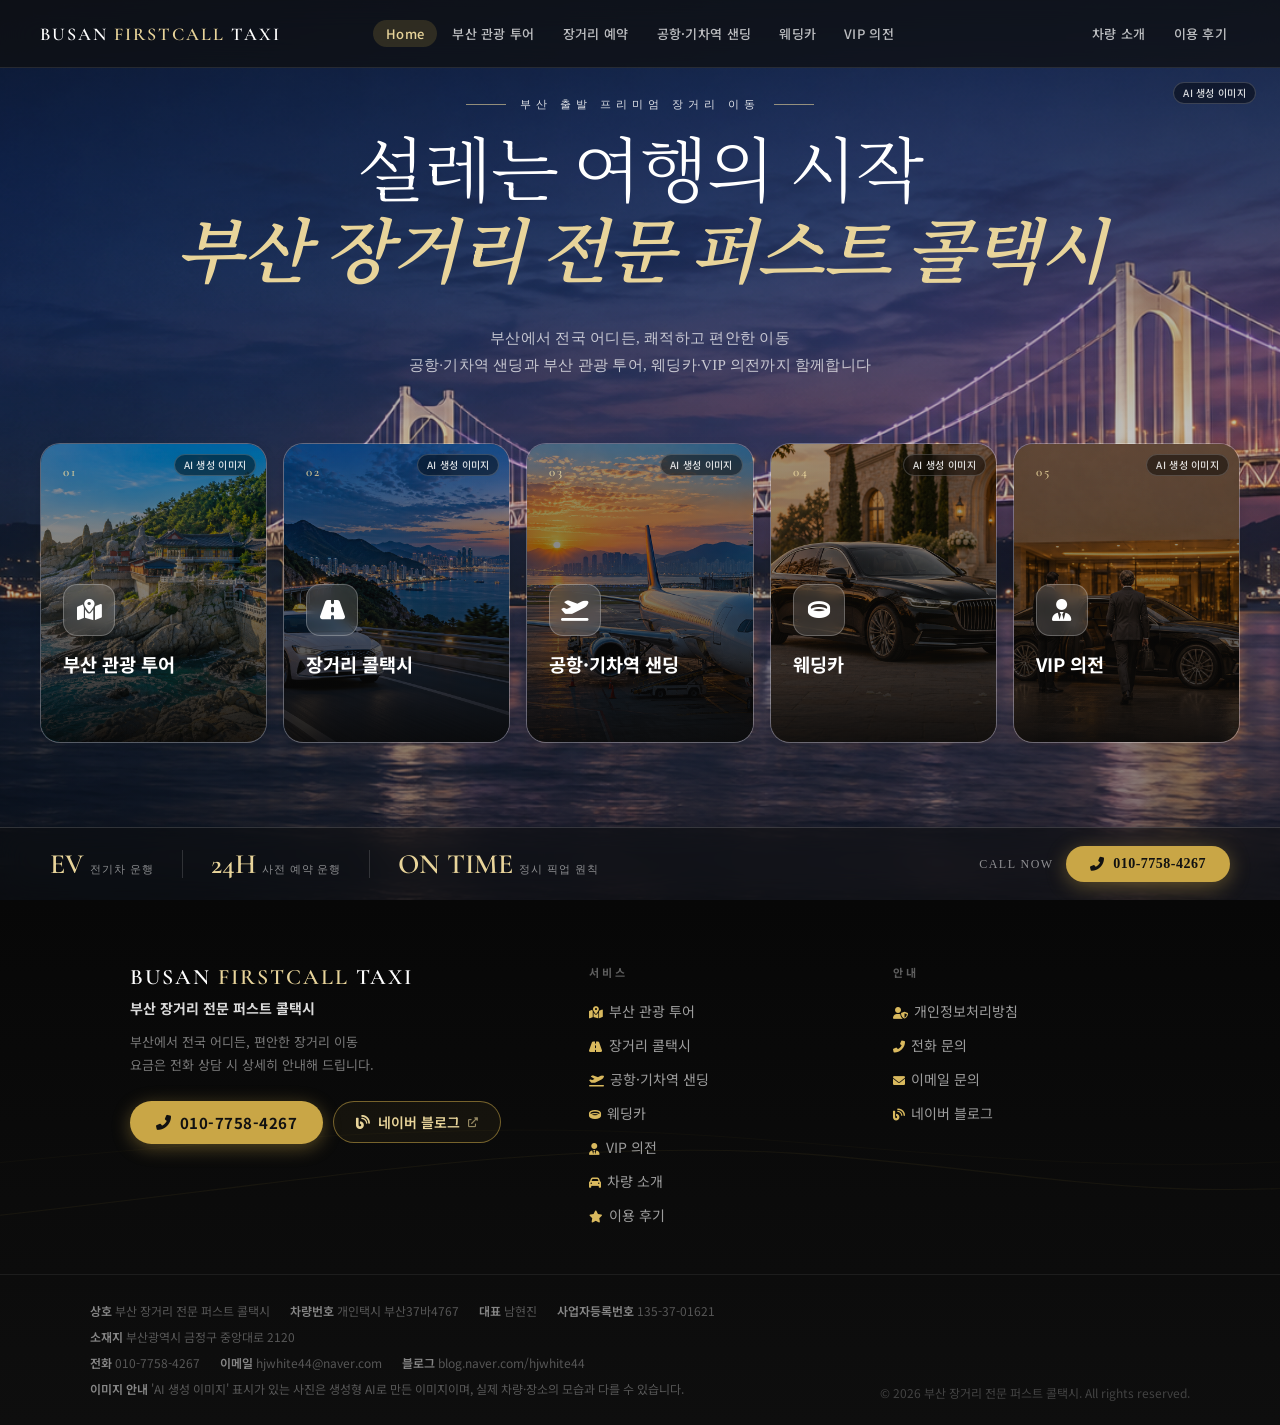
<file: index.html>
<!DOCTYPE html>
<html lang="ko">
<head>
    <meta charset="UTF-8">
    <meta name="theme-color" content="#0E0E0E">
    <meta name="viewport" content="width=device-width, initial-scale=1.0">
    <meta property="og:type" content="website">
    <meta property="og:url" content="https://busanfirstcall.com/index.html">
    <meta property="og:title" content="부산 장거리 전문 퍼스트 콜택시 | 장거리·공항·관광 콜택시">
    <meta property="og:description" content="부산 장거리 전문 퍼스트 콜택시 - 부산 출발 전국 장거리 콜택시, 김해공항·부산역 픽업/샌딩, 부산 관광 투어, 웨딩카, VIP 의전. 요금은 전화 상담으로 상세히 안내해 드립니다.">
    <meta property="og:image" content="https://busanfirstcall.com/og-image.jpg">
    <meta property="og:site_name" content="부산 장거리 전문 퍼스트 콜택시">
    <meta name="twitter:card" content="summary_large_image">
    <meta name="twitter:title" content="부산 장거리 전문 퍼스트 콜택시 | 장거리·공항·관광 콜택시">
    <meta name="twitter:description" content="부산 장거리 전문 퍼스트 콜택시 - 부산 출발 전국 장거리 콜택시, 김해공항·부산역 픽업/샌딩, 부산 관광 투어, 웨딩카, VIP 의전. 요금은 전화 상담으로 상세히 안내해 드립니다.">
    <meta name="description" content="부산 장거리 전문 퍼스트 콜택시 - 부산 출발 전국 장거리 콜택시, 김해공항·부산역 픽업/샌딩, 부산 관광 투어, 웨딩카, VIP 의전. 요금은 전화 상담으로 상세히 안내해 드립니다.">
    <title>부산 장거리 전문 퍼스트 콜택시 | 장거리·공항·관광 콜택시</title>
    <link rel="canonical" href="https://busanfirstcall.com/">
    <link rel="icon" href="favicon.ico" type="image/x-icon">
    <link href="https://fonts.googleapis.com/css2?family=Noto+Sans+KR:wght@300;400;500;700&family=Cormorant+Garamond:ital,wght@0,300;0,600;0,700;1,300;1,600&family=DM+Sans:wght@300;400;500&family=Noto+Serif+KR:wght@300;500;600;700&display=swap" rel="stylesheet">
    <link rel="stylesheet" href="https://cdnjs.cloudflare.com/ajax/libs/font-awesome/6.0.0/css/all.min.css">
    <style>
        *, *::before, *::after { box-sizing: border-box; margin: 0; padding: 0; }
        body, html {
            background: #F4F4F6; color: #ffffff;
            overflow-x: hidden;
        }
        a { text-decoration: none; color: inherit; }
        ul { list-style: none; }

        /* ── 히어로 래퍼 ── */
        .hero-section {
            position: relative; height: 100vh; overflow: hidden;
        }

        /* ── 배경 및 메인 ── */
        /* 배경 이미지를 못 불러와도 글씨가 보이도록 사진과 비슷한 밤바다 톤을 미리 깔아 둠 */
        .bg-ocean { position: absolute; inset: 0; z-index: 0; overflow: hidden; background: linear-gradient(180deg, #0B1430 0%, #1B2A5C 55%, #2A2350 75%, #0E0E0E 100%); }
        .bg-ocean img { width: 100%; height: 100%; object-fit: cover; object-position: 70% 45%; transform: scale(1.05); animation: slowDrift 30s ease-in-out infinite alternate; filter: brightness(0.78) saturate(0.95); }
        @keyframes slowDrift { from { transform: scale(1.05) translate(0, 0); } to { transform: scale(1.1) translate(-1%, 1%); } }
        .hero-ai-badge { top: calc(var(--bmt-h, 68px) + 14px); right: 24px; z-index: 15; }
        .bg-overlay-top { position: absolute; inset: 0; z-index: 1; background: linear-gradient(to bottom, rgba(14,14,14,0.50) 0%, rgba(28,28,28,0.10) 35%, rgba(201,166,70,0.05) 55%, rgba(14,14,14,0.45) 100%); }

        .hero { position: relative; z-index: 10; height: 100%; display: flex; flex-direction: column; align-items: center; justify-content: center; padding: 80px 40px 140px; }
        .hero-eyebrow { font-family: 'DM Sans', sans-serif; font-size: 11px; font-weight: 500; letter-spacing: 5px; color: rgba(255,255,255,0.88); opacity: 0; transform: translateY(12px); animation: fadeUp 0.9s ease 0.3s forwards; margin-bottom: 22px; display: flex; align-items: center; gap: 14px; }
        .hero-eyebrow::before, .hero-eyebrow::after { content: ''; width: 40px; height: 1px; background: rgba(232,212,154,0.6); }
        .hero-title { font-family: 'Cormorant Garamond', serif; font-size: clamp(38px, 5.5vw, 76px); font-weight: 300; line-height: 1.15; letter-spacing: -1px; color: #fff; text-align: center; opacity: 0; animation: fadeUp 1s ease 0.55s forwards; margin-bottom: 30px; }
        .hero-title em { font-style: italic; font-weight: 600; color: #E8D49A; }
        .hero-title .title-line { display: block; }
        .hero-title, .hero-sub { word-break: keep-all; }
        .hero-sub { font-size: 15px; font-weight: 300; color: rgba(255,255,255,0.72); letter-spacing: 0.3px; line-height: 1.8; text-align: center; opacity: 0; animation: fadeUp 1s ease 0.75s forwards; margin-bottom: 64px; }

        /* ── 서비스 카드 (글래스모피즘 반영) ── */
        .services { display: flex; gap: 16px; width: 100%; max-width: 1240px; opacity: 0; animation: fadeUp 1s ease 1s forwards; }
        .svc-card {
            position: relative; flex: 1 1 0; min-width: 0; height: 300px; border-radius: 20px; overflow: hidden; cursor: pointer;
            transition: flex-grow 0.55s cubic-bezier(0.4,0,0.2,1), box-shadow 0.4s ease, transform 0.4s ease, border-color 0.4s;
            border: 1px solid rgba(255,255,255,0.25); background: rgba(255,255,255,0.05); backdrop-filter: blur(8px);
            box-shadow: 0 4px 12px rgba(0,0,0,0.1);
        }
        .svc-card:hover { flex-grow: 1.55; border-color: #E8D49A; box-shadow: 0 20px 50px rgba(201,166,70,0.2), 0 10px 20px rgba(0,0,0,0.1); transform: translateY(-6px); }
        .svc-card .svc-bg { position: absolute; inset: 0; background-size: cover; background-position: center; transition: transform 0.6s ease; filter: brightness(0.62) saturate(1.15); }
        .svc-card:hover .svc-bg { transform: scale(1.06); filter: brightness(0.67) saturate(1.35); }
        .svc-card::after { content: ''; position: absolute; inset: 0; background: linear-gradient(to top, rgba(8,8,8,0.88) 0%, rgba(24,24,24,0.22) 50%, transparent 100%); z-index: 1; }
        .svc-body { position: absolute; inset: 0; z-index: 2; padding: 24px 22px; display: flex; flex-direction: column; justify-content: flex-end; }
        .svc-num { position: absolute; top: 20px; left: 22px; font-family: 'Cormorant Garamond', serif; font-size: 13px; font-weight: 600; color: rgba(232,212,154,0.85); letter-spacing: 2px; }
        .svc-icon { width: 52px; height: 52px; border-radius: 14px; background: rgba(255,255,255,0.14); border: 1px solid rgba(255,255,255,0.25); display: flex; align-items: center; justify-content: center; font-size: 22px; color: #fff; margin-bottom: 16px; backdrop-filter: blur(6px); transition: background 0.3s, border-color 0.3s; }
        .svc-card:hover .svc-icon { background: rgba(201,166,70,0.28); border-color: #E8D49A; color: #E8D49A; }
        .svc-title { font-family: 'Noto Sans KR', sans-serif; font-size: clamp(15px, 1.45vw, 20px); font-weight: 700; color: #fff; margin-bottom: 10px; line-height: 1.3; white-space: nowrap; }
        .svc-desc { font-size: 14px; font-weight: 300; color: rgba(255,255,255,0.75); line-height: 1.75; max-height: 0; overflow: hidden; transition: max-height 0.55s ease, opacity 0.45s ease; opacity: 0; }
        .svc-card:hover .svc-desc { max-height: 120px; opacity: 1; }
        .svc-arrow { display: inline-flex; align-items: center; gap: 6px; margin-top: 16px; font-size: 13px; font-weight: 700; color: #E8D49A; letter-spacing: 1.5px; opacity: 0; transform: translateX(-8px); transition: opacity 0.35s ease 0.1s, transform 0.35s ease 0.1s; }
        .svc-card:hover .svc-arrow, .svc-card.card-active .svc-arrow { opacity: 1; transform: translateX(0); }
        .svc-card:hover .svc-arrow i, .svc-card.card-active .svc-arrow i { animation: slideArrow 1.5s infinite ease-in-out; }
        @keyframes slideArrow { 0%, 100% { transform: translateX(0); } 50% { transform: translateX(4px); } }

        /* ── 하단 바 & 스크롤 힌트 ── */
        .bottom-bar { position: absolute; bottom: 0; left: 0; right: 0; z-index: 20; padding: 18px 50px; display: flex; align-items: center; justify-content: space-between; background: rgba(14,14,14, 0.50); backdrop-filter: blur(15px); border-top: 1px solid rgba(255,255,255,0.15); opacity: 0; animation: fadeIn 1.2s ease 1.4s forwards; }
        .bottom-stat { display: flex; align-items: baseline; gap: 6px; }
        .stat-num { font-family: 'Cormorant Garamond', serif; font-size: 28px; font-weight: 600; color: #E8D49A; line-height: 1; }
        .stat-label { font-size: 11px; font-weight: 300; color: rgba(255,255,255,0.52); letter-spacing: 1px; }
        .bottom-divider { width: 1px; height: 28px; background: rgba(255,255,255,0.15); }
        .bottom-cta { display: flex; align-items: center; gap: 12px; }
        .cta-label { font-size: 12px; font-weight: 300; color: rgba(255,255,255,0.52); letter-spacing: 1.5px; }
        .cta-phone { display: inline-flex; align-items: center; gap: 9px; padding: 10px 24px; background: #C9A646; color:#111111; border-radius: 40px; font-size: 14px; font-weight: 700; letter-spacing: 0.5px; transition: background 0.3s, transform 0.3s, box-shadow 0.3s; box-shadow: 0 4px 20px rgba(201,166,70,0.40); }
        .cta-phone:hover { background: #B08D35; transform: scale(1.04); box-shadow: 0 6px 28px rgba(201,166,70,0.55); }

        .scroll-hint { position: absolute; right: 40px; top: 50%; transform: translateY(-50%); z-index: 20; display: flex; flex-direction: column; align-items: center; gap: 8px; opacity: 0; animation: fadeIn 1.2s ease 1.6s forwards; }
        .scroll-hint span { font-size: 9px; letter-spacing: 3px; font-weight: 500; color: rgba(255,255,255,0.38); writing-mode: vertical-rl; }
        .scroll-line { width: 1px; height: 50px; background: linear-gradient(to bottom, rgba(232,212,154,0.55), transparent); animation: scrollPulse 2s ease-in-out infinite; }
        @keyframes scrollPulse { 0%, 100% { opacity: 0.4; transform: scaleY(1); } 50% { opacity: 0.9; transform: scaleY(0.6); } }

        /* ── 호버 팝업 (기존 복구 완료) ── */
        .bg-popup { position: fixed; inset: 0; z-index: 1050; opacity: 0; visibility: hidden; transition: opacity 0.5s ease, visibility 0.5s ease; background: rgba(8,8,8,0.92); pointer-events: none; overflow: hidden; display: flex; flex-direction: column; align-items: center; justify-content: center; }
        .bg-popup.active { pointer-events: all; opacity: 1; visibility: visible; }
        body.hover-active .hero-eyebrow, body.hover-active .hero-title, body.hover-active .hero-sub, body.hover-active .bottom-bar, body.hover-active .scroll-hint { opacity: 0.05; pointer-events: none; transition: opacity 0.5s; }
        body.hover-active #main-header { opacity: 0.15; transition: opacity 0.5s; }
        body.tour-active .svc-card:not(#card-tour), body.taxi-active .svc-card:not(#card-taxi), body.airport-active .svc-card:not(#card-airport), body.wedding-active .svc-card:not(#card-wedding), body.vip-active .svc-card:not(#card-vip) { opacity: 0.1; filter: blur(4px); pointer-events: none; }
        
        .overlay-title { font-family: 'Cormorant Garamond', serif; color: #fff; font-size: 28px; font-weight: 300; letter-spacing: 6px; text-transform: uppercase; opacity: 0; transform: translateY(-16px); transition: all 0.9s ease; margin-bottom: 4px; }
        .overlay-title em { font-style: italic; color: #E8D49A; }
        .bg-tour.active .overlay-title, .bg-taxi.active .overlay-title, .bg-airport.active .overlay-title, .bg-wedding.active .overlay-title, .bg-vip.active .overlay-title { transform: translateY(0); opacity: 1; }

        /* 투어 팝업 애니메이션 & 카드 */
        .marquee-wrapper { position: absolute; inset: 0; z-index: 1; opacity: 0.2; display: flex; align-items: center; overflow: hidden; }
        .marquee-track { display: flex; gap: 24px; width: max-content; animation: scrollLeft 120s linear infinite; }
        .bg-tour:not(.active) .marquee-track { animation-play-state: paused; }
        .bg-tour.active .marquee-track { animation-play-state: running; }
        .marquee-item { width: 380px; height: 520px; border-radius: 16px; overflow: hidden; flex-shrink: 0; }
        .marquee-item img { width: 100%; height: 100%; object-fit: cover; }
        @keyframes scrollLeft { from { transform: translateX(0); } to { transform: translateX(-50%); } }

        /* ── 투어 팝업 오버레이 ── */
        .tour-overlay-content {
            position: absolute; top: 50%; left: 50%;
            transform: translate(-50%, -50%);
            z-index: 10; display: flex; flex-direction: column;
            align-items: center; width: 100%; padding: 0 20px;
        }

        /* 탭 버튼 */
        .ctab-wrap { display: flex; gap: 8px; margin-bottom: 22px; }
        .ctab {
            padding: 9px 26px; border-radius: 40px; font-size: 12px;
            font-weight: 700; letter-spacing: 1.5px; cursor: pointer;
            border: 1.5px solid rgba(255,255,255,0.28);
            background: rgba(255,255,255,0.07); color: rgba(255,255,255,0.6);
            backdrop-filter: blur(8px); transition: all 0.3s;
            font-family: 'Noto Sans KR', sans-serif;
        }
        .ctab.active { background: #C9A646; border-color: #E8D49A; color:#111111; box-shadow: 0 4px 18px rgba(201,166,70,0.5); }
        .ctab:hover:not(.active) { background: rgba(255,255,255,0.14); color: #fff; }

        /* 코스 패널 */
        .cpanel { display: none; width: 100%; max-width: 1020px; }
        .cpanel.active { display: block; }

        /* 명소 카드 가로 그리드 */
        .spot-grid {
            display: grid;
            grid-template-columns: repeat(5, 1fr);
            gap: 10px;
            width: 100%;
        }


        .scard {
            background: rgba(20,20,20, 0.55);
            backdrop-filter: blur(16px);
            border: 1px solid rgba(220,220,226,0.15);
            border-radius: 16px;
            padding: 18px 10px 14px;
            text-align: center;
            opacity: 0; transform: translateY(20px);
            transition: opacity 0.5s ease, transform 0.5s ease,
                        border-color 0.3s, background 0.3s, box-shadow 0.3s;
            cursor: default;
        }
        .bg-tour.active .cpanel.active .scard { opacity: 1; transform: translateY(0); }
        .scard:hover {
            background: rgba(201,166,70,0.35);
            border-color: rgba(201,166,70,0.55);
            box-shadow: 0 8px 28px rgba(201,166,70,0.25);
            transform: translateY(-4px) !important;
        }
        .scard-num {
            font-family: 'Cormorant Garamond', serif;
            font-size: 10px; font-weight: 600;
            color: #D9B95E; letter-spacing: 2px;
            margin-bottom: 8px;
        }
        .scard-icon { font-size: 22px; line-height: 1; margin-bottom: 10px; color: #D9B95E; }
        .scard-name {
            font-size: 12px; font-weight: 700; color: #fff;
            line-height: 1.4; word-break: keep-all;
        }
        /* 카드마다 지연 */
        .scard:nth-child(1)  { transition-delay: 0.10s; }
        .scard:nth-child(2)  { transition-delay: 0.17s; }
        .scard:nth-child(3)  { transition-delay: 0.24s; }
        .scard:nth-child(4)  { transition-delay: 0.31s; }
        .scard:nth-child(5)  { transition-delay: 0.38s; }
        .scard:nth-child(6)  { transition-delay: 0.45s; }
        .scard:nth-child(7)  { transition-delay: 0.52s; }
        .scard:nth-child(8)  { transition-delay: 0.59s; }
        .scard:nth-child(9)  { transition-delay: 0.66s; }
        .scard:nth-child(10) { transition-delay: 0.73s; }

        /* B코스 임시 배지 */
        .temp-badge {
            display: inline-flex; align-items: center; gap: 6px;
            background: rgba(255,180,0,0.12); border: 1px solid rgba(255,180,0,0.35);
            color: #FFD060; font-size: 10px; font-weight: 700;
            padding: 4px 14px; border-radius: 20px; letter-spacing: 1px;
            margin-bottom: 14px;
        }

        /* 하단 정보 바 */
        .cinfo-bar {
            display: flex; align-items: center; justify-content: center;
            gap: 22px; margin-top: 16px;
            background: rgba(0,0,0,0.5); backdrop-filter: blur(12px);
            border: 1px solid rgba(220,220,226,0.1);
            border-radius: 40px; padding: 10px 28px;
        }
        .cib { display: flex; align-items: center; gap: 7px; font-size: 12px; color: rgba(255,255,255,0.7); white-space: nowrap; }
        .cib i { color: #D9B95E; font-size: 12px; }
        .cib strong { color: #fff; }
        .cib-sep { width: 1px; height: 14px; background: rgba(255,255,255,0.15); }

        /* 택시 팝업 애니메이션 & 카드 */
        .taxi-img-box { position: absolute; inset: 0; z-index: 0; }
        .taxi-img-box img { width: 100%; height: 100%; object-fit: cover; filter: brightness(0.45); transition: transform 20s cubic-bezier(0.25,0.1,0.25,1); }
        .bg-taxi.active .taxi-img-box img { transform: scale(1.3); }
        .taxi-overlay-content { position: absolute; top: 10vh; left: 50%; transform: translateX(-50%); z-index: 10; display: flex; flex-direction: column; align-items: center; width: 100%; }
        .taxi-info-container { width: 820px; max-width: 92vw; margin-top: 22px; display: flex; flex-direction: column; gap: 18px; }
        .glass-box { background: rgba(18,18,18,0.65); backdrop-filter: blur(14px); border: 1px solid rgba(220,220,226,0.14); border-radius: 18px; padding: 32px; text-align: center; box-shadow: 0 15px 35px rgba(0,0,0,0.4); opacity: 0; transform: translateY(24px); transition: all 0.8s ease; }
        .bg-taxi.active .glass-box { opacity: 1; transform: translateY(0); }
        .bg-taxi.active .coverage-box { transition-delay: 0.1s; }
        .bg-taxi.active .feature-box:nth-child(1) { transition-delay: 0.3s; }
        .bg-taxi.active .feature-box:nth-child(2) { transition-delay: 0.4s; }
        .coverage-header h3 { color: #fff; font-size: 24px; margin: 0 0 4px; font-weight: 700; }
        .coverage-header .sub-text { color: rgba(255,255,255,0.5); font-size: 13px; }
        .route-visual { display: flex; align-items: center; justify-content: space-between; margin: 28px 0; padding: 0 10px; }
        .route-visual span { color: #fff; font-weight: 700; font-size: 17px; background: rgba(201,166,70,0.2); padding: 9px 22px; border-radius: 30px; border: 1px solid rgba(201,166,70,0.4); letter-spacing: 1px; }
        .route-line { flex-grow: 1; height: 2px; background: repeating-linear-gradient(90deg,rgba(255,255,255,0.25) 0,rgba(255,255,255,0.25) 8px,transparent 8px,transparent 18px); margin: 0 18px; position: relative; }
        .moving-car { position: absolute; top: -13px; left: 0; color: #D9B95E; font-size: 24px; animation: drive 3.5s ease-in-out infinite; }
        @keyframes drive { 0%{left:0;opacity:0} 10%{opacity:1} 85%{opacity:1} 100%{left:95%;opacity:0} }
        .region-tags { display: flex; flex-wrap: wrap; gap: 8px; justify-content: center; }
        .region-tags span { color: rgba(255,255,255,0.85); font-size: 13px; background: rgba(255,255,255,0.08); padding: 7px 16px; border-radius: 20px; transition: all 0.3s; }
        .region-tags span:hover { background: #C9A646; color:#111111; }
        .taxi-features { display: grid; grid-template-columns: 1fr 1fr; gap: 16px; }
        .feature-box { padding: 26px 20px; }
        .feature-box i { font-size: 36px; color: #D9B95E; margin-bottom: 16px; }
        .feature-box h4 { color: #fff; font-size: 20px; margin: 0 0 10px; font-weight: 700; }
        .feature-box p { color: rgba(255,255,255,0.65); font-size: 14px; line-height: 1.6; margin: 0; }

        /* 공항 팝업 애니메이션 & 카드 */
        .airport-img-box { position: absolute; inset: 0; z-index: 0; }
        .airport-img-box img { width: 100%; height: 100%; object-fit: cover; filter: brightness(0.45); transition: transform 15s ease-out; }
        .bg-airport.active .airport-img-box img { transform: translate(-5%,5%) scale(1.15); }
        .airport-overlay-content { position: absolute; top: 12vh; left: 50%; transform: translateX(-50%); z-index: 10; display: flex; flex-direction: column; align-items: center; width: 100%; }
        .timeline-container { display: flex; justify-content: center; align-items: center; gap: 16px; width: 1060px; max-width: 95vw; margin-top: 28px; }
        .timeline-step { background: rgba(18,18,18,0.70); backdrop-filter: blur(14px); border: 1px solid rgba(220,220,226,0.14); border-radius: 18px; padding: 36px 18px; width: 230px; text-align: center; box-shadow: 0 15px 35px rgba(0,0,0,0.35); opacity: 0; transform: translateY(24px); transition: all 0.8s ease; position: relative; overflow: hidden; }
        .bg-airport.active .timeline-step:nth-child(1) { opacity:1; transform:translateY(0); transition-delay:0.2s; }
        .bg-airport.active .timeline-step:nth-child(3) { opacity:1; transform:translateY(0); transition-delay:0.4s; }
        .bg-airport.active .timeline-step:nth-child(5) { opacity:1; transform:translateY(0); transition-delay:0.6s; }
        .bg-airport.active .timeline-step:nth-child(7) { opacity:1; transform:translateY(0); transition-delay:0.8s; }
        .timeline-arrow { color: rgba(255,255,255,0.25); font-size: 18px; opacity: 0; transition: all 0.8s ease; }
        .bg-airport.active .timeline-arrow:nth-child(2) { opacity:1; transition-delay:0.3s; }
        .bg-airport.active .timeline-arrow:nth-child(4) { opacity:1; transition-delay:0.5s; }
        .bg-airport.active .timeline-arrow:nth-child(6) { opacity:1; transition-delay:0.7s; }
        .step-icon { width: 64px; height: 64px; background: rgba(201,166,70,0.10); border: 1px solid #C9A646; color: rgba(255,255,255,0.85); border-radius: 50%; display: flex; align-items: center; justify-content: center; font-size: 26px; margin: 0 auto 18px; transition: all 0.4s; }
        .timeline-step:hover .step-icon { background: #C9A646; color:#111111; }
        .step-num { position: absolute; top: 8px; left: 14px; color: rgba(255,255,255,0.04); font-size: 52px; font-weight: 900; font-family: 'Cormorant Garamond', serif; line-height: 1; }
        .timeline-step h4 { color: #fff; font-size: 17px; margin: 0 0 10px; font-weight: 700; }
        .timeline-step p { color: rgba(255,255,255,0.65); font-size: 13px; line-height: 1.6; margin: 0; }
        .guarantees-container { display: flex; justify-content: center; gap: 18px; width: 1060px; max-width: 95vw; margin-top: 30px; }
        .guarantee-box { background: rgba(255,255,255,0.04); backdrop-filter: blur(8px); border: 1px solid rgba(220,220,226,0.10); border-radius: 14px; padding: 22px; display: flex; align-items: center; gap: 18px; flex: 1; opacity: 0; transform: translateY(16px); transition: all 0.8s ease; }
        .bg-airport.active .guarantee-box:nth-child(1) { transition-delay:1.0s; opacity:1; transform:translateY(0); }
        .bg-airport.active .guarantee-box:nth-child(2) { transition-delay:1.2s; opacity:1; transform:translateY(0); }
        .bg-airport.active .guarantee-box:nth-child(3) { transition-delay:1.4s; opacity:1; transform:translateY(0); }
        .guarantee-icon { font-size: 28px; color: #D9B95E; }
        .guarantee-text h5 { color: #fff; font-size: 15px; margin: 0 0 5px; font-weight: 700; }
        .guarantee-text p { color: rgba(255,255,255,0.6); font-size: 12px; line-height: 1.5; margin: 0; }

        /* ── 웨딩·VIP 팝업 공통 ── */
        /* 이미지 파일이 없으면 뒤쪽 그라데이션이 대신 보입니다 */
        .feature-bg { position: fixed; inset: 0; z-index: 0; background-size: cover; background-position: center; filter: brightness(0.45); transition: transform 15s ease-out; }
        .bg-wedding.active .feature-bg, .bg-vip.active .feature-bg { transform: scale(1.12); }
        .feature-overlay-content { position: relative; z-index: 10; display: flex; flex-direction: column; align-items: center; width: 100%; max-height: 100%; overflow-y: auto; padding: 48px 20px; }
        .fcard-grid { display: grid; grid-template-columns: repeat(3, 1fr); gap: 16px; width: 1020px; max-width: 100%; margin-top: 26px; }
        .fcard { background: rgba(18,18,18,0.68); backdrop-filter: blur(14px); border: 1px solid rgba(220,220,226,0.14); border-radius: 18px; padding: 32px 22px; text-align: center; box-shadow: 0 15px 35px rgba(0,0,0,0.35); opacity: 0; transform: translateY(24px); transition: opacity 0.8s ease, transform 0.8s ease; }
        .bg-wedding.active .fcard, .bg-vip.active .fcard { opacity: 1; transform: translateY(0); }
        .fcard:nth-child(1) { transition-delay: 0.15s; }
        .fcard:nth-child(2) { transition-delay: 0.3s; }
        .fcard:nth-child(3) { transition-delay: 0.45s; }
        .fcard-icon { width: 64px; height: 64px; background: rgba(201,166,70,0.10); border: 1px solid #C9A646; color: #E8D49A; border-radius: 50%; display: flex; align-items: center; justify-content: center; font-size: 25px; margin: 0 auto 18px; }
        .fcard h4 { color: #fff; font-size: 18px; margin: 0 0 10px; font-weight: 700; word-break: keep-all; }
        .fcard p { color: rgba(255,255,255,0.68); font-size: 14px; line-height: 1.65; margin: 0; word-break: keep-all; }
        .feature-overlay-content .cinfo-bar { margin-top: 20px; flex-wrap: wrap; }

        @keyframes fadeUp { from { opacity: 0; transform: translateY(20px); } to { opacity: 1; transform: translateY(0); } }
        @keyframes fadeIn { from { opacity: 0; } to { opacity: 1; } }

        #page-transition-overlay { position: fixed; inset: 0; background: #F4F4F6; z-index: 9999; opacity: 0; pointer-events: none; transition: opacity 0.4s ease; }

        /* ── 모바일 반응형 ── */
        /* 작은 노트북 화면: 카드와 제목 높이를 줄여 한 화면에 맞춤 */
        @media (min-width: 769px) and (max-height: 860px) {
            .hero { padding: 76px 40px 92px; }
            .hero-eyebrow { margin-bottom: 14px; }
            .hero-title { font-size: clamp(34px, 4.2vw, 58px); margin-bottom: 16px; }
            .hero-sub { font-size: 14px; margin-bottom: 26px; }
            .svc-card { height: 236px; }
        }
        /* 태블릿: 카드 5장을 좁은 폭에 맞춤 */
        @media (min-width: 769px) and (max-width: 1000px) {
            .hero { padding-left: 20px; padding-right: 20px; }
            .services { gap: 10px; }
            .svc-body { padding: 18px 14px; }
            .svc-num { left: 14px; top: 16px; }
            .svc-title { white-space: normal; word-break: keep-all; font-size: 15px; }
            .svc-desc { font-size: 12.5px; }
            .svc-icon { width: 44px; height: 44px; font-size: 18px; margin-bottom: 12px; }
            .svc-arrow { font-size: 11px; }
            .bottom-bar { padding: 12px 20px; }
            .bottom-bar > div:first-child { gap: 18px !important; }
            .bottom-stat { flex-direction: column; gap: 2px; }
            .stat-num { font-size: 20px; white-space: nowrap; }
            .stat-label { white-space: nowrap; }
            .cta-label { display: none; }
            .cta-phone { white-space: nowrap; }
        }
        @media (max-width: 768px) {
            /* 카드가 5장이라 화면보다 길어질 수 있으므로 잘리지 않고 스크롤되게 함 */
            .bg-ocean img { object-position: 82% 45%; }
            .hero-ai-badge { right: 14px; top: 78px; }
            .hero-section { height: auto; min-height: 100vh; min-height: 100svh; }
            .hero { height: auto; min-height: 100vh; min-height: 100svh; padding: 112px 20px 160px; justify-content: flex-end; }
            .hero-title { font-size: clamp(28px, 7vw, 48px); margin-bottom: 16px; }
            .hero-sub { font-size: 13px; margin-bottom: 28px; }
            .services { flex-direction: column; align-items: stretch; gap: 10px; width: 100%; max-width: 400px; margin: 0 auto; }
            .svc-card { flex: none; width: 100%; height: 110px; border-radius: 16px; }
            .svc-card:hover { flex-grow: 0; transform: none; }
            /* 모바일: 항상 설명 표시 */
            .svc-desc { max-height: 60px !important; opacity: 1 !important; font-size: 12px !important; }
            .svc-arrow { opacity: 1 !important; transform: translateX(0) !important; }
            .svc-body { padding: 14px 16px; flex-direction: row; align-items: center; gap: 12px; justify-content: flex-start; }
            .svc-icon { width: 40px; height: 40px; font-size: 16px; margin-bottom: 0; flex-shrink: 0; border-radius: 10px; }
            .svc-num { position: static; font-size: 10px; display: none; }
            .svc-title { font-size: 15px; margin-bottom: 4px; }
            .svc-text-col { display: flex; flex-direction: column; }
            /* bottom bar */
            .bottom-bar { padding: 10px 16px; flex-wrap: wrap; gap: 8px; justify-content: space-between; }
            .bottom-stat .stat-num { font-size: 18px; }
            .bottom-stat .stat-label { font-size: 10px; }
            .bottom-divider { height: 20px; }
            .cta-phone { padding: 8px 18px; font-size: 13px; }
            .scroll-hint { display: none; }
            /* 팝업 모바일 */
            .tour-overlay-content { padding: 0 12px; top: 56px; transform: translateX(-50%); }
            .overlay-title { font-size: 18px; letter-spacing: 2px; }
            .spot-grid { grid-template-columns: repeat(3, 1fr) !important; gap: 6px; }
            .scard { padding: 10px 6px 8px; border-radius: 10px; }
            .scard-icon { font-size: 16px; margin-bottom: 6px; }
            .scard-name { font-size: 10px; }
            .cpanel { max-width: 100%; }
            .cinfo-bar { flex-wrap: wrap; gap: 8px; padding: 8px 14px; font-size: 11px; }
            .cib-sep { display: none; }
            .taxi-info-container { width: 100%; padding: 0 12px; margin-top: 12px; }
            .taxi-features { grid-template-columns: 1fr !important; gap: 10px; }
            .glass-box { padding: 20px 16px; }
            .coverage-header h3 { font-size: 18px; }
            .route-visual { margin: 16px 0; }
            .route-visual span { font-size: 14px; padding: 7px 14px; }
            .feature-box h4 { font-size: 16px; }
            .timeline-container { flex-direction: column; align-items: center; width: 100%; padding: 0 12px; gap: 8px; }
            .timeline-step { width: 100%; max-width: 340px; padding: 20px 16px; }
            .timeline-arrow { transform: rotate(90deg); }
            .guarantees-container { flex-direction: column; width: 100%; padding: 0 12px; gap: 10px; }
            .guarantee-box { padding: 14px; }
            .popup-close { top: 14px; right: 14px; width: 38px; height: 38px; font-size: 15px; }
            .popup-cta-btn { margin-top: 14px; padding: 12px 24px; font-size: 13px; }
            .taxi-overlay-content { top: 56px; }
            .fcard-grid { grid-template-columns: 1fr; gap: 10px; margin-top: 14px; }
            .fcard { padding: 18px 16px; }
            .fcard-icon { width: 46px; height: 46px; font-size: 18px; margin-bottom: 10px; }
            .fcard h4 { font-size: 16px; margin-bottom: 6px; }
            .fcard p { font-size: 13px; }
            .airport-overlay-content { top: 56px; }
            .ctab { padding: 7px 18px; font-size: 11px; }
            .ctab-wrap { gap: 6px; margin-bottom: 14px; }
        }
        /* 모바일: 팝업 내용이 화면보다 길 때 스크롤 가능 */
        @media (max-width: 768px) {
            .bg-popup { overflow-y: auto; -webkit-overflow-scrolling: touch; justify-content: flex-start; }
            .tour-overlay-content, .taxi-overlay-content, .airport-overlay-content, .feature-overlay-content {
                position: relative !important; top: auto !important; left: auto !important;
                transform: none !important; padding: 72px 12px 40px !important; }
            .feature-overlay-content { max-height: none; overflow: visible; }
        }
        .svc-card:focus-visible { outline: 2px solid #E8D49A; outline-offset: 3px; }
        @media (max-width: 480px) {
            .bottom-bar > div:first-child { gap: 12px !important; width: 100%; justify-content: space-between; }
            .bottom-stat { flex-direction: column; align-items: flex-start; gap: 2px; }
            .bottom-stat .stat-num { font-size: 16px; white-space: nowrap; }
            .bottom-stat .stat-label { font-size: 9.5px; white-space: nowrap; }
            .bottom-cta { width: 100%; justify-content: space-between; }
            .spot-grid { grid-template-columns: repeat(2, 1fr) !important; }
            .hero-eyebrow { font-size: 9px; letter-spacing: 3px; }
            .services { max-width: 100%; }
        }

        /* ── 팝업 닫기 버튼 ── */
        .popup-close {
            position: fixed; top: 24px; right: 32px; z-index: 1100;
            width: 44px; height: 44px; border-radius: 50%;
            background: rgba(255,255,255,0.1); border: 1.5px solid rgba(255,255,255,0.25);
            color: rgba(255,255,255,0.8); font-size: 18px;
            display: flex; align-items: center; justify-content: center;
            cursor: pointer; backdrop-filter: blur(8px);
            transition: background 0.2s, color 0.2s, border-color 0.2s, transform 0.2s;
        }
        .popup-close:hover { background: rgba(255,60,60,0.45); border-color: rgba(255,100,100,0.6); color: #fff; transform: scale(1.1); }

        /* 활성 카드 테두리 강조 */
        .svc-card.card-active { border-color: #C9A646 !important; box-shadow: 0 20px 50px rgba(201,166,70,0.25), 0 10px 20px rgba(0,0,0,0.1) !important; }

        /* ── 팝업 하단 CTA 버튼 ── */
        .popup-cta-btn {
            display: inline-flex; align-items: center; gap: 10px;
            margin-top: 24px; padding: 14px 36px;
            background: #C9A646; color:#111111;
            border-radius: 40px; font-size: 15px; font-weight: 700;
            letter-spacing: 0.3px; text-decoration: none;
            box-shadow: 0 6px 24px rgba(201,166,70,0.45);
            transition: background 0.25s, transform 0.25s, box-shadow 0.25s;
            position: relative; z-index: 20;
        }
        .popup-cta-btn:hover { background: #B08D35; transform: scale(1.04); box-shadow: 0 8px 32px rgba(201,166,70,0.6); }
    </style>
    <script type="application/ld+json">
    {
      "@context": "https://schema.org",
      "@type": "TaxiService",
      "name": "부산 장거리 전문 퍼스트 콜택시",
      "url": "https://busanfirstcall.com/",
      "sameAs": ["https://blog.naver.com/hjwhite44"],
      "telephone": "+82-10-7758-4267",
      "areaServed": ["부산광역시", "대한민국"],
      "provider": {
        "@type": "LocalBusiness",
        "name": "부산 장거리 전문 퍼스트 콜택시",
        "telephone": "+82-10-7758-4267",
        "email": "hjwhite44@naver.com",
        "address": { "@type": "PostalAddress", "streetAddress": "중앙대로 2120", "addressLocality": "금정구", "addressRegion": "부산광역시", "addressCountry": "KR" },
        "sameAs": ["https://blog.naver.com/hjwhite44"]
      }
    }
    </script>
</head>
<body class="is-fullscreen">
    <script src="header.js"></script>

    <div class="hero-section">
        <div class="bg-ocean">
            <img src="main-hero.png" width="1922" height="732" alt="광안대교 야경" onerror="this.style.display='none'">
        </div>
        <div class="bg-overlay-top"></div>
        <span class="bmt-ai-badge hero-ai-badge">AI 생성 이미지</span>

        <div class="hero">
            <p class="hero-eyebrow">부산 출발 프리미엄 장거리 이동</p>
            <h1 class="hero-title">
                <span class="title-line">설레는 여행의 시작</span>
                <span class="title-line"><em>부산 장거리 전문 퍼스트 콜택시</em></span>
            </h1>
            <p class="hero-sub">
                부산에서 전국 어디든, 쾌적하고 편안한 이동<br>
                공항·기차역 샌딩과 부산 관광 투어, 웨딩카·VIP 의전까지 함께합니다
            </p>
            <div class="services">
                <div class="svc-card" id="card-tour" role="button" tabindex="0">
                    <div class="svc-bg" style="background-image:url('해동 용궁사.png')"></div><span class="bmt-ai-badge bmt-ai-badge--tr">AI 생성 이미지</span>
                    <div class="svc-body">
                        <span class="svc-num">01</span>
                        <div class="svc-icon"><i class="fas fa-map-marked-alt"></i></div>
                        <div class="svc-text-col">
                            <div class="svc-title">부산 관광 투어</div>
                            <p class="svc-desc">부산 주요 명소 맞춤 투어<br>요금은 전화 상담 시 안내</p>
                            <span class="svc-arrow">EXPLORE <i class="fas fa-arrow-right"></i></span>
                        </div>
                    </div>
                </div>
                <div class="svc-card" id="card-taxi" role="button" tabindex="0">
                    <div class="svc-bg" style="background-image:url('예약.png')"></div><span class="bmt-ai-badge bmt-ai-badge--tr">AI 생성 이미지</span>
                    <div class="svc-body">
                        <span class="svc-num">02</span>
                        <div class="svc-icon"><i class="fas fa-road"></i></div>
                        <div class="svc-text-col">
                            <div class="svc-title">장거리 콜택시</div>
                            <p class="svc-desc">전국 어디든 쾌적한 이동<br>최신형 차량 · 전화 상담 요금 안내</p>
                            <span class="svc-arrow">EXPLORE <i class="fas fa-arrow-right"></i></span>
                        </div>
                    </div>
                </div>
                <div class="svc-card" id="card-airport" role="button" tabindex="0">
                    <div class="svc-bg" style="background-image:url('샌딩.png')"></div><span class="bmt-ai-badge bmt-ai-badge--tr">AI 생성 이미지</span>
                    <div class="svc-body">
                        <span class="svc-num">03</span>
                        <div class="svc-icon"><i class="fas fa-plane-departure"></i></div>
                        <div class="svc-text-col">
                            <div class="svc-title">공항·기차역 샌딩</div>
                            <p class="svc-desc">김해공항 · 부산역 픽업/샌딩<br>항공편·열차 일정 맞춤 배차</p>
                            <span class="svc-arrow">EXPLORE <i class="fas fa-arrow-right"></i></span>
                        </div>
                    </div>
                </div>
                <div class="svc-card" id="card-wedding" role="button" tabindex="0">
                    <div class="svc-bg" style="background-image:url('웨딩.png'),linear-gradient(135deg,#0E0E0E 0%,#1E1E1E 55%,#3B3222 100%)"></div><span class="bmt-ai-badge bmt-ai-badge--tr">AI 생성 이미지</span>
                    <div class="svc-body">
                        <span class="svc-num">04</span>
                        <div class="svc-icon"><i class="fas fa-ring"></i></div>
                        <div class="svc-text-col">
                            <div class="svc-title">웨딩카</div>
                            <p class="svc-desc">신랑·신부, 혼주 이동부터<br>신혼여행 공항 샌딩까지</p>
                            <span class="svc-arrow">EXPLORE <i class="fas fa-arrow-right"></i></span>
                        </div>
                    </div>
                </div>
                <div class="svc-card" id="card-vip" role="button" tabindex="0">
                    <div class="svc-bg" style="background-image:url('의전.png'),linear-gradient(135deg,#0E0E0E 0%,#1E1E1E 55%,#3B3222 100%)"></div><span class="bmt-ai-badge bmt-ai-badge--tr">AI 생성 이미지</span>
                    <div class="svc-body">
                        <span class="svc-num">05</span>
                        <div class="svc-icon"><i class="fas fa-user-tie"></i></div>
                        <div class="svc-text-col">
                            <div class="svc-title">VIP 의전</div>
                            <p class="svc-desc">바이어·임원·귀빈 이동<br>일정에 맞춘 전용 차량 의전</p>
                            <span class="svc-arrow">EXPLORE <i class="fas fa-arrow-right"></i></span>
                        </div>
                    </div>
                </div>
            </div>
        </div>

        <div class="bottom-bar">
            <div style="display:flex;align-items:center;gap:28px">
                <div class="bottom-stat"><span class="stat-num">EV</span><span class="stat-label">전기차 운행</span></div>
                <div class="bottom-divider"></div>
                <div class="bottom-stat"><span class="stat-num">24H</span><span class="stat-label">사전 예약 운행</span></div>
                <div class="bottom-divider"></div>
                <div class="bottom-stat"><span class="stat-num">ON TIME</span><span class="stat-label">정시 픽업 원칙</span></div>
            </div>
            <div class="bottom-cta">
                <span class="cta-label">CALL NOW</span>
                <a href="tel:010-7758-4267" class="cta-phone"><i class="fas fa-phone-alt"></i> 010-7758-4267</a>
            </div>
        </div>

    </div><!-- /.hero-section -->

    <div id="page-transition-overlay"></div>
    <button id="global-popup-close" class="popup-close" style="display:none" aria-label="닫기"><i class="fas fa-times"></i></button>

    <div class="bg-popup bg-tour" id="bg-tour">
        <span class="bmt-ai-badge bmt-ai-badge--popup">배경 · AI 생성 이미지</span>
        <div class="marquee-wrapper"><div class="marquee-track">
            <div class="marquee-item"><img src="해동 용궁사.png" alt="해동용궁사"></div>
            <div class="marquee-item"><img src="감천문화마을.png" alt="감천문화마을"></div>
            <div class="marquee-item"><img src="부산 광안리 야경.png" alt="광안대교"></div>
            <div class="marquee-item"><img src="태종대.png" alt="태종대"></div>
            <div class="marquee-item"><img src="해운대.png" alt="해운대"></div>
            <div class="marquee-item"><img src="해동 용궁사.png" alt="해동용궁사"></div>
            <div class="marquee-item"><img src="감천문화마을.png" alt="감천문화마을"></div>
            <div class="marquee-item"><img src="부산 광안리 야경.png" alt="광안대교"></div>
            <div class="marquee-item"><img src="태종대.png" alt="태종대"></div>
            <div class="marquee-item"><img src="해운대.png" alt="해운대"></div>
        </div></div>
        <div class="tour-overlay-content">
            <h2 class="overlay-title">RECOMMENDED <em>COURSES</em></h2>

            <div class="ctab-wrap">
                <button class="ctab active" data-cpanel="cpanel-a">A 코스</button>
                <button class="ctab" data-cpanel="cpanel-b">B 코스</button>
            </div>

            <div class="cpanel active" id="cpanel-a">
                <div class="spot-grid">
                    <div class="scard"><div class="scard-num">01</div><div class="scard-icon"><i class="fas fa-water"></i></div><div class="scard-name">광안리<br>해수욕장</div></div>
                    <div class="scard"><div class="scard-num">02</div><div class="scard-icon"><i class="fas fa-landmark"></i></div><div class="scard-name">동백섬<br>누리마루</div></div>
                    <div class="scard"><div class="scard-num">03</div><div class="scard-icon"><i class="fas fa-umbrella-beach"></i></div><div class="scard-name">해운대<br>해수욕장</div></div>
                    <div class="scard"><div class="scard-num">04</div><div class="scard-icon"><i class="fas fa-city"></i></div><div class="scard-name">엘시티<br>스카이라운지</div></div>
                    <div class="scard"><div class="scard-num">05</div><div class="scard-icon"><i class="fas fa-moon"></i></div><div class="scard-name">달맞이길</div></div>
                    <div class="scard"><div class="scard-num">06</div><div class="scard-icon"><i class="fas fa-place-of-worship"></i></div><div class="scard-name">해동<br>용궁사</div></div>
                    <div class="scard"><div class="scard-num">07</div><div class="scard-icon"><i class="fas fa-train"></i></div><div class="scard-name">블루라인<br>파크</div></div>
                    <div class="scard"><div class="scard-num">08</div><div class="scard-icon"><i class="fas fa-shopping-bag"></i></div><div class="scard-name">신세계<br>백화점</div></div>
                    <div class="scard"><div class="scard-num">09</div><div class="scard-icon"><i class="fas fa-film"></i></div><div class="scard-name">영화의<br>전당</div></div>
                    <div class="scard"><div class="scard-num">10</div><div class="scard-icon"><i class="fas fa-building"></i></div><div class="scard-name">마린시티</div></div>
                </div>
            </div>

            <div class="cpanel" id="cpanel-b">
                <div class="spot-grid">
                    <div class="scard"><div class="scard-num">01</div><div class="scard-icon"><i class="fas fa-palette"></i></div><div class="scard-name">감천<br>문화마을</div></div>
                    <div class="scard"><div class="scard-num">02</div><div class="scard-icon"><i class="fas fa-tram"></i></div><div class="scard-name">송도<br>해상케이블카</div></div>
                    <div class="scard"><div class="scard-num">03</div><div class="scard-icon"><i class="fas fa-person-walking"></i></div><div class="scard-name">송도<br>용궁구름다리</div></div>
                    <div class="scard"><div class="scard-num">04</div><div class="scard-icon"><i class="fas fa-monument"></i></div><div class="scard-name">용두산<br>전망대</div></div>
                    <div class="scard"><div class="scard-num">05</div><div class="scard-icon"><i class="fas fa-fish"></i></div><div class="scard-name">자갈치<br>시장</div></div>
                    <div class="scard"><div class="scard-num">06</div><div class="scard-icon"><i class="fas fa-store"></i></div><div class="scard-name">국제시장</div></div>
                    <div class="scard"><div class="scard-num">07</div><div class="scard-icon"><i class="fas fa-book-open"></i></div><div class="scard-name">보수동<br>책방골목</div></div>
                    <div class="scard"><div class="scard-num">08</div><div class="scard-icon"><i class="fas fa-house-chimney-window"></i></div><div class="scard-name">흰여울<br>문화마을</div></div>
                    <div class="scard"><div class="scard-num">09</div><div class="scard-icon"><i class="fas fa-sailboat"></i></div><div class="scard-name">오륙도</div></div>
                </div>
            </div>

            <div class="cinfo-bar">
                <div class="cib"><i class="fas fa-phone-alt"></i> 요금 <strong>전화 상담 시 상세 안내</strong></div>
                <div class="cib-sep"></div>
                <div class="cib"><i class="fas fa-clock"></i> 반나절 · 종일 선택</div>
                <div class="cib-sep"></div>
                <div class="cib"><i class="fas fa-car"></i> 전용 차량 &amp; 기사 포함</div>
                <div class="cib-sep"></div>
                <div class="cib"><i class="fas fa-sliders-h"></i> 명소 자유 조합 가능</div>
            </div>
            <a href="tour-reservation.html" class="popup-cta-btn" onclick="event.stopPropagation()"><i class="fas fa-map-marked-alt"></i> 관광 투어 예약하기 <i class="fas fa-arrow-right"></i></a>
        </div>
    </div>

    <div class="bg-popup bg-taxi" id="bg-taxi">
        <span class="bmt-ai-badge bmt-ai-badge--popup">배경 · AI 생성 이미지</span>
        <div class="taxi-img-box"><img src="예약.png" alt="야간 주행"></div>
        <div class="taxi-overlay-content">
            <h2 class="overlay-title">LONG DISTANCE <em>SERVICE</em></h2>
            <div class="taxi-info-container">
                <div class="coverage-box glass-box">
                    <div class="coverage-header"><h3>전국 어디든 운행 가능</h3><span class="sub-text">(단, 제주도 및 울릉도 제외)</span></div>
                    <div class="route-visual">
                        <span class="origin">부산</span>
                        <div class="route-line"><i class="fas fa-car-side moving-car"></i></div>
                        <span class="destination">목적지</span>
                    </div>
                    <div class="region-tags"><span>#서울</span><span>#경기</span><span>#인천</span><span>#강원</span><span>#충청</span><span>#전라</span><span>#경상</span></div>
                </div>
                <div class="taxi-features">
                    <div class="feature-box glass-box"><i class="fas fa-bolt"></i><h4>전기차 & 프리미엄 차량</h4><p>정숙한 최신형 차량으로 소음과 진동을 최소화.<br>장거리 이동에도 피로감이 덜합니다.</p></div>
                    <div class="feature-box glass-box"><i class="fas fa-user-tie"></i><h4>친절한 택시 기사</h4><p>철저한 서비스 마인드 교육 이수.<br>안전하고 정중하게 VIP로 모십니다.</p></div>
                </div>
            </div>
            <a href="long-distance-reservation.html" class="popup-cta-btn" onclick="event.stopPropagation()"><i class="fas fa-road"></i> 장거리 예약하기 <i class="fas fa-arrow-right"></i></a>
        </div>
    </div>

    <div class="bg-popup bg-airport" id="bg-airport">
        <span class="bmt-ai-badge bmt-ai-badge--popup">배경 · AI 생성 이미지</span>
        <div class="airport-img-box"><img src="샌딩.png" alt="공항 활주로"></div>
        <div class="airport-overlay-content">
            <h2 class="overlay-title">AIRPORT TRANSFER <em>PROCESS</em></h2>
            <div class="timeline-container">
                <div class="timeline-step"><span class="step-num">01</span><div class="step-icon"><i class="fas fa-clock"></i></div><h4>예약 & 스케줄 확인</h4><p>비행 시간에 맞춘<br>여유로운 픽업 시간 조율</p></div>
                <i class="fas fa-chevron-right timeline-arrow"></i>
                <div class="timeline-step"><span class="step-num">02</span><div class="step-icon"><i class="fas fa-suitcase-rolling"></i></div><h4>자택 앞 픽업</h4><p>도어 투 도어 서비스<br>수하물 적재 지원</p></div>
                <i class="fas fa-chevron-right timeline-arrow"></i>
                <div class="timeline-step"><span class="step-num">03</span><div class="step-icon"><i class="fas fa-couch"></i></div><h4>안락한 이동</h4><p>최적 경로로 정시성 확보<br>비행 전 피로 없는 주행</p></div>
                <i class="fas fa-chevron-right timeline-arrow"></i>
                <div class="timeline-step"><span class="step-num">04</span><div class="step-icon"><i class="fas fa-plane-departure"></i></div><h4>공항 출국장 하차</h4><p>해당 항공사 게이트<br>가장 가까운 곳에 하차</p></div>
            </div>
            <div class="guarantees-container">
                <div class="guarantee-box"><i class="fas fa-plane-arrival guarantee-icon"></i><div class="guarantee-text"><h5>실시간 항공편 트래킹</h5><p>지연·연착 시에도 걱정 마세요.<br>비행 스케줄에 맞춰 유동적으로 대기합니다.</p></div></div>
                <div class="guarantee-box"><i class="fas fa-check-circle guarantee-icon"></i><div class="guarantee-text"><h5>정시 픽업 원칙</h5><p>비행·열차 일정에 맞춰<br>여유 있게 배차합니다.</p></div></div>
                <div class="guarantee-box"><i class="fas fa-receipt guarantee-icon"></i><div class="guarantee-text"><h5>전화 상담 요금 안내</h5><p>출발지·일정에 맞춰<br>요금을 미리 상세히 안내해 드립니다.</p></div></div>
            </div>
            <a href="airport-sending.html" class="popup-cta-btn" onclick="event.stopPropagation()"><i class="fas fa-plane-departure"></i> 공항 샌딩 예약하기 <i class="fas fa-arrow-right"></i></a>
        </div>
    </div>

    <div class="bg-popup bg-wedding" id="bg-wedding">
        <span class="bmt-ai-badge bmt-ai-badge--popup">배경 · AI 생성 이미지</span>
        <div class="feature-bg" style="background-image:url('웨딩.png'),linear-gradient(135deg,#0E0E0E 0%,#1E1E1E 55%,#3B3222 100%)"></div>
        <div class="feature-overlay-content">
            <h2 class="overlay-title">WEDDING <em>CAR</em></h2>
            <div class="fcard-grid">
                <div class="fcard"><div class="fcard-icon"><i class="fas fa-ring"></i></div><h4>예식 당일 이동</h4><p>메이크업샵에서 예식장까지<br>하루 일정에 맞춰 여유 있게 모십니다.</p></div>
                <div class="fcard"><div class="fcard-icon"><i class="fas fa-users"></i></div><h4>혼주·가족·하객 이동</h4><p>세단부터 최대 11인 쏠라티까지<br>인원에 맞춰 배차해 드립니다.</p></div>
                <div class="fcard"><div class="fcard-icon"><i class="fas fa-plane-departure"></i></div><h4>신혼여행 출발</h4><p>예식 후 김해공항·부산역까지<br>수하물과 함께 편안하게 모십니다.</p></div>
            </div>
            <div class="cinfo-bar">
                <div class="cib"><i class="fas fa-phone-alt"></i> 요금 <strong>전화 상담 시 상세 안내</strong></div>
                <div class="cib-sep"></div>
                <div class="cib"><i class="fas fa-car"></i> 그랜저 · 아이오닉 6 · 쏠라티</div>
                <div class="cib-sep"></div>
                <div class="cib"><i class="fas fa-road"></i> 타 지역 예식도 운행</div>
            </div>
            <a href="wedding-car.html" class="popup-cta-btn" onclick="event.stopPropagation()"><i class="fas fa-ring"></i> 웨딩카 예약하기 <i class="fas fa-arrow-right"></i></a>
        </div>
    </div>

    <div class="bg-popup bg-vip" id="bg-vip">
        <span class="bmt-ai-badge bmt-ai-badge--popup">배경 · AI 생성 이미지</span>
        <div class="feature-bg" style="background-image:url('의전.png'),linear-gradient(135deg,#0E0E0E 0%,#1E1E1E 55%,#3B3222 100%)"></div>
        <div class="feature-overlay-content">
            <h2 class="overlay-title">VIP <em>ESCORT</em></h2>
            <div class="fcard-grid">
                <div class="fcard"><div class="fcard-icon"><i class="fas fa-handshake"></i></div><h4>바이어·귀빈 의전</h4><p>김해공항·부산역 픽업부터<br>호텔과 미팅 장소까지 일정대로 모십니다.</p></div>
                <div class="fcard"><div class="fcard-icon"><i class="fas fa-user-tie"></i></div><h4>임원·비즈니스 이동</h4><p>장거리 출장도 정숙한 차량에서<br>업무와 휴식에 집중하실 수 있습니다.</p></div>
                <div class="fcard"><div class="fcard-icon"><i class="fas fa-users"></i></div><h4>행사·단체 의전</h4><p>쏠라티 등 인원에 맞는 차량으로<br>행사와 워크숍 이동을 돕습니다.</p></div>
            </div>
            <div class="cinfo-bar">
                <div class="cib"><i class="fas fa-phone-alt"></i> 요금 <strong>전화 상담 시 상세 안내</strong></div>
                <div class="cib-sep"></div>
                <div class="cib"><i class="fas fa-car"></i> 그랜저 · 싼타페 · 쏠라티</div>
                <div class="cib-sep"></div>
                <div class="cib"><i class="fas fa-route"></i> 일정·동선 사전 조율</div>
            </div>
            <a href="vip-service.html" class="popup-cta-btn" onclick="event.stopPropagation()"><i class="fas fa-user-tie"></i> VIP 의전 예약하기 <i class="fas fa-arrow-right"></i></a>
        </div>
    </div>

    <script>
        document.addEventListener('DOMContentLoaded', () => {
            const overlay = document.getElementById('page-transition-overlay');
            overlay.style.opacity = '1'; overlay.style.transition = 'none';
            requestAnimationFrame(() => requestAnimationFrame(() => {
                overlay.style.transition = 'opacity 0.6s ease'; overlay.style.opacity = '0';
            }));
            function navigateTo(url) {
                overlay.style.opacity = '1'; overlay.style.pointerEvents = 'all';
                setTimeout(() => { window.location.href = url; }, 400);
            }
            // 투어 팝업 탭 전환
            document.querySelectorAll('.ctab').forEach(tab => {
                tab.addEventListener('click', function(e) {
                    e.stopPropagation();
                    document.querySelectorAll('.ctab').forEach(t => t.classList.remove('active'));
                    document.querySelectorAll('.cpanel').forEach(p => p.classList.remove('active'));
                    this.classList.add('active');
                    const panel = document.getElementById(this.dataset.cpanel);
                    if (panel) {
                        // 카드 숨기기 → 패널 전환 → 카드 등장
                        panel.querySelectorAll('.scard').forEach(s => {
                            s.style.opacity = '0';
                            s.style.transform = 'translateY(20px)';
                        });
                        panel.classList.add('active');
                        setTimeout(() => {
                            panel.querySelectorAll('.scard').forEach(s => {
                                s.style.opacity = '';
                                s.style.transform = '';
                            });
                        }, 40);
                    }
                });
            });

            const cards = [
                { id:'card-tour', bg:'bg-tour', bodyClass:'tour-active', href:'tour-reservation.html' },
                { id:'card-taxi', bg:'bg-taxi', bodyClass:'taxi-active', href:'long-distance-reservation.html' },
                { id:'card-airport', bg:'bg-airport', bodyClass:'airport-active', href:'airport-sending.html' },
                { id:'card-wedding', bg:'bg-wedding', bodyClass:'wedding-active', href:'wedding-car.html' },
                { id:'card-vip', bg:'bg-vip', bodyClass:'vip-active', href:'vip-service.html' }
            ];

            const globalClose = document.getElementById('global-popup-close');

            function closeAll() {
                cards.forEach(c => {
                    const bgEl = document.getElementById(c.bg);
                    const cardEl = document.getElementById(c.id);
                    if (bgEl) bgEl.classList.remove('active');
                    if (cardEl) cardEl.classList.remove('card-active');
                    document.body.classList.remove(c.bodyClass);
                });
                document.body.classList.remove('hover-active');
                globalClose.style.display = 'none';
            }

            cards.forEach(({ id, bg, bodyClass, href }) => {
                const cardEl = document.getElementById(id);
                const bgEl = document.getElementById(bg);
                if (!cardEl || !bgEl) return;

                cardEl.addEventListener('click', (e) => {
                    const isAlreadyOpen = bgEl.classList.contains('active');
                    closeAll();
                    if (!isAlreadyOpen) {
                        bgEl.classList.add('active');
                        cardEl.classList.add('card-active');
                        document.body.classList.add('hover-active', bodyClass);
                        globalClose.style.display = 'flex';
                    }
                });
            });

            // 키보드: Enter/Space로 카드 열기, ESC로 팝업 닫기
            cards.forEach(({ id }) => {
                const el = document.getElementById(id);
                if (el) el.addEventListener('keydown', e => {
                    if (e.key === 'Enter' || e.key === ' ') { e.preventDefault(); el.click(); }
                });
            });
            document.addEventListener('keydown', e => { if (e.key === 'Escape') closeAll(); });

            // 닫기 버튼
            globalClose.addEventListener('click', (e) => {
                e.stopPropagation();
                closeAll();
            });

            // 팝업 배경(콘텐츠 외부) 클릭 시 닫힘
            document.querySelectorAll('.bg-popup').forEach(popup => {
                popup.addEventListener('click', (e) => {
                    if (e.target === popup) closeAll();
                });
            });
            document.addEventListener('click', (e) => {
                const link = e.target.closest('a[href]'); if (!link) return;
                const href = link.getAttribute('href');
                if (!href || href.startsWith('tel:') || href.startsWith('sms:') || href.startsWith('mailto:') || href.startsWith('http') || href.startsWith('#')) return;
                e.preventDefault(); navigateTo(href);
            });
        });
    </script>
    <script src="footer.js"></script>
</body>
</html>
</file>
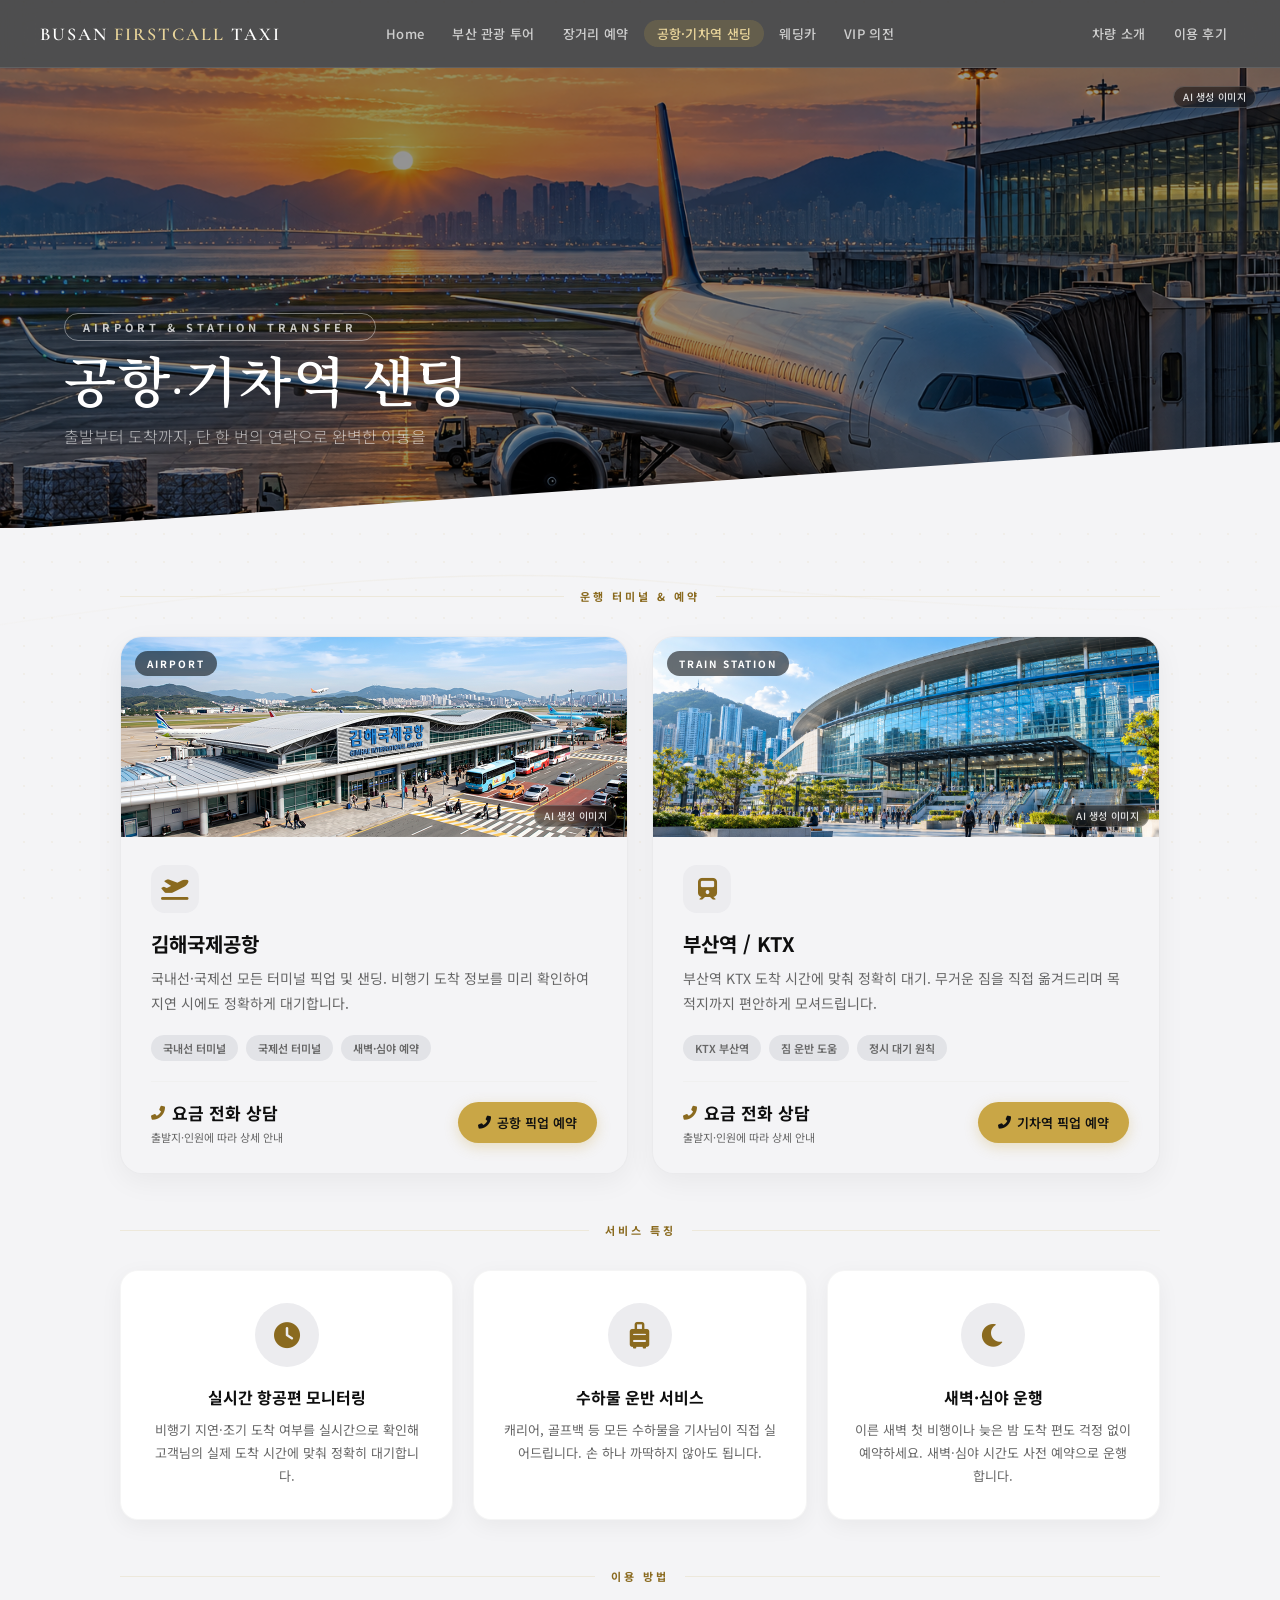
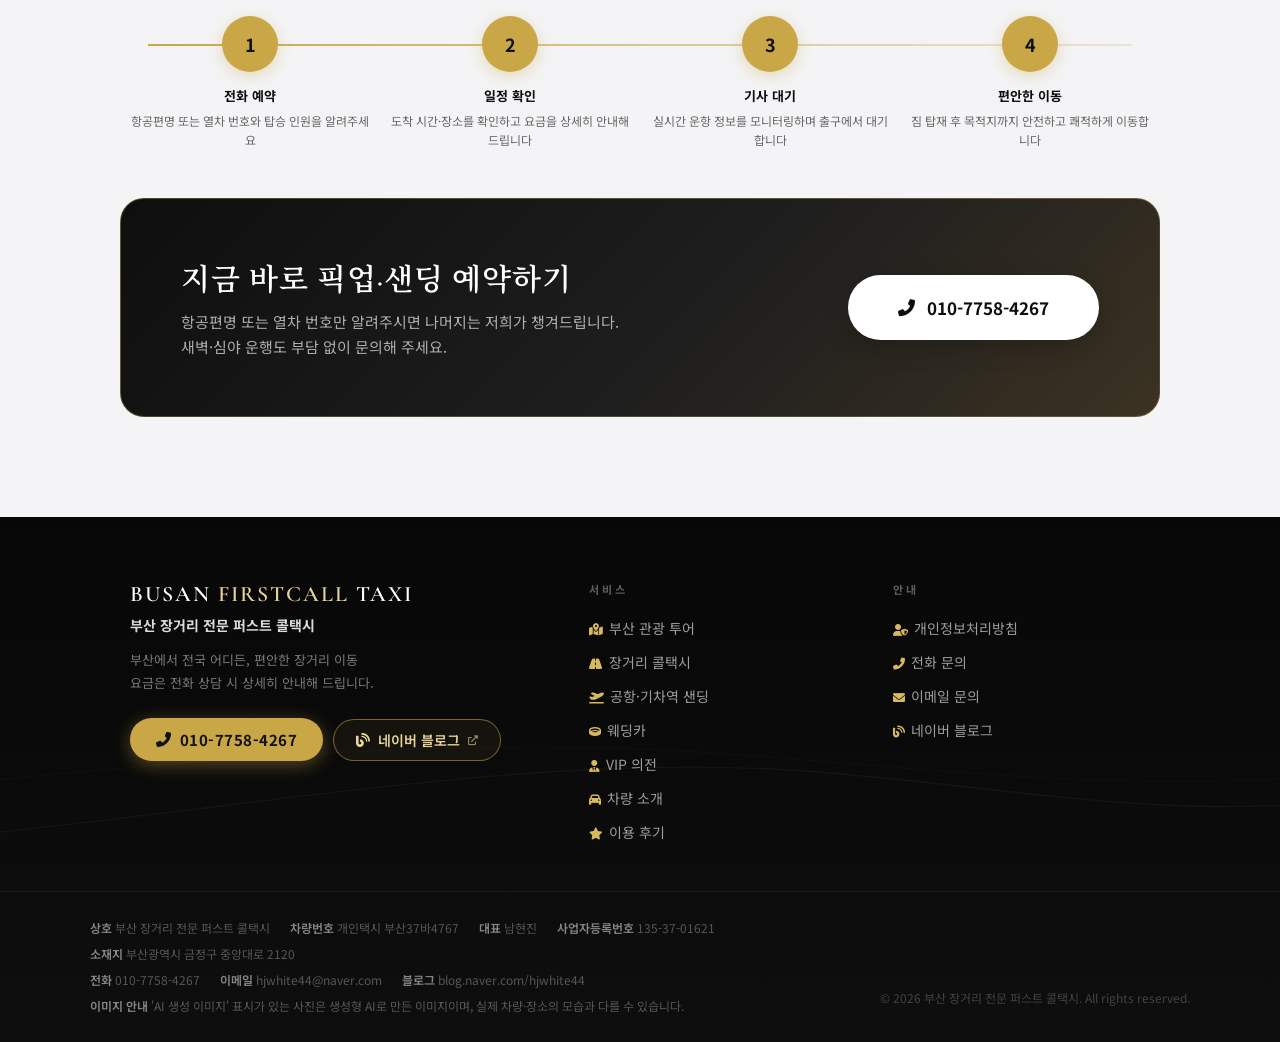
<file: airport-sending.html>
<!DOCTYPE html>
<html lang="ko">
<head>
    <meta charset="UTF-8">
    <meta name="theme-color" content="#0E0E0E">
    <meta name="viewport" content="width=device-width, initial-scale=1.0">
    <meta property="og:type" content="website">
    <meta property="og:url" content="https://busanfirstcall.com/airport-sending.html">
    <meta property="og:title" content="공항·기차역 샌딩 | 부산 장거리 전문 퍼스트 콜택시">
    <meta property="og:description" content="김해국제공항·부산역 KTX 픽업과 샌딩. 항공편·열차 일정에 맞춘 배차, 수하물 적재 지원, 새벽·심야 운행.">
    <meta property="og:image" content="https://busanfirstcall.com/og-image.jpg">
    <meta property="og:site_name" content="부산 장거리 전문 퍼스트 콜택시">
    <meta name="twitter:card" content="summary_large_image">
    <meta name="twitter:title" content="공항·기차역 샌딩 | 부산 장거리 전문 퍼스트 콜택시">
    <meta name="twitter:description" content="김해국제공항·부산역 KTX 픽업과 샌딩. 항공편·열차 일정에 맞춘 배차, 수하물 적재 지원, 새벽·심야 운행.">
    <meta name="description" content="김해국제공항·부산역 KTX 픽업과 샌딩. 항공편·열차 일정에 맞춘 배차, 수하물 적재 지원, 새벽·심야 운행.">
    <title>공항·기차역 샌딩 | 부산 장거리 전문 퍼스트 콜택시</title>
    <link rel="canonical" href="https://busanfirstcall.com/airport-sending.html">
    <link rel="icon" href="favicon.ico" type="image/x-icon">
    <link href="https://fonts.googleapis.com/css2?family=Noto+Sans+KR:wght@300;400;500;700&family=Cormorant+Garamond:ital,wght@0,300;0,600;0,700;1,300;1,600&family=Noto+Serif+KR:wght@300;500;600;700&display=swap" rel="stylesheet">
    <link rel="stylesheet" href="https://cdnjs.cloudflare.com/ajax/libs/font-awesome/6.0.0/css/all.min.css">
    <style>
        :root{--primary:#0E0E0E;--point:#8A6A1F;--point-bg:#C9A646;--point-light:#ECECEF;--bg-main:#F4F4F6;--white:#ffffff;--text-dark:#333333;--text-gray:#666666}
        *,*::before,*::after{box-sizing:border-box}
        body,html{margin:0;padding:0;font-family:'Noto Sans KR',sans-serif;background-color:#F4F4F6;color:var(--text-dark);overflow-x:hidden}
        a{text-decoration:none;color:inherit}
        ul{list-style:none;margin:0;padding:0}

        /* ── 히어로 ── */
        .page-header{
            padding:0;position:relative;height:460px;overflow:hidden;
            display:flex;align-items:flex-end;
        }
        .page-header::before{content:'';position:absolute;inset:0;background:url('샌딩.png') center/cover;filter:brightness(.58);transition:transform 20s ease-out}
        .page-header:hover::before{transform:scale(1.04)}
        .page-header::after{
            content:'';position:absolute;bottom:-2px;left:0;width:100%;height:88px;background:#F4F4F6;clip-path:polygon(0 100%,100% 0,100% 100%)}
        .page-header-inner{position:relative;z-index:2;padding:0 64px 80px;width:100%}
        .eyebrow{
            display:inline-block;border:1px solid rgba(255,255,255,.4);
            color:rgba(255,255,255,.75);font-size:11px;font-weight:700;letter-spacing:4px;
            padding:5px 18px;border-radius:30px;margin-bottom:14px;
        }
        .page-header h1{
            font-family:'Cormorant Garamond',serif!important;font-size:54px;color:#fff;margin:0 0 10px;letter-spacing:2px;line-height:1.1;font-weight:600
        }
        .page-header p{font-size:16px;color:rgba(255,255,255,.65);margin:0;font-weight:300}

        /* ── 컨텐츠 ── */
        .content{max-width:1100px;margin:0 auto 100px;padding:60px 30px 0}

        /* ── 섹션 라벨 ── */
        .section-label{display:flex;align-items:center;gap:16px;margin-bottom:32px}
        .section-label .line{flex:1;height:1px;background:rgba(201,166,70,.15)}
        .section-label span{font-size:11px;font-weight:700;letter-spacing:3px;color:#8A6A1F;white-space:nowrap}

        /* ── 터미널 카드 ── */
        .terminal-grid{display:grid;grid-template-columns:1fr 1fr;gap:24px;margin-bottom:48px}

        .terminal-card{
            background:#F4F4F6;border-radius:22px;overflow:hidden;
            border:1px solid rgba(0,0,0,.04);
            box-shadow:0 8px 28px rgba(0,0,0,.05);
            display:flex;flex-direction:column;
            transition:transform .4s,box-shadow .4s,opacity .5s;
            opacity:0;transform:translateY(24px);
        }
        .terminal-card.visible{opacity:1;transform:translateY(0)}
        .terminal-card:hover{transform:translateY(-8px);box-shadow:0 20px 50px rgba(201,166,70,.12)}

        .terminal-img{
            height:200px;overflow:hidden;position:relative;
        }
        .terminal-img img{width:100%;height:100%;object-fit:cover;transition:transform .6s ease}
        .terminal-card:hover .terminal-img img{transform:scale(1.06)}
        .terminal-img-badge{
            position:absolute;top:14px;left:14px;
            background:rgba(0,0,0,.55);backdrop-filter:blur(6px);
            color:#fff;font-size:10px;font-weight:700;letter-spacing:2px;
            padding:5px 12px;border-radius:20px;
        }

        .terminal-body{padding:28px 30px;flex-grow:1;display:flex;flex-direction:column}
        .terminal-icon{
            width:48px;height:48px;border-radius:14px;
            background:var(--point-light);display:flex;align-items:center;justify-content:center;
            margin-bottom:16px;flex-shrink:0;
        }
        .terminal-icon i{font-size:22px;color:var(--point)}
        .terminal-body h3{font-size:20px;font-weight:700;color:var(--primary);margin:0 0 8px}
        .terminal-body p{font-size:14px;color:var(--text-gray);line-height:1.75;margin:0 0 20px;flex-grow:1}

        .terminal-tags{display:flex;gap:8px;flex-wrap:wrap;margin-bottom:20px}
        .tag{
            background:#E2E3E7;color:var(--text-gray);
            font-size:11px;font-weight:600;padding:5px 12px;border-radius:20px;
        }
        .terminal-price-row{
            display:flex;align-items:center;justify-content:space-between;gap:12px;
            border-top:1px solid #f0f0f0;padding-top:18px;
        }
        .terminal-price{display:flex;align-items:baseline;gap:2px;flex-wrap:wrap}
        .price-amount{font-size:28px;font-weight:700;color:var(--primary);letter-spacing:-1px;line-height:1}
        .price-unit{font-size:14px;font-weight:600;color:var(--primary);margin-left:1px}
        .price-ask{font-size:17px;font-weight:700;color:var(--primary);display:inline-flex;align-items:center;gap:7px}
        .price-ask i{color:var(--point);font-size:14px}
        .price-label{font-size:11px;color:var(--text-gray);width:100%;margin-top:2px}
        .terminal-btn{
            display:inline-flex;align-items:center;gap:6px;
            padding:11px 20px;background:var(--point-bg);color:#111111;
            border-radius:35px;font-size:13px;font-weight:600;
            box-shadow:0 4px 14px rgba(201,166,70,.3);transition:.3s;white-space:nowrap;
        }
        .terminal-btn:hover{background:#B08D35;transform:scale(1.03)}

        /* ── 특징 그리드 ── */
        .feature-grid{display:grid;grid-template-columns:repeat(3,1fr);gap:20px;margin-bottom:48px}
        .feature-card{
            background:#F4F4F6;border-radius:18px;padding:32px 26px;text-align:center;
            box-shadow:0 6px 22px rgba(0,0,0,.05);border:1px solid rgba(0,0,0,.04);
            transition:transform .4s,box-shadow .4s,opacity .5s;
            opacity:0;transform:translateY(24px);
        }
        .feature-card.visible{opacity:1;transform:translateY(0)}
        .feature-card:hover{transform:translateY(-6px);box-shadow:0 16px 40px rgba(201,166,70,.1)}
        .feature-icon-wrap{
            width:64px;height:64px;border-radius:50%;background:var(--point-light);
            display:flex;align-items:center;justify-content:center;margin:0 auto 18px;
        }
        .feature-icon-wrap i{font-size:26px;color:var(--point)}
        .feature-card h3{font-size:16px;font-weight:700;color:var(--primary);margin:0 0 10px}
        .feature-card p{font-size:13px;color:var(--text-gray);line-height:1.75;margin:0}

        /* ── 이용 프로세스 ── */
        .process-section{margin-bottom:48px}
        .process-steps{display:flex;gap:0;position:relative}
        .process-steps::before{
            content:'';position:absolute;top:28px;left:28px;right:28px;height:2px;
            background:linear-gradient(90deg,var(--point-bg),rgba(201,166,70,.2));
            z-index:0;
        }
        .process-step{
            flex:1;text-align:center;position:relative;z-index:1;
            opacity:0;transform:translateY(16px);
            transition:opacity .5s,transform .5s;
        }
        .process-step.visible{opacity:1;transform:translateY(0)}
        .step-num{
            width:56px;height:56px;border-radius:50%;
            background:var(--point-bg);color:#111111;
            font-size:18px;font-weight:700;
            display:flex;align-items:center;justify-content:center;
            margin:0 auto 14px;
            box-shadow:0 4px 16px rgba(201,166,70,.35);
        }
        .step-label{font-size:13px;font-weight:700;color:var(--primary);margin-bottom:6px}
        .step-desc{font-size:12px;color:var(--text-gray);line-height:1.6;padding:0 8px}

        /* ── CTA ── */
        .cta-box{
            background:linear-gradient(135deg,#0E0E0E 0%,#1E1E1E 55%,#3B3222 100%);
            border-radius:24px;padding:56px 60px;
            display:flex;align-items:center;justify-content:space-between;gap:40px;
        }
        .cta-box h2{font-family:'Cormorant Garamond',serif!important;font-size:30px;color:#fff;margin:0 0 10px;font-weight:600;letter-spacing:1px}
        .cta-box p{font-size:15px;color:rgba(255,255,255,.65);margin:0;line-height:1.7}
        .btn-cta{
            display:inline-flex;align-items:center;gap:12px;
            padding:20px 50px;background:#fff;color:var(--primary);
            border-radius:40px;font-size:17px;font-weight:700;white-space:nowrap;
            box-shadow:0 8px 24px rgba(0,0,0,.2);transition:.3s;flex-shrink:0;
        }
        .btn-cta:hover{background:var(--point-bg);color:#111111;transform:scale(1.04)}

        #page-transition-overlay{position:fixed;top:0;left:0;width:100%;height:100%;background:#F4F4F6;z-index:9999;opacity:0;pointer-events:none;transition:opacity .4s ease}

        @media(max-width:900px){
            .terminal-grid{grid-template-columns:1fr}
            .feature-grid{grid-template-columns:1fr}
            .process-steps{flex-direction:column;gap:16px;align-items:center}
            .process-steps::before{display:none}
            .process-step{width:100%;max-width:340px;text-align:center}
            .cta-box{flex-direction:column;padding:36px 24px;text-align:center}
            .btn-cta{width:100%;justify-content:center;padding:16px 24px;font-size:15px}
            .page-header h1{font-size:36px}
            .page-header-inner{padding:0 24px 60px}
        }
        @media(max-width:600px){
            .page-header{height:320px}
            .page-header h1{font-size:28px}
            .terminal-body{padding:20px}
            .terminal-price-row{flex-direction:column;align-items:flex-start;gap:10px}
            .terminal-btn{width:100%;justify-content:center}
        }
    </style>
    <link rel="stylesheet" href="common.css">
</head>
<body>
    <script src="header.js"></script>
    <div id="page-transition-overlay"></div>

    <div class="page-header">
        <span class="bmt-ai-badge bmt-ai-badge--hero">AI 생성 이미지</span>
        <div class="page-header-inner">
            <span class="eyebrow">AIRPORT &amp; STATION TRANSFER</span>
            <h1>공항·기차역 샌딩</h1>
            <p>출발부터 도착까지, 단 한 번의 연락으로 완벽한 이동을</p>
        </div>
    </div>

    <div class="content">

        <div class="section-label">
            <div class="line"></div>
            <span>운행 터미널 &amp; 예약</span>
            <div class="line"></div>
        </div>
        <div class="terminal-grid">
            <div class="terminal-card">
                <div class="terminal-img">
                    <img src="김해국제공항.png" alt="김해국제공항"><span class="bmt-ai-badge bmt-ai-badge--br">AI 생성 이미지</span>
                    <span class="terminal-img-badge">AIRPORT</span>
                </div>
                <div class="terminal-body">
                    <div class="terminal-icon"><i class="fas fa-plane-departure"></i></div>
                    <h3>김해국제공항</h3>
                    <p>국내선·국제선 모든 터미널 픽업 및 샌딩. 비행기 도착 정보를 미리 확인하여 지연 시에도 정확하게 대기합니다.</p>
                    <div class="terminal-tags">
                        <span class="tag">국내선 터미널</span>
                        <span class="tag">국제선 터미널</span>
                        <span class="tag">새벽·심야 예약</span>
                    </div>
                    <div class="terminal-price-row">
                        <div class="terminal-price">
                            <span class="price-ask"><i class="fas fa-phone-alt"></i> 요금 전화 상담</span>
                            <span class="price-label">출발지·인원에 따라 상세 안내</span>
                        </div>
                        <a href="tel:010-7758-4267" class="terminal-btn"><i class="fas fa-phone-alt"></i> 공항 픽업 예약</a>
                    </div>
                </div>
            </div>

            <div class="terminal-card">
                <div class="terminal-img">
                    <img src="부산역.png" alt="부산역 / KTX"><span class="bmt-ai-badge bmt-ai-badge--br">AI 생성 이미지</span>
                    <span class="terminal-img-badge">TRAIN STATION</span>
                </div>
                <div class="terminal-body">
                    <div class="terminal-icon"><i class="fas fa-train"></i></div>
                    <h3>부산역 / KTX</h3>
                    <p>부산역 KTX 도착 시간에 맞춰 정확히 대기. 무거운 짐을 직접 옮겨드리며 목적지까지 편안하게 모셔드립니다.</p>
                    <div class="terminal-tags">
                        <span class="tag">KTX 부산역</span>
                        <span class="tag">짐 운반 도움</span>
                        <span class="tag">정시 대기 원칙</span>
                    </div>
                    <div class="terminal-price-row">
                        <div class="terminal-price">
                            <span class="price-ask"><i class="fas fa-phone-alt"></i> 요금 전화 상담</span>
                            <span class="price-label">출발지·인원에 따라 상세 안내</span>
                        </div>
                        <a href="tel:010-7758-4267" class="terminal-btn"><i class="fas fa-phone-alt"></i> 기차역 픽업 예약</a>
                    </div>
                </div>
            </div>
        </div>

        <div class="section-label">
            <div class="line"></div>
            <span>서비스 특징</span>
            <div class="line"></div>
        </div>
        <div class="feature-grid">
            <div class="feature-card">
                <div class="feature-icon-wrap"><i class="fas fa-clock"></i></div>
                <h3>실시간 항공편 모니터링</h3>
                <p>비행기 지연·조기 도착 여부를 실시간으로 확인해 고객님의 실제 도착 시간에 맞춰 정확히 대기합니다.</p>
            </div>
            <div class="feature-card">
                <div class="feature-icon-wrap"><i class="fas fa-suitcase-rolling"></i></div>
                <h3>수하물 운반 서비스</h3>
                <p>캐리어, 골프백 등 모든 수하물을 기사님이 직접 실어드립니다. 손 하나 까딱하지 않아도 됩니다.</p>
            </div>
            <div class="feature-card">
                <div class="feature-icon-wrap"><i class="fas fa-moon"></i></div>
                <h3>새벽·심야 운행</h3>
                <p>이른 새벽 첫 비행이나 늦은 밤 도착 편도 걱정 없이 예약하세요. 새벽·심야 시간도 사전 예약으로 운행합니다.</p>
            </div>
        </div>

        <div class="process-section">
            <div class="section-label">
                <div class="line"></div>
                <span>이용 방법</span>
                <div class="line"></div>
            </div>
            <div class="process-steps">
                <div class="process-step">
                    <div class="step-num">1</div>
                    <div class="step-label">전화 예약</div>
                    <div class="step-desc">항공편명 또는 열차 번호와 탑승 인원을 알려주세요</div>
                </div>
                <div class="process-step">
                    <div class="step-num">2</div>
                    <div class="step-label">일정 확인</div>
                    <div class="step-desc">도착 시간·장소를 확인하고 요금을 상세히 안내해 드립니다</div>
                </div>
                <div class="process-step">
                    <div class="step-num">3</div>
                    <div class="step-label">기사 대기</div>
                    <div class="step-desc">실시간 운항 정보를 모니터링하며 출구에서 대기합니다</div>
                </div>
                <div class="process-step">
                    <div class="step-num">4</div>
                    <div class="step-label">편안한 이동</div>
                    <div class="step-desc">짐 탑재 후 목적지까지 안전하고 쾌적하게 이동합니다</div>
                </div>
            </div>
        </div>

        <div class="cta-box">
            <div>
                <h2>지금 바로 픽업·샌딩 예약하기</h2>
                <p>항공편명 또는 열차 번호만 알려주시면 나머지는 저희가 챙겨드립니다.<br>새벽·심야 운행도 부담 없이 문의해 주세요.</p>
            </div>
            <a href="tel:010-7758-4267" class="btn-cta"><i class="fas fa-phone-alt"></i> 010-7758-4267</a>
        </div>

    </div>

    <script>
        // 스크롤 애니메이션
        const animEls=document.querySelectorAll('.terminal-card,.feature-card,.process-step');
        const io=new IntersectionObserver(entries=>{
            entries.forEach((en,i)=>{
                if(en.isIntersecting){
                    setTimeout(()=>en.target.classList.add('visible'),i*100);
                    io.unobserve(en.target);
                }
            });
        },{threshold:.1});
        animEls.forEach(el=>io.observe(el));
    </script>
    <script src="common.js"></script>
    <script src="footer.js"></script>
</body>
</html>
</file>
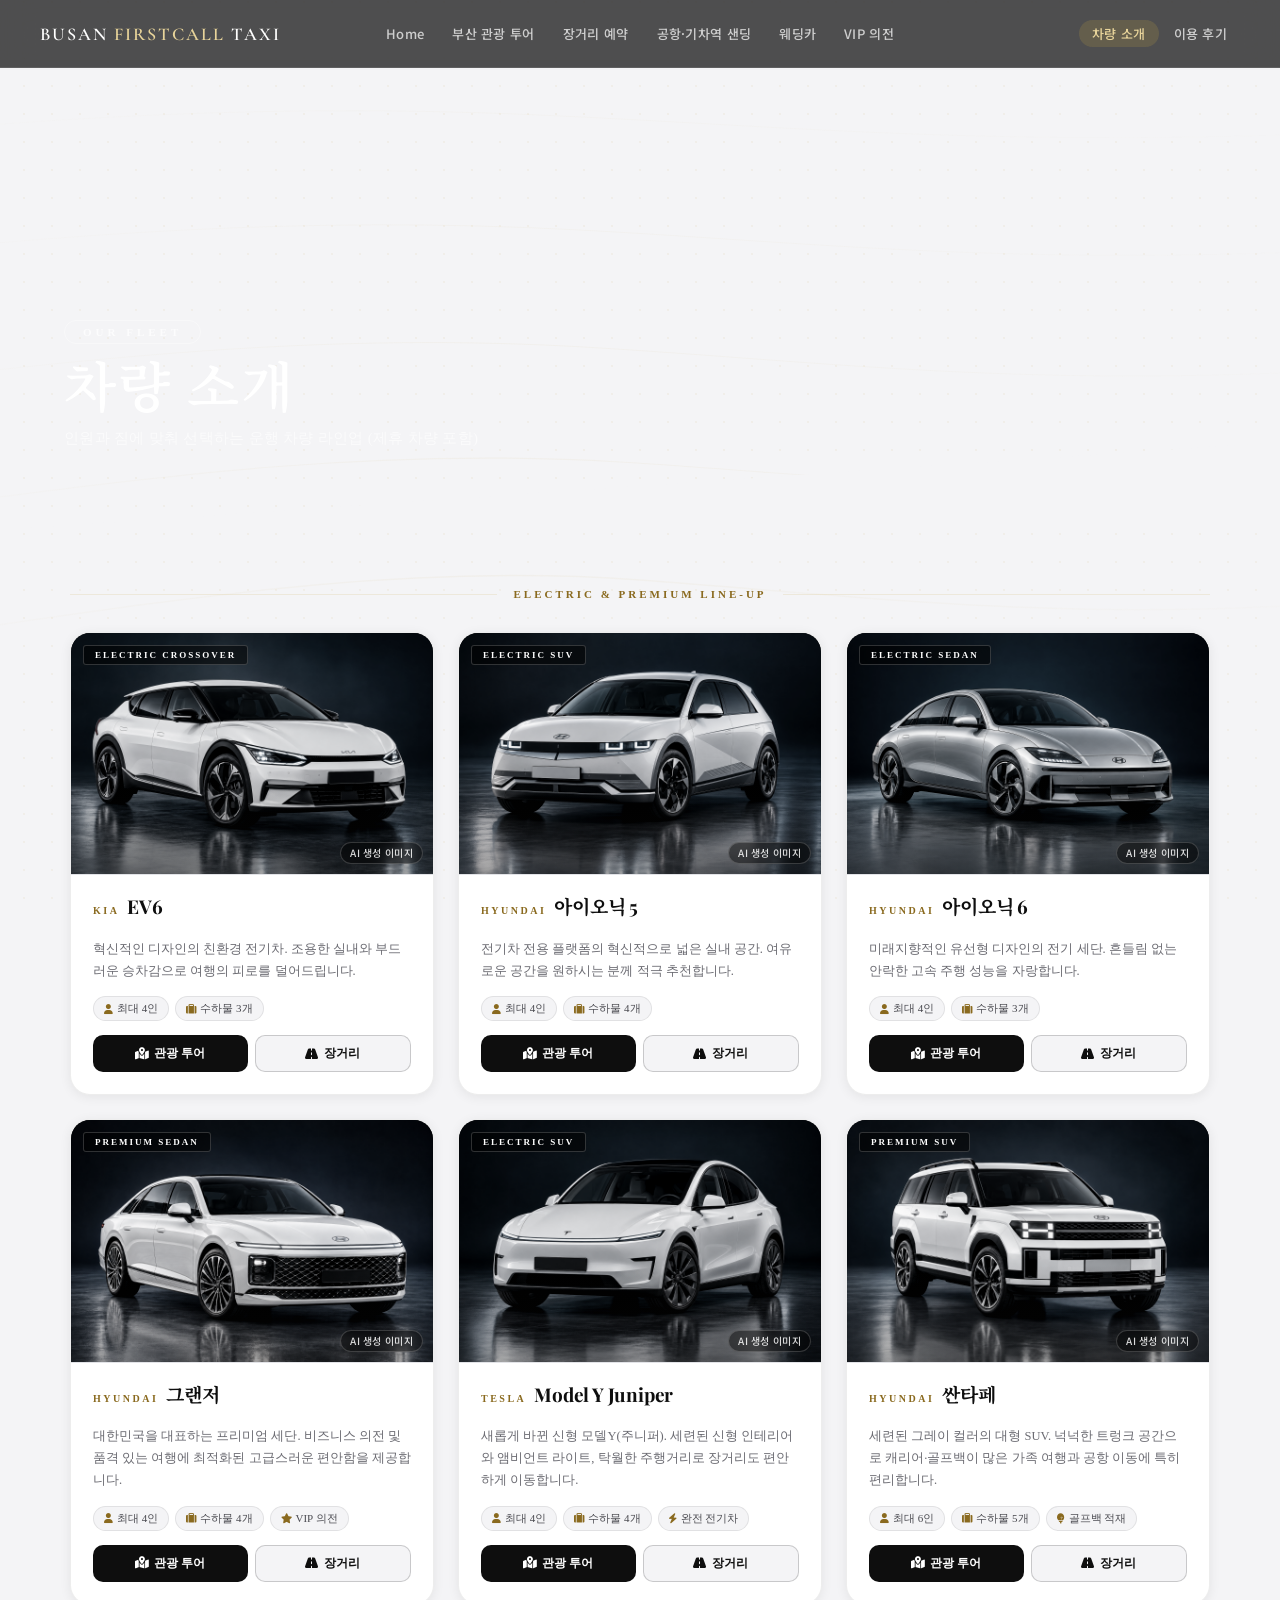
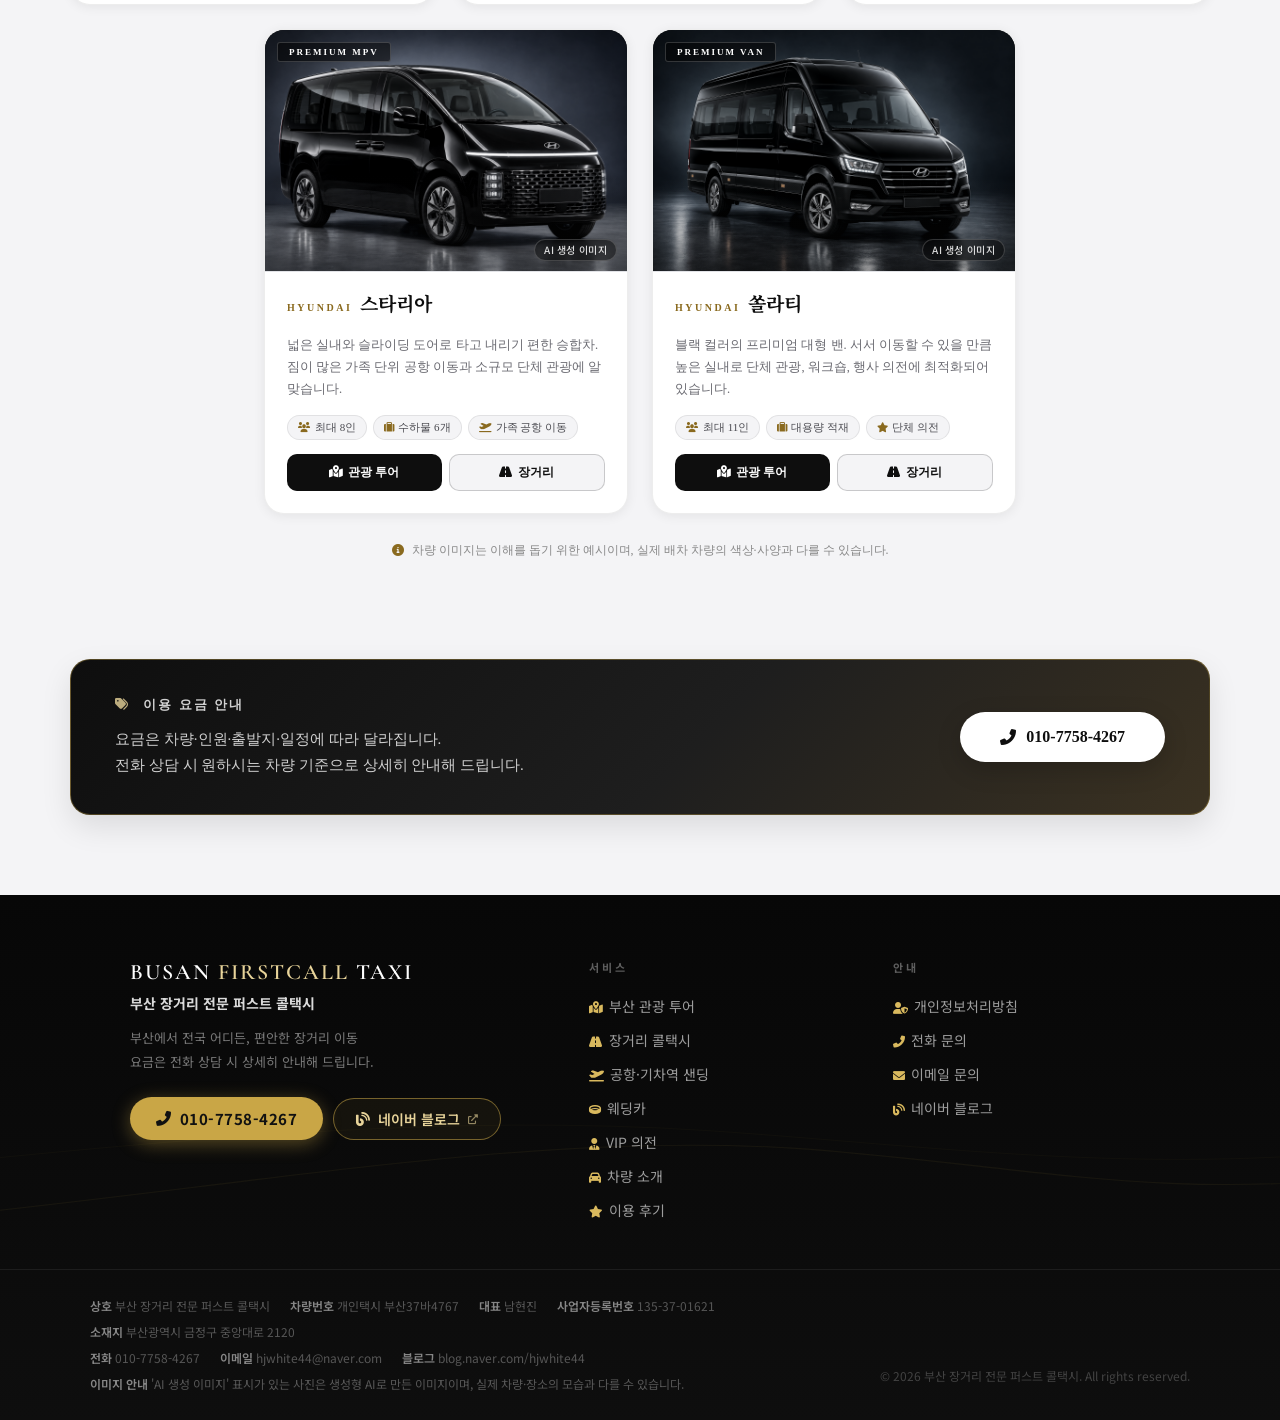
<file: fleet.html>
<!DOCTYPE html>
<html lang="ko">
<head>
    <meta charset="UTF-8">
    <meta name="theme-color" content="#0E0E0E">
    <meta name="viewport" content="width=device-width, initial-scale=1.0">
    <meta property="og:type" content="website">
    <meta property="og:url" content="https://busanfirstcall.com/fleet.html">
    <meta property="og:title" content="차량 소개 | 부산 장거리 전문 퍼스트 콜택시">
    <meta property="og:description" content="아이오닉5·6, EV6, 그랜저, 테슬라 모델Y, 싼타페, 스타리아, 쏠라티 등 인원과 짐에 맞춘 차량으로 편안하게 이동하세요.">
    <meta property="og:image" content="https://busanfirstcall.com/og-image.jpg">
    <meta property="og:site_name" content="부산 장거리 전문 퍼스트 콜택시">
    <meta name="twitter:card" content="summary_large_image">
    <meta name="twitter:title" content="차량 소개 | 부산 장거리 전문 퍼스트 콜택시">
    <meta name="twitter:description" content="아이오닉5·6, EV6, 그랜저, 테슬라 모델Y, 싼타페, 스타리아, 쏠라티 등 인원과 짐에 맞춘 차량으로 편안하게 이동하세요.">
    <meta name="description" content="아이오닉5·6, EV6, 그랜저, 테슬라 모델Y, 싼타페, 스타리아, 쏠라티 등 인원과 짐에 맞춘 차량으로 편안하게 이동하세요.">
    <title>차량 소개 | 부산 장거리 전문 퍼스트 콜택시</title>
    <link rel="canonical" href="https://busanfirstcall.com/fleet.html">
    <link rel="icon" href="favicon.ico" type="image/x-icon">
    <link href="https://fonts.googleapis.com/css2?family=Noto+Sans+KR:wght@300;400;500;700&family=Cormorant+Garamond:ital,wght@0,300;0,600;0,700;1,300;1,600&family=Playfair+Display:ital,wght@0,700;1,400&family=Noto+Serif+KR:wght@300;500;600;700&display=swap" rel="stylesheet">
    <link rel="stylesheet" href="https://cdnjs.cloudflare.com/ajax/libs/font-awesome/6.0.0/css/all.min.css">
    <style>
        *,*::before,*::after{box-sizing:border-box}
        body,html{margin:0;padding:0;background-color:#F4F4F6;overflow-x:hidden}
        a{text-decoration:none;color:inherit}
        ul{list-style:none;margin:0;padding:0}


        /* ══ 공통 페이지 헤더 ══ */
        .page-header{padding:0;position:relative;height:460px;overflow:hidden;display:flex;align-items:flex-end}
        .page-header::before{content:'';position:absolute;inset:0;background-image:var(--bg,none);background-size:cover;background-position:center;filter:brightness(.58);transition:transform 20s ease-out}
        .page-header:hover::before{transform:scale(1.04)}
        .page-header::after{content:'';position:absolute;bottom:-2px;left:0;width:100%;height:88px;background:#F4F4F6;clip-path:polygon(0 100%,100% 0,100% 100%)}
        .page-header-inner{position:relative;z-index:2;padding:0 64px 80px;width:100%}
        .eyebrow{display:inline-block;border:1px solid rgba(255,255,255,.38);color:rgba(255,255,255,.72);font-size:11px;font-weight:700;letter-spacing:4px;padding:5px 18px;border-radius:30px;margin-bottom:16px}
        .page-header h1{font-family:'Cormorant Garamond',serif!important;font-size:54px;color:#fff;margin:0 0 10px;letter-spacing:2px;line-height:1.1;font-weight:600}
        .page-header p{font-size:15px;color:rgba(255,255,255,.62);margin:0;font-weight:300;letter-spacing:.3px}
        @media(max-width:900px){.page-header{height:340px}.page-header-inner{padding:0 30px 60px}.page-header h1{font-size:38px}}
        @media(max-width:600px){.page-header h1{font-size:30px}}

        /* ══ 공통 섹션 라벨 ══ */
        .section-label{display:flex;align-items:center;gap:16px;margin-bottom:32px}
        .section-label .line{flex:1;height:1px;background:rgba(201,166,70,.15)}
        .section-label span{font-size:11px;font-weight:700;letter-spacing:3px;color:#8A6A1F;white-space:nowrap}

        /* ══ 공통 CTA 박스 ══ */
        .cta-box{background:linear-gradient(135deg,#0E0E0E 0%,#1E1E1E 55%,#3B3222 100%);border-radius:24px;padding:52px 60px;display:flex;align-items:center;justify-content:space-between;gap:40px}
        .cta-box h2{font-family:'Cormorant Garamond',serif!important;font-size:30px;color:#fff;margin:0 0 10px;font-weight:600;letter-spacing:1px}
        .cta-box p{font-size:14px;color:rgba(255,255,255,.62);margin:0;line-height:1.75}
        .btn-cta{display:inline-flex;align-items:center;gap:12px;padding:18px 48px;background:#fff;color:#0E0E0E;border-radius:40px;font-size:16px;font-weight:700;white-space:nowrap;box-shadow:0 8px 24px rgba(0,0,0,.18);transition:.3s;flex-shrink:0}
        .btn-cta:hover{background:#E8D49A;color:#0E0E0E;transform:scale(1.04)}
        @media(max-width:900px){.cta-box{flex-direction:column;padding:40px 30px;text-align:center}}

        /* ── 차량 섹션 ── */
        .fleet-section{max-width:1200px;margin:0 auto 100px;padding:60px 30px 0}


        /* ── 카드 그리드: 균일 3열 ── */
        .fleet-grid{
            display:grid;
            grid-template-columns:repeat(6,1fr);   /* 카드 1장 = 2칸 → 3열 */
            gap:24px;
        }
        .fleet-grid > .fleet-card{grid-column:span 2}

        /* ── 카드 ── */
        .fleet-card{
            display:flex;
            flex-direction:column;
            background:#fff;
            border-radius:20px;
            overflow:hidden;
            box-shadow:0 2px 12px rgba(0,0,0,.07);
            border:1px solid rgba(0,0,0,.07);
            transition:transform .38s cubic-bezier(0.22,1,0.36,1), box-shadow .38s ease, opacity .5s ease;
            opacity:0;
            transform:translateY(28px);
        }
        .fleet-card.visible{opacity:1;transform:translateY(0)}
        .fleet-card:hover{
            transform:translateY(-8px);
            box-shadow:0 20px 48px rgba(201,166,70,.13), 0 4px 12px rgba(0,0,0,.05);
        }

        /* ── 이미지 영역: 배경 포함 스튜디오 사진(3:2)을 칸에 꽉 채움 ── */
        .fleet-img{
            position:relative;
            width:100%;
            aspect-ratio:3/2;          /* 사진 원본 비율과 동일 → 잘림·여백 없음 */
            overflow:hidden;
            flex-shrink:0;
            background:#111;           /* 이미지 로딩 전 자리 색 */
        }
        .fleet-img img{
            width:100%;
            height:100%;
            object-fit:cover;
            object-position:center 55%;
            display:block;
            filter:saturate(.3) brightness(.97) contrast(1.04);   /* 네이비 배경 → 차콜 톤 (차량 색은 무채색이라 영향 적음) */
            transition:transform .7s cubic-bezier(0.165,0.84,0.44,1), filter .5s ease;
        }
        .fleet-card:hover .fleet-img img{
            transform:scale(1.05);
            filter:saturate(.4) brightness(1.02) contrast(1.04);
        }
        /* 사진 아래쪽을 살짝 어둡게 + 호버 시 금색 라인 */
        .fleet-img::after{
            content:'';position:absolute;inset:0;pointer-events:none;
            background:linear-gradient(to top,rgba(10,10,10,.35) 0%,rgba(10,10,10,0) 40%);
            box-shadow:inset 0 -2px 0 rgba(201,166,70,0);
            transition:box-shadow .4s ease;
        }
        .fleet-card:hover .fleet-img::after{box-shadow:inset 0 -2px 0 rgba(201,166,70,.9)}

        /* ── 차량 타입 뱃지 ── */
        .fleet-badge{
            position:absolute; top:12px; left:12px;
            background:rgba(0,0,0,.52);
            backdrop-filter:blur(10px);
            -webkit-backdrop-filter:blur(10px);
            border:1px solid rgba(255,255,255,.18);
            color:#fff; font-size:9px; font-weight:700; letter-spacing:2px;
            padding:4px 11px; border-radius:3px;
            z-index:3; text-transform:uppercase;
        }

        /* ── 정보 영역 ── */
        .fleet-info{
            padding:20px 22px 22px;
            display:flex;
            flex-direction:column;
            flex-grow:1;
            border-top:1px solid #E2E3E7;
        }

        /* 브랜드 + 차명 한 줄 */
        .fleet-header{
            display:flex;
            align-items:baseline;
            gap:8px;
            margin-bottom:8px;
        }
        .fleet-brand{
            font-size:10px;font-weight:700;letter-spacing:2.5px;
            color:#8A6A1F;flex-shrink:0;
        }
        .fleet-name{
            font-family:'Playfair Display',serif;
            font-size:19px;font-weight:700;
            color:#0E0E0E;margin:0;letter-spacing:-.2px;line-height:1.2;
        }

        .fleet-desc{
            color:#6B6B72;font-size:12.5px;line-height:1.75;
            margin-bottom:14px;flex-grow:1;
        }

        /* 스펙 태그 */
        .fleet-specs{
            display:flex;gap:6px;flex-wrap:wrap;
            margin-bottom:14px;
        }
        .fleet-specs span{
            display:inline-flex;align-items:center;gap:4px;
            background:#F4F4F6;color:#4A4A50;
            font-size:11px;font-weight:500;
            padding:4px 10px;border-radius:20px;
            border:1px solid rgba(0,0,0,.08);
        }
        .fleet-specs i{color:#8A6A1F;font-size:10px}

        /* ── 예약 버튼 ── */
        .btn-group{display:flex;gap:7px}
        .btn-reserve{
            flex:1;padding:9px 0;border-radius:10px;
            font-size:12px;font-weight:700;
            transition:.28s cubic-bezier(0.22,1,0.36,1);
            display:inline-flex;align-items:center;justify-content:center;gap:5px;
            white-space:nowrap;
        }
        .btn-reserve.tour{
            background:#0E0E0E;color:#fff;
        }
        .btn-reserve.tour:hover{background:#2A2A2A;transform:translateY(-1px)}
        .btn-reserve.long{
            background:#F4F4F6;color:#0E0E0E;
            border:1.5px solid rgba(0,0,0,.18);
        }
        .btn-reserve.long:hover{background:#DCDDE1;transform:translateY(-1px)}

        /* 마지막 줄이 1대 또는 2대일 때 가운데 정렬 (3열 레이아웃에서만, 차량 수가 바뀌어도 자동 적용) */
        @media(min-width:961px){
            .fleet-grid > .fleet-card:last-child:nth-child(3n+1){grid-column:3 / span 2}
            .fleet-grid > .fleet-card:nth-last-child(2):nth-child(3n+1){grid-column:2 / span 2}
        }

        /* ── 이미지 준비중 자리표시 ── */
        .fleet-img-pending{
            position:absolute;inset:0;
            display:flex;flex-direction:column;align-items:center;justify-content:center;gap:10px;
            background:linear-gradient(135deg,#141414 0%,#1E1E1E 55%,#2E281C 100%);
            color:rgba(232,212,154,.75);
        }
        .fleet-img-pending i{font-size:34px;opacity:.8}
        .fleet-img-pending span{font-size:12px;font-weight:600;letter-spacing:3px;color:rgba(255,255,255,.55)}
        .fleet-note{margin:28px 0 0;text-align:center;font-size:12px;color:#888}
        .fleet-note i{color:#8A6A1F;margin-right:5px}
        #page-transition-overlay{position:fixed;top:0;left:0;width:100%;height:100%;background:#F4F4F6;z-index:9999;opacity:0;pointer-events:none;transition:opacity .4s ease}

        /* ── 요금 배너 ── */
        .fleet-pricing-banner{max-width:1200px;margin:0 auto 80px;padding:0 30px}
        .fpb-inner{
            background:linear-gradient(135deg,#0E0E0E 0%,#1E1E1E 55%,#3B3222 100%);
            border-radius:20px;padding:36px 44px;
            box-shadow:0 12px 30px rgba(0,0,0,0.1);
        }
        .fpb-title{color:#fff;font-size:13px;font-weight:700;letter-spacing:2px;margin-bottom:24px;opacity:.8}
        .fpb-title i{margin-right:8px;color:#E8D49A}
        .fpb-items{display:flex;align-items:center;gap:0;flex-wrap:wrap;margin-bottom:16px}
        .fpb-item{flex:1;min-width:160px;padding:0 20px}
        .fpb-divider{width:1px;height:40px;background:rgba(255,255,255,.15)}
        .fpb-item:first-child{padding-left:0}
        .fpb-service{font-size:12px;color:rgba(255,255,255,.7);margin-bottom:6px}
        .fpb-service i{margin-right:5px;color:#E8D49A}
        .fpb-price{font-size:26px;font-weight:700;color:#fff;letter-spacing:-0.5px;line-height:1}
        .fpb-price span{font-size:13px;font-weight:500;margin-left:2px;opacity:.8}
        .fpb-note{font-size:12px;color:rgba(255,255,255,.5);margin:0}
        .fpb-note i{margin-right:5px;color:#E8D49A}
        .fpb-call{display:flex;align-items:center;justify-content:space-between;gap:32px}
        .fpb-call .fpb-title{margin-bottom:12px}
        .fpb-call-text{font-size:15px;color:rgba(255,255,255,.8);line-height:1.75;margin:0}
        .fpb-call-btn{display:inline-flex;align-items:center;gap:10px;padding:16px 40px;background:#fff;color:#0E0E0E;border-radius:40px;font-size:16px;font-weight:700;white-space:nowrap;box-shadow:0 8px 24px rgba(0,0,0,.18);transition:.3s;flex-shrink:0}
        .fpb-call-btn:hover{background:#E8D49A;transform:scale(1.04)}
        @media(max-width:700px){.fpb-call{flex-direction:column;text-align:center}.fpb-call-btn{width:100%;justify-content:center}}

        /* ── 반응형 ── */
        @media(max-width:960px){.fleet-grid{grid-template-columns:repeat(2,1fr)}.fleet-grid > .fleet-card{grid-column:auto}}
        @media(max-width:600px){
            .fleet-grid{grid-template-columns:1fr}
            .page-header h1{font-size:38px}
            .fpb-inner{padding:24px 18px}
            .fpb-items{flex-direction:column;gap:14px}
            .fpb-divider{display:none}
            .fpb-item{padding:0;min-width:unset;display:flex;justify-content:space-between;align-items:center}
            .fpb-service{margin-bottom:0;font-size:13px}
            .fpb-price{font-size:22px}
            .cta-box{flex-direction:column;padding:36px 20px;text-align:center}
            .btn-cta{width:100%;justify-content:center;padding:14px 20px;font-size:15px}
            .page-header-inner{padding:0 20px 60px}
        }
    </style>
    <link rel="stylesheet" href="common.css">
</head>
<body>
    <script src="header.js"></script>
    <div id="page-transition-overlay"></div>

    <div class="page-header" style="--bg:url('https://images.unsplash.com/photo-1492144534655-ae79c964c9d7?q=80&w=1920')">
        <div class="page-header-inner">
            <span class="eyebrow">OUR FLEET</span>
            <h1>차량 소개</h1>
            <p>인원과 짐에 맞춰 선택하는 운행 차량 라인업 (제휴 차량 포함)</p>
        </div>
    </div>

    <div class="fleet-section">
        <div class="section-label">
            <div class="line"></div>
            <span>ELECTRIC &amp; PREMIUM LINE-UP</span>
            <div class="line"></div>
        </div>

        <div class="fleet-grid">

            <div class="fleet-card">
                <div class="fleet-img">
                    <img loading="lazy" width="1536" height="1024" src="ev6.png" alt="기아 EV6"><span class="bmt-ai-badge bmt-ai-badge--br">AI 생성 이미지</span>
                    <span class="fleet-badge">ELECTRIC CROSSOVER</span>
                </div>
                <div class="fleet-info">
                    <div class="fleet-header">
                        <span class="fleet-brand">KIA</span>
                        <h3 class="fleet-name">EV6</h3>
                    </div>
                    <p class="fleet-desc">혁신적인 디자인의 친환경 전기차. 조용한 실내와 부드러운 승차감으로 여행의 피로를 덜어드립니다.</p>
                    <div class="fleet-specs">
                        <span><i class="fas fa-user"></i> 최대 4인</span>
                        <span><i class="fas fa-suitcase"></i> 수하물 3개</span>
                    </div>
                    <div class="btn-group">
                        <a href="tour-reservation.html" class="btn-reserve tour"><i class="fas fa-map-marked-alt"></i> 관광 투어</a>
                        <a href="long-distance-reservation.html" class="btn-reserve long"><i class="fas fa-road"></i> 장거리</a>
                    </div>
                </div>
            </div>

            <div class="fleet-card">
                <div class="fleet-img">
                    <img loading="lazy" width="1536" height="1024" src="ioniq5.png" alt="아이오닉 5"><span class="bmt-ai-badge bmt-ai-badge--br">AI 생성 이미지</span>
                    <span class="fleet-badge">ELECTRIC SUV</span>
                </div>
                <div class="fleet-info">
                    <div class="fleet-header">
                        <span class="fleet-brand">HYUNDAI</span>
                        <h3 class="fleet-name">아이오닉 5</h3>
                    </div>
                    <p class="fleet-desc">전기차 전용 플랫폼의 혁신적으로 넓은 실내 공간. 여유로운 공간을 원하시는 분께 적극 추천합니다.</p>
                    <div class="fleet-specs">
                        <span><i class="fas fa-user"></i> 최대 4인</span>
                        <span><i class="fas fa-suitcase"></i> 수하물 4개</span>
                    </div>
                    <div class="btn-group">
                        <a href="tour-reservation.html" class="btn-reserve tour"><i class="fas fa-map-marked-alt"></i> 관광 투어</a>
                        <a href="long-distance-reservation.html" class="btn-reserve long"><i class="fas fa-road"></i> 장거리</a>
                    </div>
                </div>
            </div>

            <div class="fleet-card">
                <div class="fleet-img">
                    <img loading="lazy" width="1536" height="1024" src="ioniq6.png" alt="아이오닉 6"><span class="bmt-ai-badge bmt-ai-badge--br">AI 생성 이미지</span>
                    <span class="fleet-badge">ELECTRIC SEDAN</span>
                </div>
                <div class="fleet-info">
                    <div class="fleet-header">
                        <span class="fleet-brand">HYUNDAI</span>
                        <h3 class="fleet-name">아이오닉 6</h3>
                    </div>
                    <p class="fleet-desc">미래지향적인 유선형 디자인의 전기 세단. 흔들림 없는 안락한 고속 주행 성능을 자랑합니다.</p>
                    <div class="fleet-specs">
                        <span><i class="fas fa-user"></i> 최대 4인</span>
                        <span><i class="fas fa-suitcase"></i> 수하물 3개</span>
                    </div>
                    <div class="btn-group">
                        <a href="tour-reservation.html" class="btn-reserve tour"><i class="fas fa-map-marked-alt"></i> 관광 투어</a>
                        <a href="long-distance-reservation.html" class="btn-reserve long"><i class="fas fa-road"></i> 장거리</a>
                    </div>
                </div>
            </div>

            <div class="fleet-card">
                <div class="fleet-img">
                    <img loading="lazy" width="1536" height="1024" src="grandeur.png" alt="현대 그랜저"><span class="bmt-ai-badge bmt-ai-badge--br">AI 생성 이미지</span>
                    <span class="fleet-badge">PREMIUM SEDAN</span>
                </div>
                <div class="fleet-info">
                    <div class="fleet-header">
                        <span class="fleet-brand">HYUNDAI</span>
                        <h3 class="fleet-name">그랜저</h3>
                    </div>
                    <p class="fleet-desc">대한민국을 대표하는 프리미엄 세단. 비즈니스 의전 및 품격 있는 여행에 최적화된 고급스러운 편안함을 제공합니다.</p>
                    <div class="fleet-specs">
                        <span><i class="fas fa-user"></i> 최대 4인</span>
                        <span><i class="fas fa-suitcase"></i> 수하물 4개</span>
                        <span><i class="fas fa-star"></i> VIP 의전</span>
                    </div>
                    <div class="btn-group">
                        <a href="tour-reservation.html" class="btn-reserve tour"><i class="fas fa-map-marked-alt"></i> 관광 투어</a>
                        <a href="long-distance-reservation.html" class="btn-reserve long"><i class="fas fa-road"></i> 장거리</a>
                    </div>
                </div>
            </div>

            <div class="fleet-card">
                <div class="fleet-img">
                    <img loading="lazy" width="1536" height="1024" src="Y Juniper.png" alt="테슬라 모델Y 주니퍼"><span class="bmt-ai-badge bmt-ai-badge--br">AI 생성 이미지</span>
                    <span class="fleet-badge">ELECTRIC SUV</span>
                </div>
                <div class="fleet-info">
                    <div class="fleet-header">
                        <span class="fleet-brand">TESLA</span>
                        <h3 class="fleet-name">Model Y Juniper</h3>
                    </div>
                    <p class="fleet-desc">새롭게 바뀐 신형 모델Y(주니퍼). 세련된 신형 인테리어와 앰비언트 라이트, 탁월한 주행거리로 장거리도 편안하게 이동합니다.</p>
                    <div class="fleet-specs">
                        <span><i class="fas fa-user"></i> 최대 4인</span>
                        <span><i class="fas fa-suitcase"></i> 수하물 4개</span>
                        <span><i class="fas fa-bolt"></i> 완전 전기차</span>
                    </div>
                    <div class="btn-group">
                        <a href="tour-reservation.html" class="btn-reserve tour"><i class="fas fa-map-marked-alt"></i> 관광 투어</a>
                        <a href="long-distance-reservation.html" class="btn-reserve long"><i class="fas fa-road"></i> 장거리</a>
                    </div>
                </div>
            </div>

            <!-- ── 신규: 싼타페 (그레이) ── -->
            <div class="fleet-card">
                <div class="fleet-img">
                    <img loading="lazy" width="1536" height="1024" src="santafe.png" alt="현대 싼타페 그레이"><span class="bmt-ai-badge bmt-ai-badge--br">AI 생성 이미지</span>
                    <span class="fleet-badge">PREMIUM SUV</span>
                </div>
                <div class="fleet-info">
                    <div class="fleet-header">
                        <span class="fleet-brand">HYUNDAI</span>
                        <h3 class="fleet-name">싼타페</h3>
                    </div>
                    <p class="fleet-desc">세련된 그레이 컬러의 대형 SUV. 넉넉한 트렁크 공간으로 캐리어·골프백이 많은 가족 여행과 공항 이동에 특히 편리합니다.</p>
                    <div class="fleet-specs">
                        <span><i class="fas fa-user"></i> 최대 6인</span>
                        <span><i class="fas fa-suitcase"></i> 수하물 5개</span>
                        <span><i class="fas fa-golf-ball"></i> 골프백 적재</span>
                    </div>
                    <div class="btn-group">
                        <a href="tour-reservation.html" class="btn-reserve tour"><i class="fas fa-map-marked-alt"></i> 관광 투어</a>
                        <a href="long-distance-reservation.html" class="btn-reserve long"><i class="fas fa-road"></i> 장거리</a>
                    </div>
                </div>
            </div>

            <!-- ── 신규: 스타리아 (블랙) ── -->
            <div class="fleet-card">
                <div class="fleet-img">
                    <img loading="lazy" width="1536" height="1024" src="staria.png" alt="현대 스타리아 블랙"><span class="bmt-ai-badge bmt-ai-badge--br">AI 생성 이미지</span>
                    <span class="fleet-badge">PREMIUM MPV</span>
                </div>
                <div class="fleet-info">
                    <div class="fleet-header">
                        <span class="fleet-brand">HYUNDAI</span>
                        <h3 class="fleet-name">스타리아</h3>
                    </div>
                    <p class="fleet-desc">넓은 실내와 슬라이딩 도어로 타고 내리기 편한 승합차. 짐이 많은 가족 단위 공항 이동과 소규모 단체 관광에 알맞습니다.</p>
                    <div class="fleet-specs">
                        <span><i class="fas fa-users"></i> 최대 8인</span>
                        <span><i class="fas fa-suitcase"></i> 수하물 6개</span>
                        <span><i class="fas fa-plane-departure"></i> 가족 공항 이동</span>
                    </div>
                    <div class="btn-group">
                        <a href="tour-reservation.html" class="btn-reserve tour"><i class="fas fa-map-marked-alt"></i> 관광 투어</a>
                        <a href="long-distance-reservation.html" class="btn-reserve long"><i class="fas fa-road"></i> 장거리</a>
                    </div>
                </div>
            </div>

            <!-- ── 신규: 쏠라티 (블랙) ── -->
            <div class="fleet-card">
                <div class="fleet-img">
                    <img loading="lazy" width="1536" height="1024" src="solati.png" alt="현대 쏠라티 블랙"><span class="bmt-ai-badge bmt-ai-badge--br">AI 생성 이미지</span>
                    <span class="fleet-badge">PREMIUM VAN</span>
                </div>
                <div class="fleet-info">
                    <div class="fleet-header">
                        <span class="fleet-brand">HYUNDAI</span>
                        <h3 class="fleet-name">쏠라티</h3>
                    </div>
                    <p class="fleet-desc">블랙 컬러의 프리미엄 대형 밴. 서서 이동할 수 있을 만큼 높은 실내로 단체 관광, 워크숍, 행사 의전에 최적화되어 있습니다.</p>
                    <div class="fleet-specs">
                        <span><i class="fas fa-users"></i> 최대 11인</span>
                        <span><i class="fas fa-suitcase"></i> 대용량 적재</span>
                        <span><i class="fas fa-star"></i> 단체 의전</span>
                    </div>
                    <div class="btn-group">
                        <a href="tour-reservation.html" class="btn-reserve tour"><i class="fas fa-map-marked-alt"></i> 관광 투어</a>
                        <a href="long-distance-reservation.html" class="btn-reserve long"><i class="fas fa-road"></i> 장거리</a>
                    </div>
                </div>
            </div>

        </div>
        <p class="fleet-note"><i class="fas fa-info-circle"></i> 차량 이미지는 이해를 돕기 위한 예시이며, 실제 배차 차량의 색상·사양과 다를 수 있습니다.</p>
    </div>

    <div class="fleet-pricing-banner">
        <div class="fpb-inner fpb-call">
            <div>
                <div class="fpb-title"><i class="fas fa-tags"></i> 이용 요금 안내</div>
                <p class="fpb-call-text">요금은 차량·인원·출발지·일정에 따라 달라집니다.<br>전화 상담 시 원하시는 차량 기준으로 상세히 안내해 드립니다.</p>
            </div>
            <a href="tel:010-7758-4267" class="fpb-call-btn"><i class="fas fa-phone-alt"></i> 010-7758-4267</a>
        </div>
    </div>

    <script>
        const cards=document.querySelectorAll('.fleet-card');
        const io=new IntersectionObserver(entries=>{
            entries.forEach((en,i)=>{
                if(en.isIntersecting){setTimeout(()=>en.target.classList.add('visible'),i*120);io.unobserve(en.target)}
            });
        },{threshold:.12});
        cards.forEach(c=>io.observe(c));
    </script>
    <script src="common.js"></script>
    <script src="footer.js"></script>
</body>
</html>
</file>
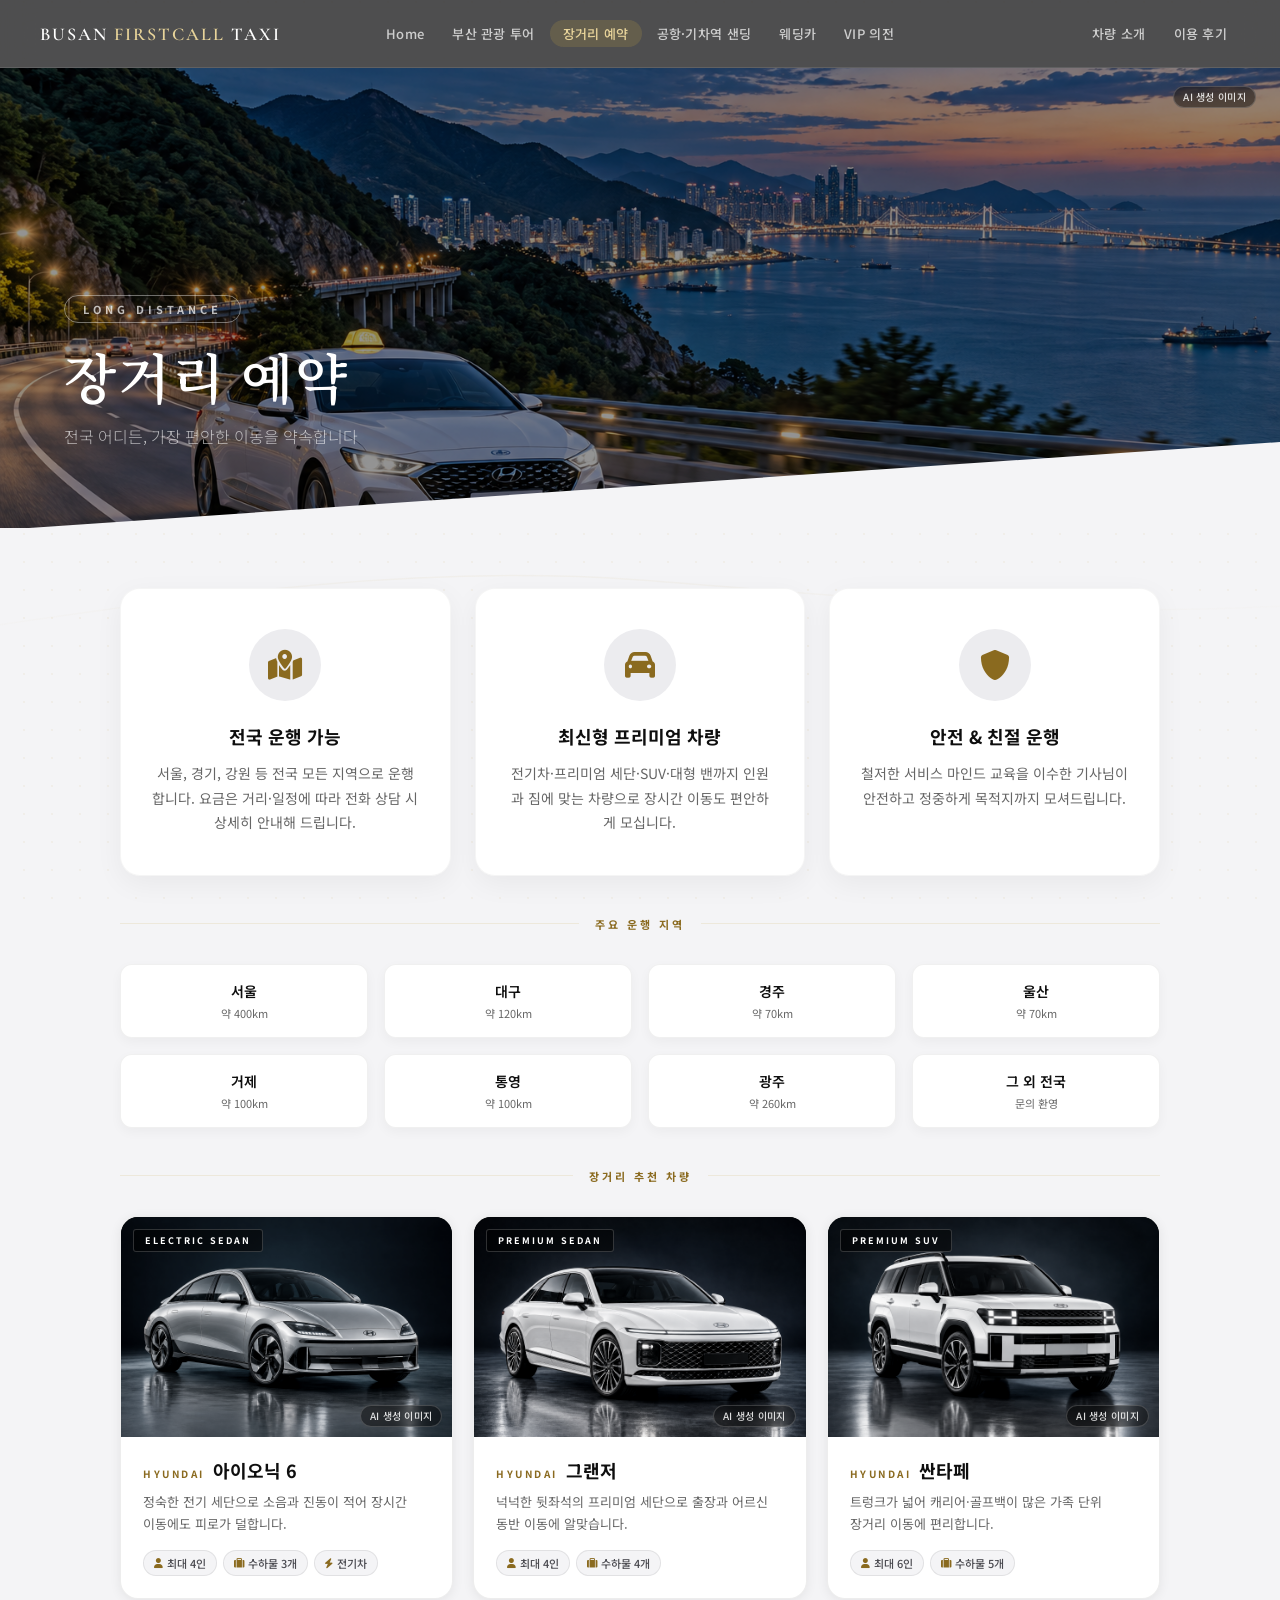
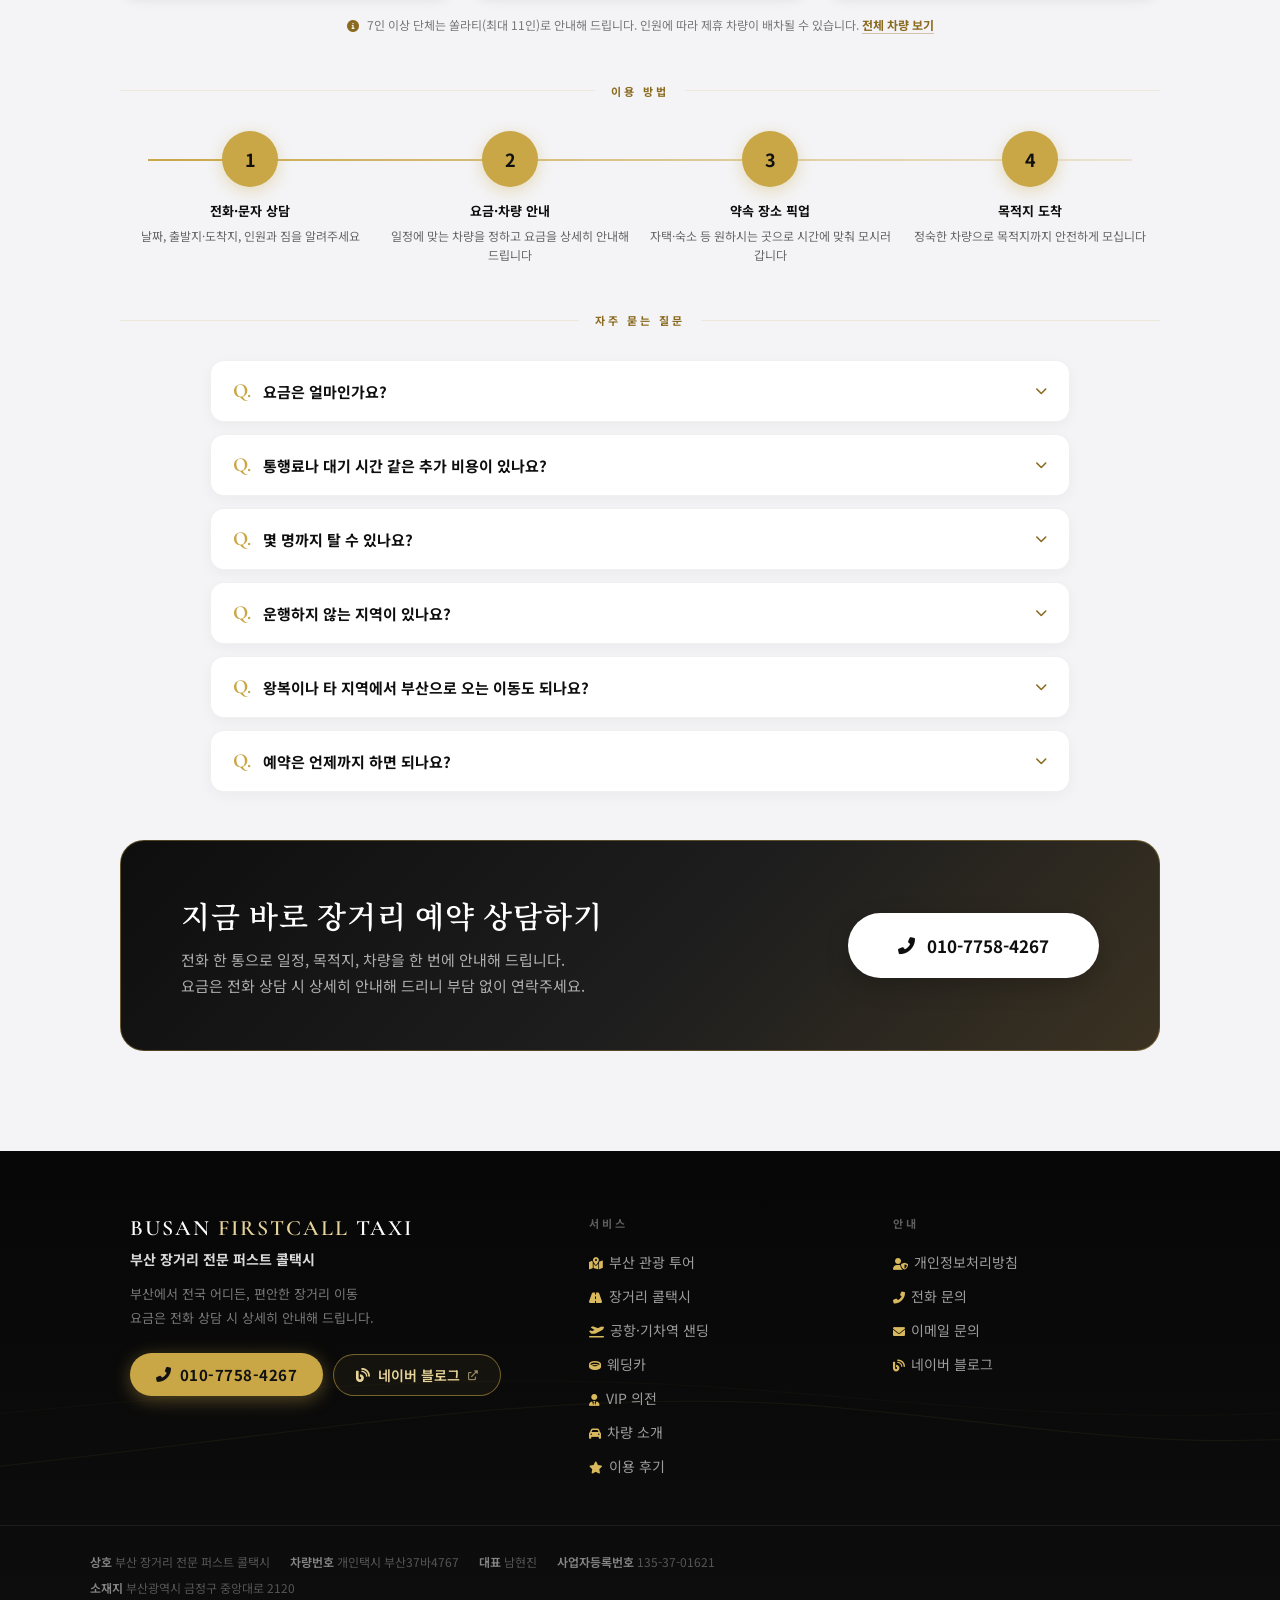
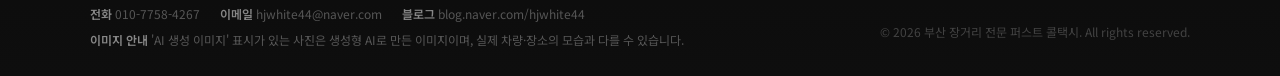
<file: long-distance-reservation.html>
<!DOCTYPE html>
<html lang="ko">
<head>
    <meta charset="UTF-8">
    <meta name="theme-color" content="#0E0E0E">
    <meta name="viewport" content="width=device-width, initial-scale=1.0">
    <meta property="og:type" content="website">
    <meta property="og:url" content="https://busanfirstcall.com/long-distance-reservation.html">
    <meta property="og:title" content="장거리 예약 | 부산 장거리 전문 퍼스트 콜택시">
    <meta property="og:description" content="부산에서 서울·대구·광주 등 전국 어디든. 최신형 차량과 친절한 기사가 함께하는 장거리 콜택시. 요금은 전화 상담으로 상세 안내.">
    <meta property="og:image" content="https://busanfirstcall.com/og-image.jpg">
    <meta property="og:site_name" content="부산 장거리 전문 퍼스트 콜택시">
    <meta name="twitter:card" content="summary_large_image">
    <meta name="twitter:title" content="장거리 예약 | 부산 장거리 전문 퍼스트 콜택시">
    <meta name="twitter:description" content="부산에서 서울·대구·광주 등 전국 어디든. 최신형 차량과 친절한 기사가 함께하는 장거리 콜택시. 요금은 전화 상담으로 상세 안내.">
    <meta name="description" content="부산에서 서울·대구·광주 등 전국 어디든. 최신형 차량과 친절한 기사가 함께하는 장거리 콜택시. 요금은 전화 상담으로 상세 안내.">
    <title>장거리 예약 | 부산 장거리 전문 퍼스트 콜택시</title>
    <link rel="canonical" href="https://busanfirstcall.com/long-distance-reservation.html">
    <link rel="icon" href="favicon.ico" type="image/x-icon">
    <link href="https://fonts.googleapis.com/css2?family=Noto+Sans+KR:wght@300;400;500;700&family=Cormorant+Garamond:ital,wght@0,300;0,600;0,700;1,300;1,600&family=Noto+Serif+KR:wght@300;500;600;700&display=swap" rel="stylesheet">
    <link rel="stylesheet" href="https://cdnjs.cloudflare.com/ajax/libs/font-awesome/6.0.0/css/all.min.css">
    <style>
        :root{--primary:#0E0E0E;--point:#8A6A1F;--point-bg:#C9A646;--point-light:#ECECEF;--bg-main:#F4F4F6;--white:#ffffff;--text-dark:#333333;--text-gray:#666666}
        *,*::before,*::after{box-sizing:border-box}
        body,html{margin:0;padding:0;font-family:'Noto Sans KR',sans-serif;background-color:#F4F4F6;color:var(--text-dark);overflow-x:hidden}
        a{text-decoration:none;color:inherit}

        /* ── 히어로 ── */
        .page-header{padding:0;position:relative;height:460px;overflow:hidden;display:flex;align-items:flex-end}
        .page-header::before{content:'';position:absolute;inset:0;background-image:var(--bg,url('예약.png'));background-size:cover;background-position:center;filter:brightness(.58);transition:transform 20s ease-out}
        .page-header::after{content:'';position:absolute;bottom:-2px;left:0;width:100%;height:88px;background:#F4F4F6;clip-path:polygon(0 100%,100% 0,100% 100%)}
        .page-header:hover::before{transform:scale(1.04)}
        .page-header-inner{position:relative;z-index:2;padding:0 64px 80px;width:100%}
        .eyebrow{display:inline-block;border:1px solid rgba(255,255,255,.4);color:rgba(255,255,255,.7);font-size:11px;font-weight:700;letter-spacing:4px;padding:5px 18px;border-radius:30px;margin-bottom:14px}
        .page-header h1{font-family:'Cormorant Garamond',serif!important;font-size:54px;font-weight:600;color:#fff;margin:0 0 10px;letter-spacing:2px}
        .page-header p{font-size:16px;color:rgba(255,255,255,.65);margin:0;font-weight:300}

        /* ── 컨텐츠 ── */
        .content{max-width:1100px;margin:0 auto 100px;padding:60px 30px 0}

        /* ── 특징 카드 그리드 ── */
        .feature-grid{display:grid;grid-template-columns:repeat(3,1fr);gap:24px;margin-bottom:40px}

        .feature-card{background:#F4F4F6;border-radius:20px;padding:40px 30px;text-align:center;box-shadow:0 8px 28px rgba(0,0,0,.05);border:1px solid rgba(0,0,0,.04);transition:transform .4s,box-shadow .4s,opacity .5s;opacity:0;transform:translateY(24px)}
        .feature-card.visible{opacity:1;transform:translateY(0)}
        .feature-card:hover{transform:translateY(-7px);box-shadow:0 18px 45px rgba(201,166,70,.1)}

        .feature-icon-wrap{width:72px;height:72px;border-radius:50%;background:var(--point-light);display:flex;align-items:center;justify-content:center;margin:0 auto 22px}
        .feature-icon-wrap i{font-size:30px;color:var(--point)}
        .feature-card h3{font-size:18px;font-weight:700;color:var(--primary);margin:0 0 12px}
        .feature-card p{font-size:14px;color:var(--text-gray);line-height:1.75;margin:0}

        /* ── 목적지 카드 ── */
        .dest-section{margin-bottom:40px}
        .section-label{display:flex;align-items:center;gap:16px;margin-bottom:32px}
        .section-label .line{flex:1;height:1px;background:rgba(201,166,70,.15)}
        .section-label span{font-size:11px;font-weight:700;letter-spacing:3px;color:#8A6A1F;white-space:nowrap}

        .dest-grid{display:grid;grid-template-columns:repeat(4,1fr);gap:16px}
        .dest-chip{background:#F4F4F6;border:1px solid rgba(0,0,0,.06);border-radius:12px;padding:16px 14px;text-align:center;font-size:14px;font-weight:600;color:var(--primary);box-shadow:0 4px 12px rgba(0,0,0,.04);transition:.3s}
        .dest-chip:hover{border-color:var(--point);color:var(--point);box-shadow:0 6px 20px rgba(201,166,70,.12);transform:translateY(-3px)}
        .dest-chip .dist{display:block;font-size:11px;color:var(--text-gray);font-weight:400;margin-top:4px}

        .dest-chip{background:#fff!important}

        /* ── 추천 차량 ── */
        .car-grid{display:grid;grid-template-columns:repeat(3,1fr);gap:20px;margin-bottom:16px}
        .car-card{background:#fff;border-radius:18px;overflow:hidden;box-shadow:0 2px 12px rgba(0,0,0,.07);border:1px solid rgba(0,0,0,.07);display:flex;flex-direction:column;transition:transform .4s,box-shadow .4s,opacity .5s;opacity:0;transform:translateY(24px)}
        .car-card.visible{opacity:1;transform:translateY(0)}
        .car-card:hover{transform:translateY(-6px);box-shadow:0 16px 40px rgba(201,166,70,.13)}
        .car-img{position:relative;aspect-ratio:3/2;overflow:hidden;background:#111}
        .car-img img{width:100%;height:100%;object-fit:cover;object-position:center 55%;display:block;filter:saturate(.3) brightness(.97) contrast(1.04)}
        .car-badge{position:absolute;top:12px;left:12px;background:rgba(0,0,0,.52);backdrop-filter:blur(10px);-webkit-backdrop-filter:blur(10px);border:1px solid rgba(255,255,255,.18);color:#fff;font-size:9px;font-weight:700;letter-spacing:2px;padding:4px 11px;border-radius:3px}
        .car-body{padding:20px 22px 22px;display:flex;flex-direction:column;flex-grow:1}
        .car-body h3{font-size:18px;font-weight:700;color:var(--primary);margin:0 0 8px;display:flex;align-items:baseline;gap:8px}
        .car-body h3 span{font-size:10px;font-weight:700;letter-spacing:2.5px;color:var(--point)}
        .car-body p{font-size:13px;color:var(--text-gray);line-height:1.7;margin:0 0 14px;flex-grow:1;word-break:keep-all}
        .car-specs{display:flex;gap:6px;flex-wrap:wrap}
        .car-specs span{display:inline-flex;align-items:center;gap:4px;background:#F4F4F6;color:#4A4A50;font-size:11px;font-weight:500;padding:4px 10px;border-radius:20px;border:1px solid rgba(0,0,0,.08)}
        .car-specs i{color:var(--point);font-size:10px}
        .car-note{margin:0 0 48px;text-align:center;font-size:12px;line-height:1.7;color:#777;word-break:keep-all}
        .car-note i{color:var(--point);margin-right:5px}
        .car-note a{color:var(--point);font-weight:700;border-bottom:1px solid rgba(138,106,31,.35)}

        /* ── 이용 방법 ── */
        .process-section{margin-bottom:48px}
        .process-steps{display:flex;gap:0;position:relative}
        .process-steps::before{content:'';position:absolute;top:28px;left:28px;right:28px;height:2px;background:linear-gradient(90deg,var(--point-bg),rgba(201,166,70,.2));z-index:0}
        .process-step{flex:1;text-align:center;position:relative;z-index:1;opacity:0;transform:translateY(16px);transition:opacity .5s,transform .5s}
        .process-step.visible{opacity:1;transform:translateY(0)}
        .step-num{width:56px;height:56px;border-radius:50%;background:var(--point-bg);color:#111111;font-size:18px;font-weight:700;display:flex;align-items:center;justify-content:center;margin:0 auto 14px;box-shadow:0 4px 16px rgba(201,166,70,.35)}
        .step-label{font-size:13px;font-weight:700;color:var(--primary);margin-bottom:6px}
        .step-desc{font-size:12px;color:var(--text-gray);line-height:1.6;padding:0 8px;word-break:keep-all}

        /* ── 자주 묻는 질문 ── */
        .faq-section{margin-bottom:48px}
        .faq-list{display:flex;flex-direction:column;gap:12px;max-width:860px;margin:0 auto}
        .faq-item{background:#fff;border:1px solid rgba(0,0,0,.06);border-radius:14px;box-shadow:0 4px 14px rgba(0,0,0,.04);overflow:hidden;transition:border-color .3s}
        .faq-item[open]{border-color:rgba(201,166,70,.45)}
        .faq-item summary{list-style:none;cursor:pointer;padding:18px 22px;display:flex;align-items:center;gap:12px;font-size:15px;font-weight:700;color:var(--primary)}
        .faq-item summary::-webkit-details-marker{display:none}
        .faq-item summary .q{color:var(--point-bg);font-family:'Cormorant Garamond',serif;font-size:20px;font-weight:700;flex-shrink:0}
        .faq-item summary .chev{margin-left:auto;color:var(--point);font-size:12px;transition:transform .3s}
        .faq-item[open] summary .chev{transform:rotate(180deg)}
        .faq-item p{margin:0;padding:0 22px 20px 50px;font-size:14px;line-height:1.8;color:var(--text-gray);word-break:keep-all}

        /* ── CTA ── */
        .cta-box{background:linear-gradient(135deg,#0E0E0E 0%,#1E1E1E 55%,#3B3222 100%);border-radius:24px;padding:52px 60px;display:flex;align-items:center;justify-content:space-between;gap:40px}
        .cta-box h2{font-family:'Cormorant Garamond',serif!important;font-size:30px;font-weight:600;letter-spacing:1px;color:#fff;margin:0 0 10px}
        .cta-box p{font-size:15px;color:rgba(255,255,255,.65);margin:0;line-height:1.7}
        .btn-cta{display:inline-flex;align-items:center;gap:12px;padding:20px 50px;background:#fff;color:var(--primary);border-radius:40px;font-size:17px;font-weight:700;white-space:nowrap;box-shadow:0 8px 24px rgba(0,0,0,.2);transition:.3s;flex-shrink:0}
        .btn-cta:hover{background:var(--point-bg);color:#111111;transform:scale(1.04)}

        #page-transition-overlay{position:fixed;top:0;left:0;width:100%;height:100%;background:#F4F4F6;z-index:9999;opacity:0;pointer-events:none;transition:opacity .4s ease}

        @media(max-width:900px){.car-grid{grid-template-columns:repeat(2,1fr)}.process-steps{flex-direction:column;gap:16px;align-items:center}.process-steps::before{display:none}.process-step{width:100%;max-width:340px}.feature-grid{grid-template-columns:1fr}.dest-grid{grid-template-columns:repeat(2,1fr)}.cta-box{flex-direction:column;padding:36px 24px;text-align:center}.btn-cta{width:100%;justify-content:center;padding:16px 24px;font-size:15px}.page-header h1{font-size:36px}.page-header-inner{padding:0 24px 60px}}
        @media(max-width:600px){.car-grid{grid-template-columns:1fr}.faq-item p{padding-left:22px}}
        @media(max-width:500px){.dest-grid{grid-template-columns:repeat(2,1fr)}.page-header{height:320px}.page-header h1{font-size:28px}}
    </style>
    <link rel="stylesheet" href="common.css">
    <script type="application/ld+json">
{
  "@context": "https://schema.org",
  "@type": "FAQPage",
  "mainEntity": [
    {
      "@type": "Question",
      "name": "요금은 얼마인가요?",
      "acceptedAnswer": {
        "@type": "Answer",
        "text": "거리·차량·인원·일정에 따라 달라집니다. 출발지와 도착지, 날짜를 알려주시면 전화 상담 시 상세히 안내해 드립니다."
      }
    },
    {
      "@type": "Question",
      "name": "통행료나 대기 시간 같은 추가 비용이 있나요?",
      "acceptedAnswer": {
        "@type": "Answer",
        "text": "경유지·대기 여부 등 일정에 따라 달라질 수 있어, 상담 시 요금과 함께 미리 안내해 드립니다."
      }
    },
    {
      "@type": "Question",
      "name": "몇 명까지 탈 수 있나요?",
      "acceptedAnswer": {
        "@type": "Answer",
        "text": "세단·전기차는 최대 4인, 싼타페는 최대 6인, 쏠라티는 최대 11인까지 탑승할 수 있습니다. 인원과 짐에 맞는 차량을 안내해 드리며, 인원에 따라 제휴 차량이 배차될 수 있습니다."
      }
    },
    {
      "@type": "Question",
      "name": "운행하지 않는 지역이 있나요?",
      "acceptedAnswer": {
        "@type": "Answer",
        "text": "부산에서 출발해 전국 어디든 운행하며, 제주도와 울릉도는 운행하지 않습니다."
      }
    },
    {
      "@type": "Question",
      "name": "왕복이나 타 지역에서 부산으로 오는 이동도 되나요?",
      "acceptedAnswer": {
        "@type": "Answer",
        "text": "왕복 일정이나 타 지역에서 부산으로 오는 이동도 전화로 상담해 주세요. 일정에 맞춰 가능 여부와 요금을 안내해 드립니다."
      }
    },
    {
      "@type": "Question",
      "name": "예약은 언제까지 하면 되나요?",
      "acceptedAnswer": {
        "@type": "Answer",
        "text": "새벽·심야를 포함해 사전 예약으로 운행합니다. 날짜가 정해지면 미리 연락 주실수록 원하시는 차량으로 배차하기 수월합니다."
      }
    }
  ]
}
    </script>
</head>
<body>
    <script src="header.js"></script>
    <div id="page-transition-overlay"></div>

    <div class="page-header">
        <span class="bmt-ai-badge bmt-ai-badge--hero">AI 생성 이미지</span>
        <div class="page-header-inner">
            <span class="eyebrow">LONG DISTANCE</span>
            <h1>장거리 예약</h1>
            <p>전국 어디든, 가장 편안한 이동을 약속합니다</p>
        </div>
    </div>

    <div class="content">
        <div class="feature-grid">
            <div class="feature-card">
                <div class="feature-icon-wrap"><i class="fas fa-map-marked-alt"></i></div>
                <h3>전국 운행 가능</h3>
                <p>서울, 경기, 강원 등 전국 모든 지역으로 운행합니다. 요금은 거리·일정에 따라 전화 상담 시 상세히 안내해 드립니다.</p>
            </div>
            <div class="feature-card">
                <div class="feature-icon-wrap"><i class="fas fa-car"></i></div>
                <h3>최신형 프리미엄 차량</h3>
                <p>전기차·프리미엄 세단·SUV·대형 밴까지 인원과 짐에 맞는 차량으로 장시간 이동도 편안하게 모십니다.</p>
            </div>
            <div class="feature-card">
                <div class="feature-icon-wrap"><i class="fas fa-shield-alt"></i></div>
                <h3>안전 &amp; 친절 운행</h3>
                <p>철저한 서비스 마인드 교육을 이수한 기사님이 안전하고 정중하게 목적지까지 모셔드립니다.</p>
            </div>
        </div>

        <div class="dest-section">
            <div class="section-label">
                <div class="line"></div>
                <span>주요 운행 지역</span>
                <div class="line"></div>
            </div>
            <div class="dest-grid">
                <div class="dest-chip">서울<span class="dist">약 400km</span></div>
                <div class="dest-chip">대구<span class="dist">약 120km</span></div>
                <div class="dest-chip">경주<span class="dist">약 70km</span></div>
                <div class="dest-chip">울산<span class="dist">약 70km</span></div>
                <div class="dest-chip">거제<span class="dist">약 100km</span></div>
                <div class="dest-chip">통영<span class="dist">약 100km</span></div>
                <div class="dest-chip">광주<span class="dist">약 260km</span></div>
                <div class="dest-chip">그 외 전국<span class="dist">문의 환영</span></div>
            </div>
        </div>

        <div class="section-label">
            <div class="line"></div>
            <span>장거리 추천 차량</span>
            <div class="line"></div>
        </div>
        <div class="car-grid">
            <div class="car-card">
                <div class="car-img"><img loading="lazy" width="1536" height="1024" src="ioniq6.png" alt="아이오닉 6"><span class="bmt-ai-badge bmt-ai-badge--br">AI 생성 이미지</span><span class="car-badge">ELECTRIC SEDAN</span></div>
                <div class="car-body">
                    <h3><span>HYUNDAI</span>아이오닉 6</h3>
                    <p>정숙한 전기 세단으로 소음과 진동이 적어 장시간 이동에도 피로가 덜합니다.</p>
                    <div class="car-specs"><span><i class="fas fa-user"></i> 최대 4인</span><span><i class="fas fa-suitcase"></i> 수하물 3개</span><span><i class="fas fa-bolt"></i> 전기차</span></div>
                </div>
            </div>
            <div class="car-card">
                <div class="car-img"><img loading="lazy" width="1536" height="1024" src="grandeur.png" alt="현대 그랜저"><span class="bmt-ai-badge bmt-ai-badge--br">AI 생성 이미지</span><span class="car-badge">PREMIUM SEDAN</span></div>
                <div class="car-body">
                    <h3><span>HYUNDAI</span>그랜저</h3>
                    <p>넉넉한 뒷좌석의 프리미엄 세단으로 출장과 어르신 동반 이동에 알맞습니다.</p>
                    <div class="car-specs"><span><i class="fas fa-user"></i> 최대 4인</span><span><i class="fas fa-suitcase"></i> 수하물 4개</span></div>
                </div>
            </div>
            <div class="car-card">
                <div class="car-img"><img loading="lazy" width="1536" height="1024" src="santafe.png" alt="현대 싼타페 그레이"><span class="bmt-ai-badge bmt-ai-badge--br">AI 생성 이미지</span><span class="car-badge">PREMIUM SUV</span></div>
                <div class="car-body">
                    <h3><span>HYUNDAI</span>싼타페</h3>
                    <p>트렁크가 넓어 캐리어·골프백이 많은 가족 단위 장거리 이동에 편리합니다.</p>
                    <div class="car-specs"><span><i class="fas fa-user"></i> 최대 6인</span><span><i class="fas fa-suitcase"></i> 수하물 5개</span></div>
                </div>
            </div>
        </div>
        <p class="car-note"><i class="fas fa-info-circle"></i> 7인 이상 단체는 쏠라티(최대 11인)로 안내해 드립니다. 인원에 따라 제휴 차량이 배차될 수 있습니다. <a href="fleet.html">전체 차량 보기</a></p>

        <div class="process-section">
            <div class="section-label">
                <div class="line"></div>
                <span>이용 방법</span>
                <div class="line"></div>
            </div>
            <div class="process-steps">
                <div class="process-step"><div class="step-num">1</div><div class="step-label">전화·문자 상담</div><div class="step-desc">날짜, 출발지·도착지, 인원과 짐을 알려주세요</div></div>
                <div class="process-step"><div class="step-num">2</div><div class="step-label">요금·차량 안내</div><div class="step-desc">일정에 맞는 차량을 정하고 요금을 상세히 안내해 드립니다</div></div>
                <div class="process-step"><div class="step-num">3</div><div class="step-label">약속 장소 픽업</div><div class="step-desc">자택·숙소 등 원하시는 곳으로 시간에 맞춰 모시러 갑니다</div></div>
                <div class="process-step"><div class="step-num">4</div><div class="step-label">목적지 도착</div><div class="step-desc">정숙한 차량으로 목적지까지 안전하게 모십니다</div></div>
            </div>
        </div>

        <div class="faq-section">
            <div class="section-label">
                <div class="line"></div>
                <span>자주 묻는 질문</span>
                <div class="line"></div>
            </div>
            <div class="faq-list">
                <details class="faq-item">
                    <summary><span class="q">Q.</span>요금은 얼마인가요?<i class="fas fa-chevron-down chev"></i></summary>
                    <p>거리·차량·인원·일정에 따라 달라집니다. 출발지와 도착지, 날짜를 알려주시면 전화 상담 시 상세히 안내해 드립니다.</p>
                </details>
                <details class="faq-item">
                    <summary><span class="q">Q.</span>통행료나 대기 시간 같은 추가 비용이 있나요?<i class="fas fa-chevron-down chev"></i></summary>
                    <p>경유지·대기 여부 등 일정에 따라 달라질 수 있어, 상담 시 요금과 함께 미리 안내해 드립니다.</p>
                </details>
                <details class="faq-item">
                    <summary><span class="q">Q.</span>몇 명까지 탈 수 있나요?<i class="fas fa-chevron-down chev"></i></summary>
                    <p>세단·전기차는 최대 4인, 싼타페는 최대 6인, 쏠라티는 최대 11인까지 탑승할 수 있습니다. 인원과 짐에 맞는 차량을 안내해 드리며, 인원에 따라 제휴 차량이 배차될 수 있습니다.</p>
                </details>
                <details class="faq-item">
                    <summary><span class="q">Q.</span>운행하지 않는 지역이 있나요?<i class="fas fa-chevron-down chev"></i></summary>
                    <p>부산에서 출발해 전국 어디든 운행하며, 제주도와 울릉도는 운행하지 않습니다.</p>
                </details>
                <details class="faq-item">
                    <summary><span class="q">Q.</span>왕복이나 타 지역에서 부산으로 오는 이동도 되나요?<i class="fas fa-chevron-down chev"></i></summary>
                    <p>왕복 일정이나 타 지역에서 부산으로 오는 이동도 전화로 상담해 주세요. 일정에 맞춰 가능 여부와 요금을 안내해 드립니다.</p>
                </details>
                <details class="faq-item">
                    <summary><span class="q">Q.</span>예약은 언제까지 하면 되나요?<i class="fas fa-chevron-down chev"></i></summary>
                    <p>새벽·심야를 포함해 사전 예약으로 운행합니다. 날짜가 정해지면 미리 연락 주실수록 원하시는 차량으로 배차하기 수월합니다.</p>
                </details>
            </div>
        </div>

        <div class="cta-box">
            <div>
                <h2>지금 바로 장거리 예약 상담하기</h2>
                <p>전화 한 통으로 일정, 목적지, 차량을 한 번에 안내해 드립니다.<br>요금은 전화 상담 시 상세히 안내해 드리니 부담 없이 연락주세요.</p>
            </div>
            <a href="tel:010-7758-4267" class="btn-cta"><i class="fas fa-phone-alt"></i> 010-7758-4267</a>
        </div>
    </div>

    <script>
        const cards=document.querySelectorAll('.feature-card,.car-card,.process-step');
        const io=new IntersectionObserver(entries=>{
            entries.forEach((en,i)=>{if(en.isIntersecting){setTimeout(()=>en.target.classList.add('visible'),i*120);io.unobserve(en.target)}});
        },{threshold:.15});
        cards.forEach(c=>io.observe(c));
    </script>
    <script src="common.js"></script>
    <script src="footer.js"></script>
</body>
</html>
</file>
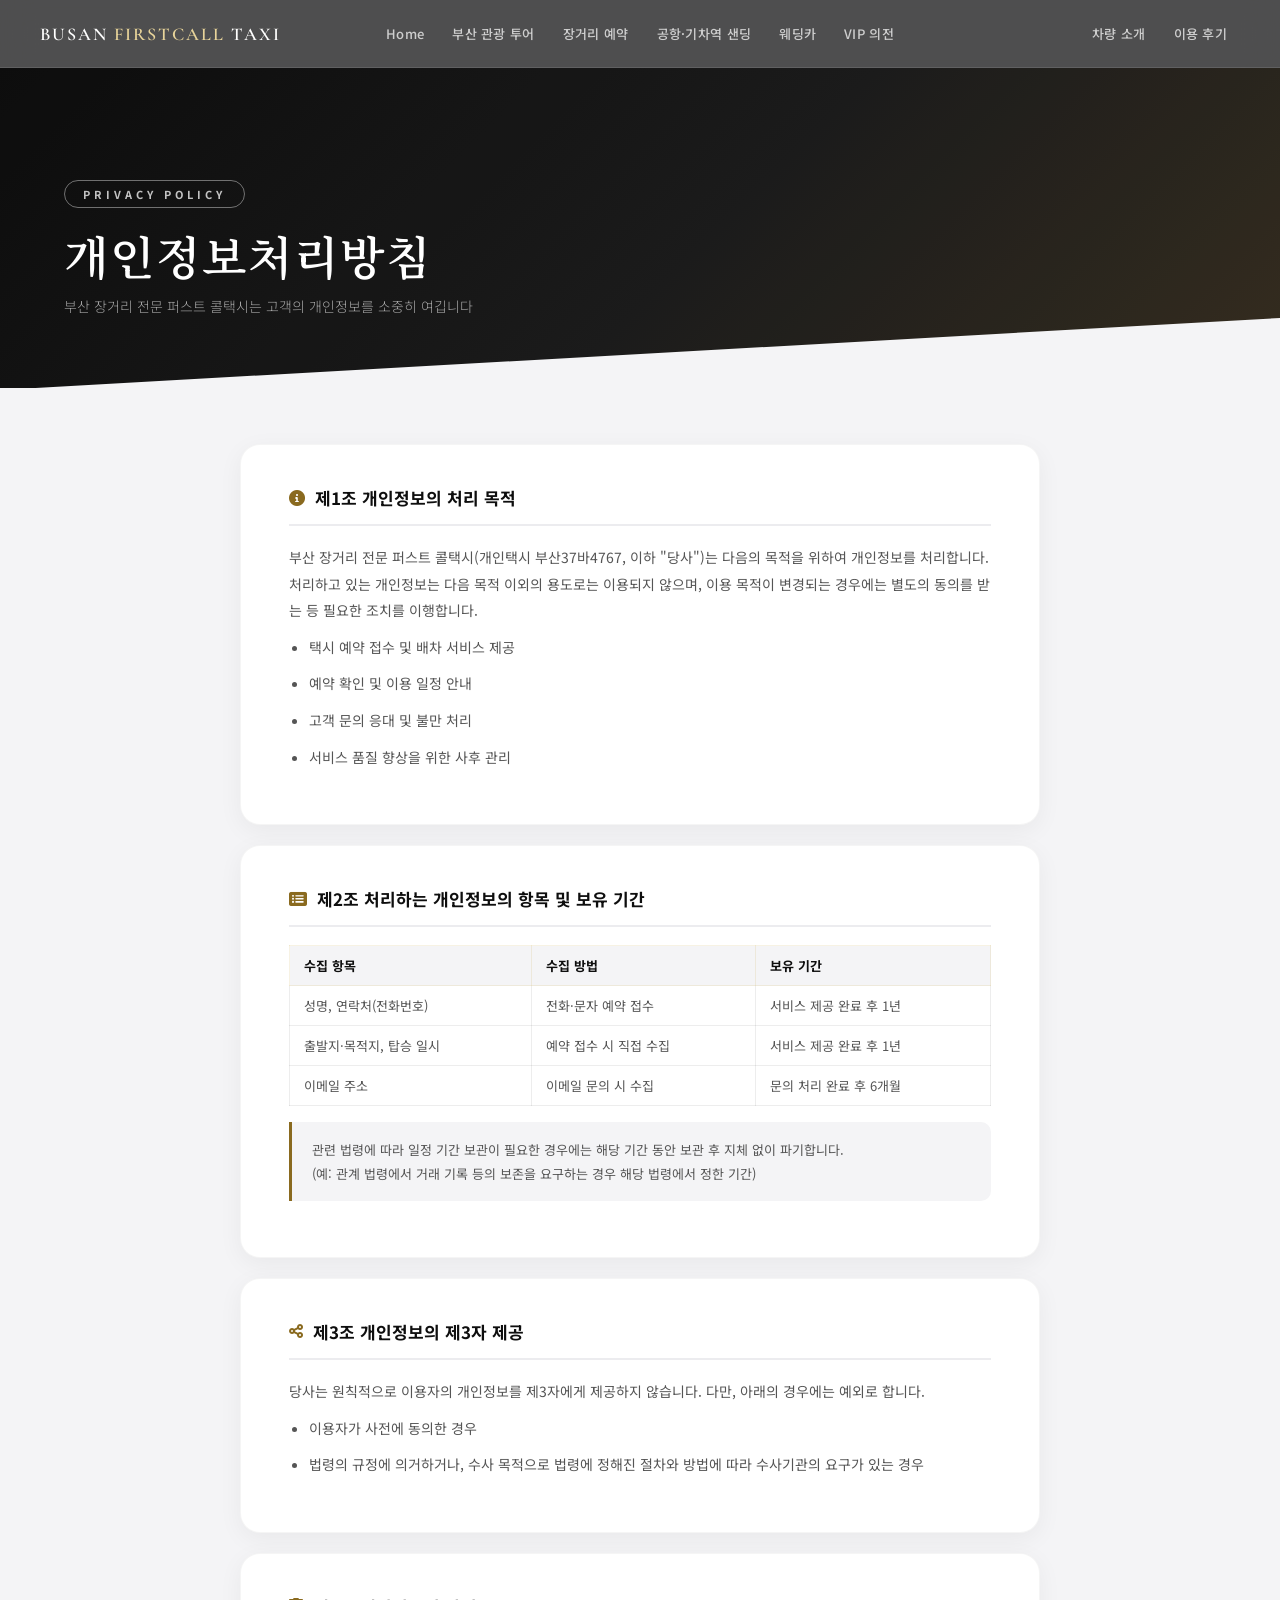
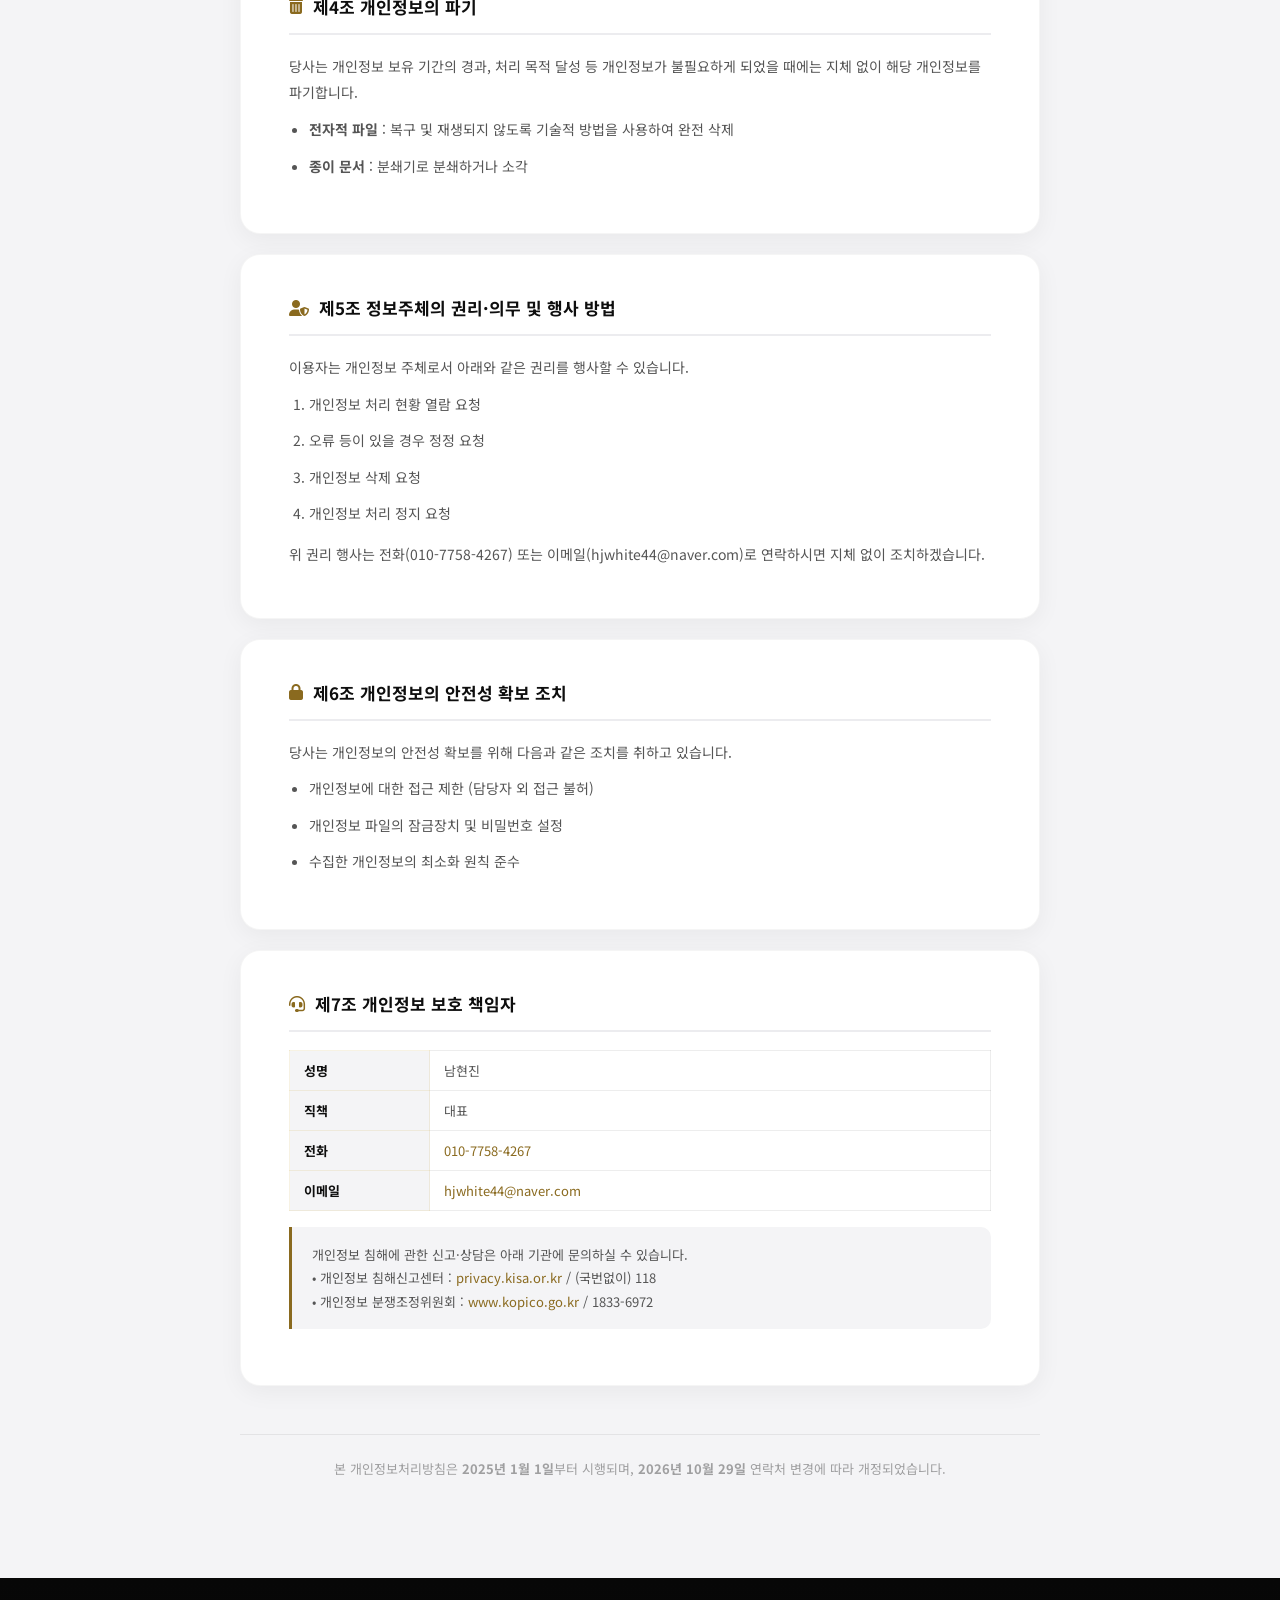
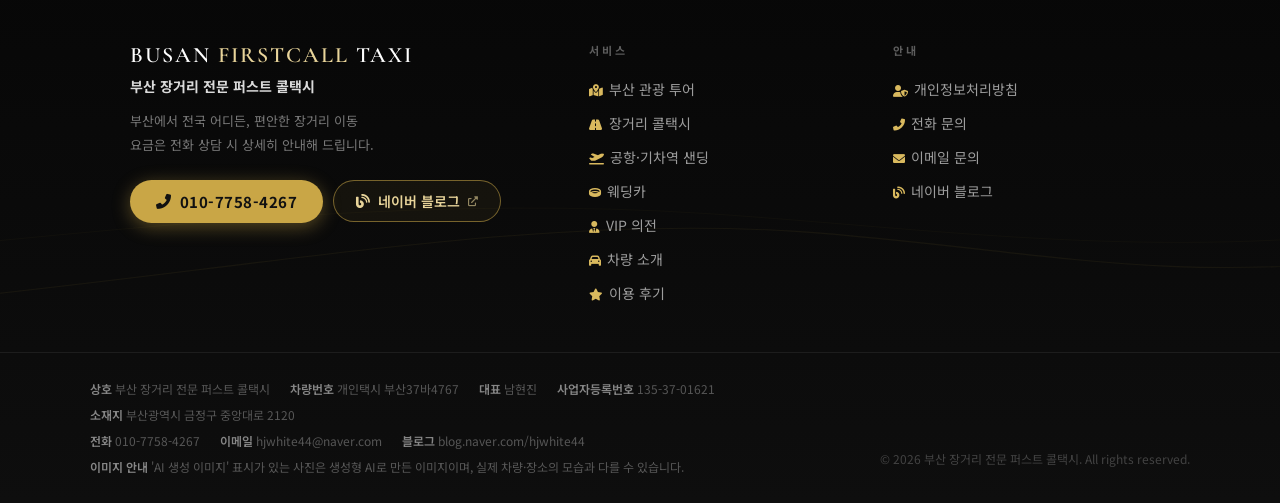
<file: privacy.html>
<!DOCTYPE html>
<html lang="ko">
<head>
  <meta charset="UTF-8">
  <meta name="theme-color" content="#0E0E0E">
    <meta name="viewport" content="width=device-width, initial-scale=1.0">
  <meta property="og:type" content="website">
  <meta property="og:url" content="https://busanfirstcall.com/privacy.html">
  <meta property="og:title" content="개인정보처리방침 | 부산 장거리 전문 퍼스트 콜택시">
  <meta property="og:description" content="부산 장거리 전문 퍼스트 콜택시의 개인정보처리방침을 안내합니다.">
  <meta property="og:image" content="https://busanfirstcall.com/og-image.jpg">
    <meta property="og:site_name" content="부산 장거리 전문 퍼스트 콜택시">
  <meta name="twitter:card" content="summary_large_image">
  <meta name="twitter:title" content="개인정보처리방침 | 부산 장거리 전문 퍼스트 콜택시">
  <meta name="twitter:description" content="부산 장거리 전문 퍼스트 콜택시의 개인정보처리방침을 안내합니다.">
  <meta name="description" content="부산 장거리 전문 퍼스트 콜택시의 개인정보처리방침을 안내합니다.">
  <title>개인정보처리방침 | 부산 장거리 전문 퍼스트 콜택시</title>
  <link rel="canonical" href="https://busanfirstcall.com/privacy.html">
    <link rel="icon" href="favicon.ico" type="image/x-icon">
  <link href="https://fonts.googleapis.com/css2?family=Noto+Sans+KR:wght@300;400;500;700&family=Cormorant+Garamond:ital,wght@0,300;0,600;0,700;1,300;1,600&family=Noto+Serif+KR:wght@300;500;600;700&display=swap" rel="stylesheet">
  <link rel="stylesheet" href="https://cdnjs.cloudflare.com/ajax/libs/font-awesome/6.0.0/css/all.min.css">
  <style>
    :root{--primary:#0E0E0E;--point:#8A6A1F;--point-bg:#C9A646;--point-light:#ECECEF;--bg-main:#F4F4F6;--text-dark:#333;--text-gray:#555}
    *,*::before,*::after{box-sizing:border-box}
    body,html{margin:0;padding:0;font-family:'Noto Sans KR',sans-serif;background:#F4F4F6;color:var(--text-dark);overflow-x:hidden}
    a{text-decoration:none;color:inherit}

    /* 히어로 */
    .page-header{position:relative;height:320px;overflow:hidden;display:flex;align-items:flex-end}
    .page-header::before{content:'';position:absolute;inset:0;background:linear-gradient(135deg,#0E0E0E 0%,#1E1E1E 55%,#3B3222 100%);filter:brightness(.9)}
    .page-header::after{content:'';position:absolute;bottom:-2px;left:0;width:100%;height:72px;background:#F4F4F6;clip-path:polygon(0 100%,100% 0,100% 100%)}
    .page-header-inner{position:relative;z-index:2;padding:0 64px 72px;width:100%}
    .eyebrow{display:inline-block;border:1px solid rgba(255,255,255,.4);color:rgba(255,255,255,.75);font-size:11px;font-weight:700;letter-spacing:4px;padding:5px 18px;border-radius:30px;margin-bottom:14px}
    .page-header h1{font-family:'Cormorant Garamond',serif;font-size:46px;font-weight:600;color:#fff;margin:0 0 8px;letter-spacing:2px}
    .page-header p{font-size:14px;color:rgba(255,255,255,.62);margin:0;font-weight:300}

    /* 본문 */
    .content{max-width:860px;margin:0 auto 100px;padding:56px 30px 0}

    .policy-section{background:#fff;border-radius:20px;padding:40px 48px;margin-bottom:20px;box-shadow:0 6px 24px rgba(0,0,0,.05);border:1px solid rgba(0,0,0,.04)}
    .policy-section h2{font-size:17px;font-weight:700;color:var(--primary);margin:0 0 18px;padding-bottom:14px;border-bottom:2px solid var(--point-light);display:flex;align-items:center;gap:10px}
    .policy-section h2 i{color:var(--point);font-size:16px}
    .policy-section p,.policy-section li{font-size:14px;line-height:1.9;color:var(--text-gray);margin:0 0 10px}
    .policy-section ul,.policy-section ol{padding-left:20px;margin:8px 0 14px}
    .policy-section ul li{list-style:disc}
    .policy-section ol li{list-style:decimal}
    .policy-section table{width:100%;border-collapse:collapse;font-size:13px;margin:12px 0}
    .policy-section table th{background:#F4F4F6;color:var(--primary);font-weight:700;padding:10px 14px;text-align:left;border:1px solid rgba(201,166,70,.15)}
    .policy-section table td{padding:10px 14px;border:1px solid rgba(0,0,0,.07);color:var(--text-gray);vertical-align:top}

    .info-box{background:#F4F4F6;border-left:3px solid var(--point);border-radius:0 10px 10px 0;padding:16px 20px;margin:16px 0;font-size:13px;line-height:1.8;color:var(--text-gray)}

    .effective-date{text-align:center;font-size:13px;color:rgba(0,0,0,.35);margin-top:48px;padding-top:24px;border-top:1px solid rgba(0,0,0,.07)}

    @media(max-width:700px){
      .policy-section{padding:24px 18px}
      .page-header h1{font-size:28px}
      .page-header-inner{padding:0 20px 60px}
      .page-header{height:260px}
      .policy-section table{display:block;overflow-x:auto;-webkit-overflow-scrolling:touch}
      .content{padding:40px 16px 0}
    }
  </style>
</head>
<body>
  <script src="header.js"></script>
  <div id="page-transition-overlay" style="position:fixed;inset:0;background:#F4F4F6;z-index:9999;opacity:0;pointer-events:none;transition:opacity .4s"></div>

  <div class="page-header">
    <div class="page-header-inner">
      <span class="eyebrow">PRIVACY POLICY</span>
      <h1>개인정보처리방침</h1>
      <p>부산 장거리 전문 퍼스트 콜택시는 고객의 개인정보를 소중히 여깁니다</p>
    </div>
  </div>

  <div class="content">

    <div class="policy-section">
      <h2><i class="fas fa-info-circle"></i> 제1조 개인정보의 처리 목적</h2>
      <p>부산 장거리 전문 퍼스트 콜택시(개인택시 부산37바4767, 이하 "당사")는 다음의 목적을 위하여 개인정보를 처리합니다. 처리하고 있는 개인정보는 다음 목적 이외의 용도로는 이용되지 않으며, 이용 목적이 변경되는 경우에는 별도의 동의를 받는 등 필요한 조치를 이행합니다.</p>
      <ul>
        <li>택시 예약 접수 및 배차 서비스 제공</li>
        <li>예약 확인 및 이용 일정 안내</li>
        <li>고객 문의 응대 및 불만 처리</li>
        <li>서비스 품질 향상을 위한 사후 관리</li>
      </ul>
    </div>

    <div class="policy-section">
      <h2><i class="fas fa-list-alt"></i> 제2조 처리하는 개인정보의 항목 및 보유 기간</h2>
      <table>
        <thead>
          <tr><th>수집 항목</th><th>수집 방법</th><th>보유 기간</th></tr>
        </thead>
        <tbody>
          <tr>
            <td>성명, 연락처(전화번호)</td>
            <td>전화·문자 예약 접수</td>
            <td>서비스 제공 완료 후 1년</td>
          </tr>
          <tr>
            <td>출발지·목적지, 탑승 일시</td>
            <td>예약 접수 시 직접 수집</td>
            <td>서비스 제공 완료 후 1년</td>
          </tr>
          <tr>
            <td>이메일 주소</td>
            <td>이메일 문의 시 수집</td>
            <td>문의 처리 완료 후 6개월</td>
          </tr>
        </tbody>
      </table>
      <div class="info-box">
        관련 법령에 따라 일정 기간 보관이 필요한 경우에는 해당 기간 동안 보관 후 지체 없이 파기합니다.<br>
        (예: 관계 법령에서 거래 기록 등의 보존을 요구하는 경우 해당 법령에서 정한 기간)
      </div>
    </div>

    <div class="policy-section">
      <h2><i class="fas fa-share-alt"></i> 제3조 개인정보의 제3자 제공</h2>
      <p>당사는 원칙적으로 이용자의 개인정보를 제3자에게 제공하지 않습니다. 다만, 아래의 경우에는 예외로 합니다.</p>
      <ul>
        <li>이용자가 사전에 동의한 경우</li>
        <li>법령의 규정에 의거하거나, 수사 목적으로 법령에 정해진 절차와 방법에 따라 수사기관의 요구가 있는 경우</li>
      </ul>
    </div>

    <div class="policy-section">
      <h2><i class="fas fa-trash-alt"></i> 제4조 개인정보의 파기</h2>
      <p>당사는 개인정보 보유 기간의 경과, 처리 목적 달성 등 개인정보가 불필요하게 되었을 때에는 지체 없이 해당 개인정보를 파기합니다.</p>
      <ul>
        <li><strong>전자적 파일</strong> : 복구 및 재생되지 않도록 기술적 방법을 사용하여 완전 삭제</li>
        <li><strong>종이 문서</strong> : 분쇄기로 분쇄하거나 소각</li>
      </ul>
    </div>

    <div class="policy-section">
      <h2><i class="fas fa-user-shield"></i> 제5조 정보주체의 권리·의무 및 행사 방법</h2>
      <p>이용자는 개인정보 주체로서 아래와 같은 권리를 행사할 수 있습니다.</p>
      <ol>
        <li>개인정보 처리 현황 열람 요청</li>
        <li>오류 등이 있을 경우 정정 요청</li>
        <li>개인정보 삭제 요청</li>
        <li>개인정보 처리 정지 요청</li>
      </ol>
      <p>위 권리 행사는 전화(010-7758-4267) 또는 이메일(hjwhite44@naver.com)로 연락하시면 지체 없이 조치하겠습니다.</p>
    </div>

    <div class="policy-section">
      <h2><i class="fas fa-lock"></i> 제6조 개인정보의 안전성 확보 조치</h2>
      <p>당사는 개인정보의 안전성 확보를 위해 다음과 같은 조치를 취하고 있습니다.</p>
      <ul>
        <li>개인정보에 대한 접근 제한 (담당자 외 접근 불허)</li>
        <li>개인정보 파일의 잠금장치 및 비밀번호 설정</li>
        <li>수집한 개인정보의 최소화 원칙 준수</li>
      </ul>
    </div>

    <div class="policy-section">
      <h2><i class="fas fa-headset"></i> 제7조 개인정보 보호 책임자</h2>
      <table>
        <tbody>
          <tr><th style="width:140px">성명</th><td>남현진</td></tr>
          <tr><th>직책</th><td>대표</td></tr>
          <tr><th>전화</th><td><a href="tel:010-7758-4267" style="color:var(--point)">010-7758-4267</a></td></tr>
          <tr><th>이메일</th><td><a href="mailto:hjwhite44@naver.com" style="color:var(--point)">hjwhite44@naver.com</a></td></tr>
        </tbody>
      </table>
      <div class="info-box">
        개인정보 침해에 관한 신고·상담은 아래 기관에 문의하실 수 있습니다.<br>
        • 개인정보 침해신고센터 : <a href="https://privacy.kisa.or.kr" style="color:var(--point)" target="_blank">privacy.kisa.or.kr</a> / (국번없이) 118<br>
        • 개인정보 분쟁조정위원회 : <a href="https://www.kopico.go.kr" style="color:var(--point)" target="_blank">www.kopico.go.kr</a> / 1833-6972
      </div>
    </div>

    <p class="effective-date">본 개인정보처리방침은 <strong>2025년 1월 1일</strong>부터 시행되며, <strong>2026년 10월 29일</strong> 연락처 변경에 따라 개정되었습니다.</p>

  </div>

  <script src="common.js"></script>
    <script src="footer.js"></script>
</body>
</html>
</file>
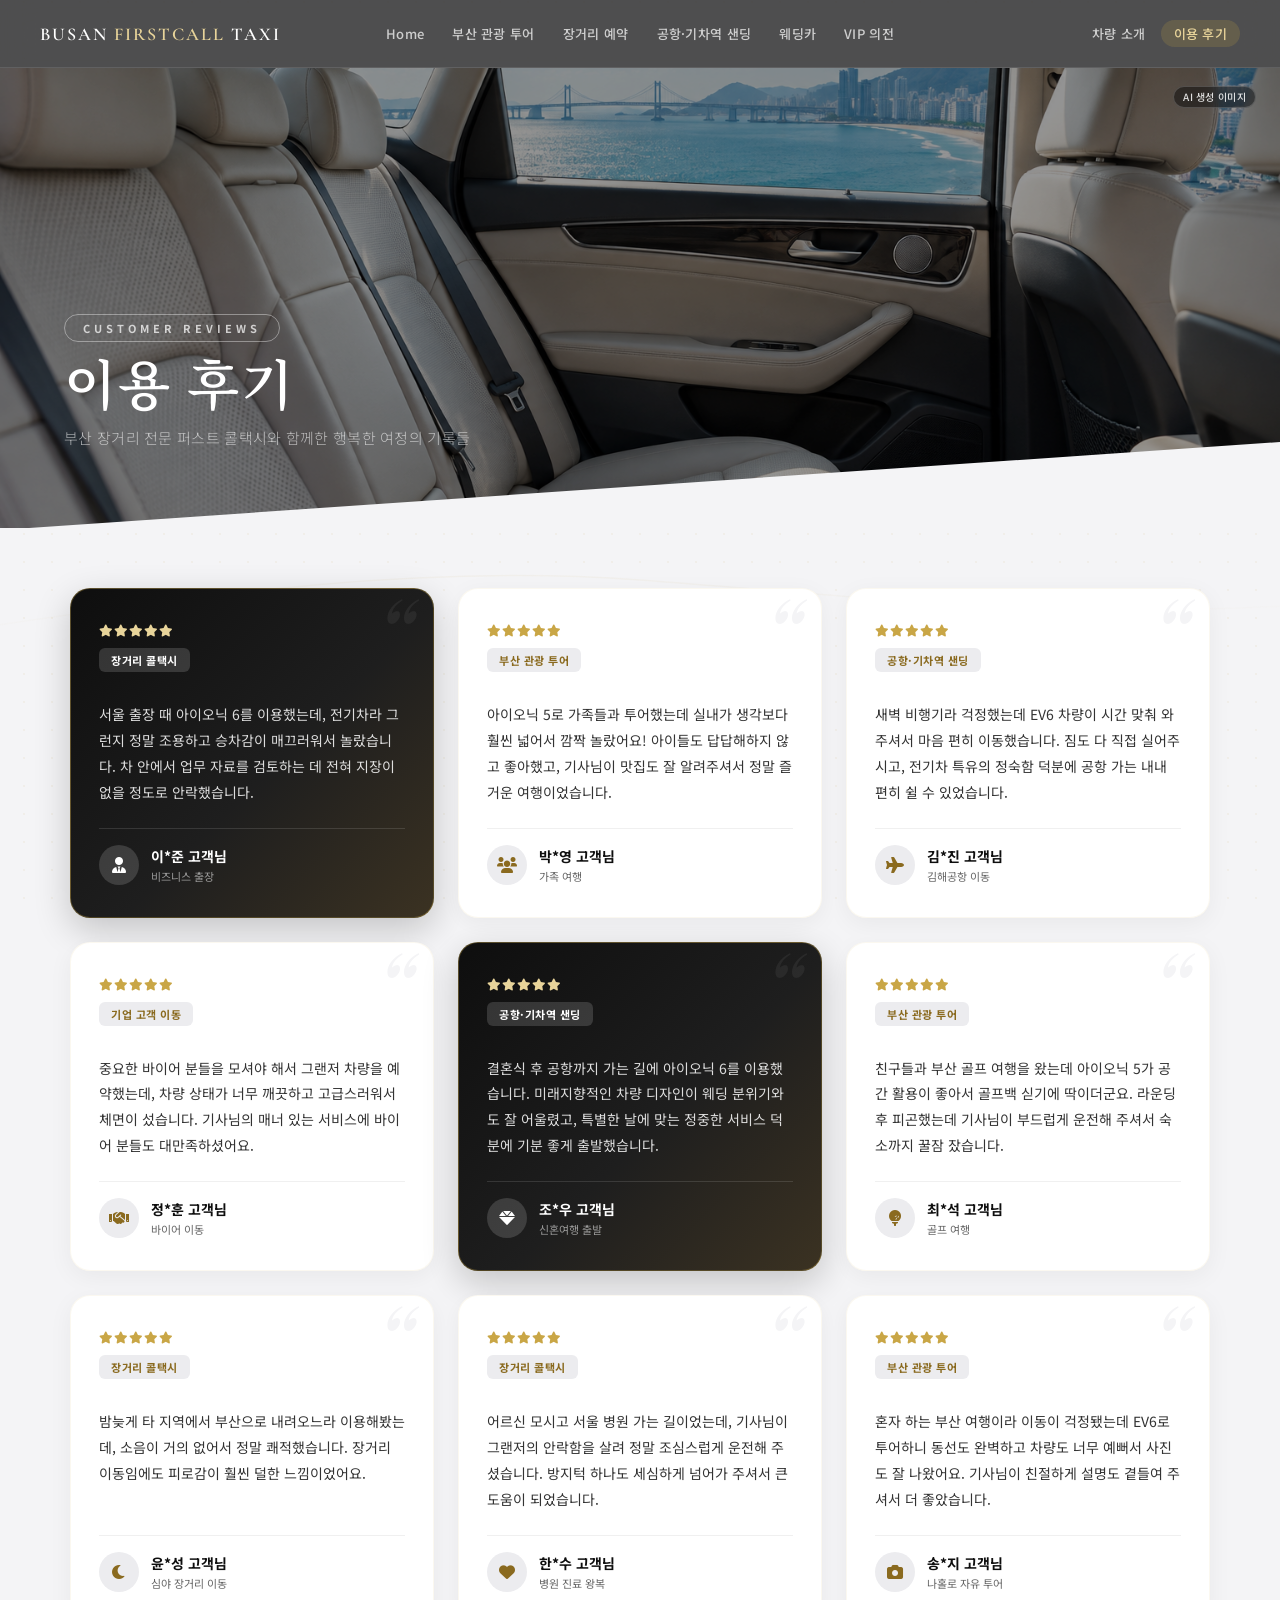
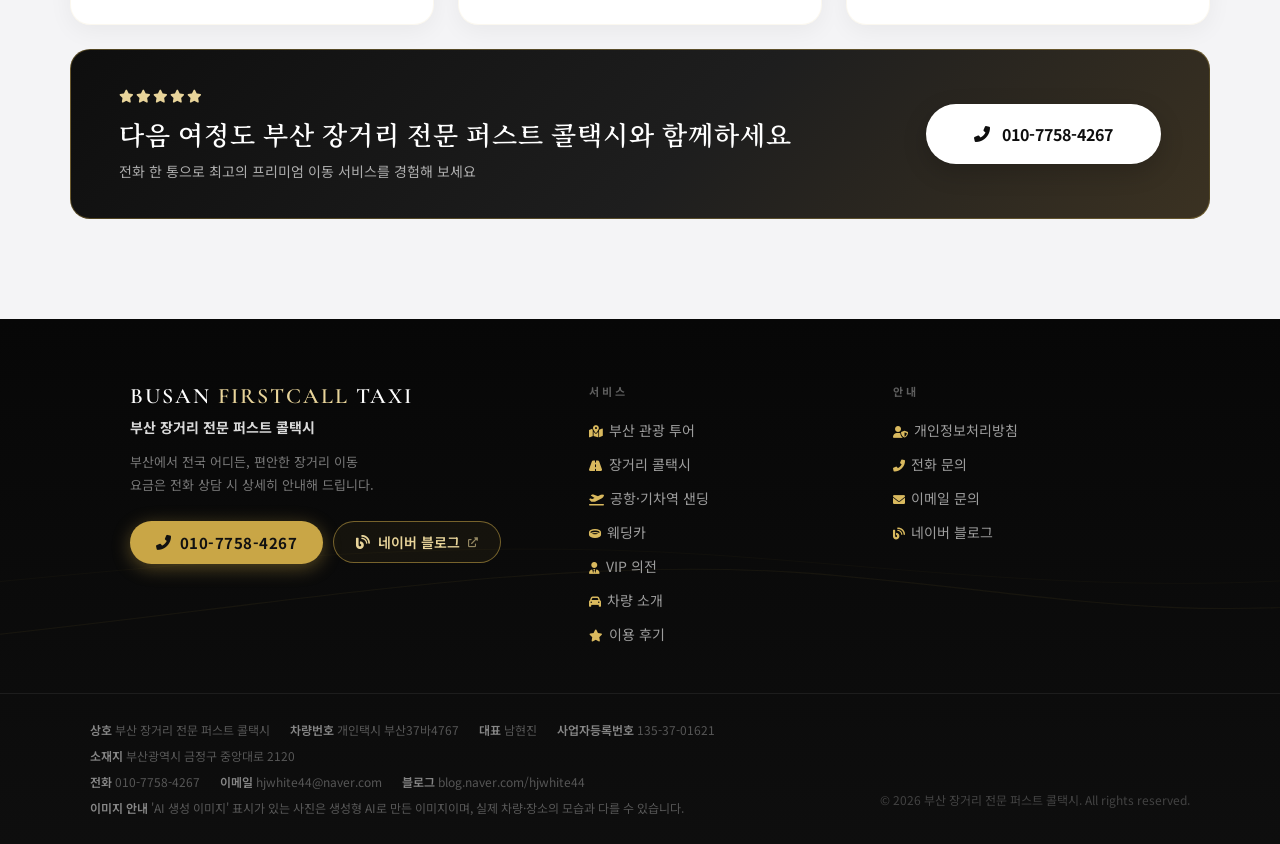
<file: reviews.html>
<!DOCTYPE html>
<html lang="ko">
<head>
    <meta charset="UTF-8">
    <meta name="theme-color" content="#0E0E0E">
    <meta name="viewport" content="width=device-width, initial-scale=1.0">
    <meta property="og:type" content="website">
    <meta property="og:url" content="https://busanfirstcall.com/reviews.html">
    <meta property="og:title" content="이용 후기 | 부산 장거리 전문 퍼스트 콜택시">
    <meta property="og:description" content="부산 장거리 전문 퍼스트 콜택시를 이용하신 고객님들의 장거리·공항·관광 이동 후기.">
    <meta property="og:image" content="https://busanfirstcall.com/og-image.jpg">
    <meta property="og:site_name" content="부산 장거리 전문 퍼스트 콜택시">
    <meta name="twitter:card" content="summary_large_image">
    <meta name="twitter:title" content="이용 후기 | 부산 장거리 전문 퍼스트 콜택시">
    <meta name="twitter:description" content="부산 장거리 전문 퍼스트 콜택시를 이용하신 고객님들의 장거리·공항·관광 이동 후기.">
    <meta name="description" content="부산 장거리 전문 퍼스트 콜택시를 이용하신 고객님들의 장거리·공항·관광 이동 후기.">
    <title>이용 후기 | 부산 장거리 전문 퍼스트 콜택시</title>
    <link rel="canonical" href="https://busanfirstcall.com/reviews.html">
    <link rel="icon" href="favicon.ico" type="image/x-icon">
    <link href="https://fonts.googleapis.com/css2?family=Noto+Sans+KR:wght@300;400;500;700&family=Cormorant+Garamond:ital,wght@0,300;0,600;0,700;1,300;1,600&family=Playfair+Display:ital,wght@0,700;1,400&family=Noto+Serif+KR:wght@300;500;600;700&display=swap" rel="stylesheet">
    <link rel="stylesheet" href="https://cdnjs.cloudflare.com/ajax/libs/font-awesome/6.0.0/css/all.min.css">
    <style>
        :root{
            --primary:#0E0E0E;
            --point:#8A6A1F;--point-bg:#C9A646;
            --point-light:#ECECEF;
            --bg-main:#F4F4F6;
            --white:#ffffff;
            --text-dark:#333333;
            --text-gray:#666666;
        }
        *,*::before,*::after{box-sizing:border-box}
        body,html{margin:0;padding:0;font-family:'Noto Sans KR',sans-serif;overflow-x:hidden;background-color:#F4F4F6;color:var(--text-dark)}
        a{text-decoration:none;color:inherit}
        ul{list-style:none;margin:0;padding:0}

        /* ══ 공통 페이지 헤더 ══ */
        .page-header{padding:0;position:relative;height:460px;overflow:hidden;display:flex;align-items:flex-end}
        .page-header::before{content:'';position:absolute;inset:0;background-image:var(--bg,none);background-size:cover;background-position:center;filter:brightness(.58);transition:transform 20s ease-out}
        .page-header:hover::before{transform:scale(1.04)}
        .page-header::after{content:'';position:absolute;bottom:-2px;left:0;width:100%;height:88px;background:#F4F4F6;clip-path:polygon(0 100%,100% 0,100% 100%)}
        .page-header-inner{position:relative;z-index:2;padding:0 64px 80px;width:100%}
        .eyebrow{display:inline-block;border:1px solid rgba(255,255,255,.38);color:rgba(255,255,255,.72);font-size:11px;font-weight:700;letter-spacing:4px;padding:5px 18px;border-radius:30px;margin-bottom:16px}
        .page-header h1{font-family:'Cormorant Garamond',serif!important;font-size:54px;color:#fff;margin:0 0 10px;letter-spacing:2px;line-height:1.1;font-weight:600}
        .page-header p{font-size:15px;color:rgba(255,255,255,.62);margin:0;font-weight:300;letter-spacing:.3px}
        @media(max-width:900px){.page-header{height:340px}.page-header-inner{padding:0 30px 60px}.page-header h1{font-size:38px}}
        @media(max-width:600px){.page-header h1{font-size:30px}}

        /* ══ 공통 섹션 라벨 ══ */

        /* ══ 공통 CTA 박스 ══ */
        .cta-box{background:linear-gradient(135deg,#0E0E0E 0%,#1E1E1E 55%,#3B3222 100%);border-radius:24px;padding:52px 60px;display:flex;align-items:center;justify-content:space-between;gap:40px}
        .cta-box h2{font-family:'Cormorant Garamond',serif!important;font-size:30px;color:#fff;margin:0 0 10px;font-weight:600;letter-spacing:1px}
        .cta-box p{font-size:14px;color:rgba(255,255,255,.62);margin:0;line-height:1.75}
        .btn-cta{display:inline-flex;align-items:center;gap:12px;padding:18px 48px;background:#fff;color:#0E0E0E;border-radius:40px;font-size:16px;font-weight:700;white-space:nowrap;box-shadow:0 8px 24px rgba(0,0,0,.18);transition:.3s;flex-shrink:0}
        .btn-cta:hover{background:#E8D49A;color:#0E0E0E;transform:scale(1.04)}
        @media(max-width:900px){.cta-box{flex-direction:column;padding:40px 30px;text-align:center}}

        .reviews-wrap{max-width:1200px;margin:0 auto 100px;padding:60px 30px 0}

        /* ── 3열 균등 그리드 ── */
        .reviews-grid{
            display:grid;
            grid-template-columns:repeat(3,1fr);
            gap:24px;
        }

        .review-card{
            background:#fff;
            border-radius:20px;
            padding:32px 28px;
            border:1px solid rgba(201,166,70,.08);
            box-shadow:0 6px 24px rgba(0,0,0,.05);
            display:flex;
            flex-direction:column;
            position:relative;
            overflow:hidden;
            opacity:0;
            transform:translateY(24px);
            transition:transform .4s ease,box-shadow .4s ease,opacity .5s ease;
        }
        .review-card.visible{opacity:1;transform:translateY(0)}
        .review-card:hover{transform:translateY(-6px);box-shadow:0 16px 40px rgba(201,166,70,.1)}

        .review-card::before{
            content:'\201C';
            font-family:'Playfair Display',serif;
            font-style:italic;
            font-size:100px;
            color:#F4F4F6;
            position:absolute;
            top:-8px;right:18px;
            line-height:1;
            pointer-events:none;
            z-index:0;
        }

        .stars{color:#C9A646;font-size:12px;margin-bottom:10px;position:relative;z-index:1;letter-spacing:1px}
        .service-tag{display:inline-block;align-self:flex-start;background:var(--point-light);color:var(--point);padding:4px 12px;border-radius:6px;font-size:11px;font-weight:700;margin-bottom:16px;letter-spacing:.5px;position:relative;z-index:1}
        .review-text{color:var(--text-dark);font-size:14px;line-height:1.85;margin-bottom:22px;flex-grow:1;position:relative;z-index:1}
        .reviewer{display:flex;align-items:center;gap:12px;border-top:1px solid #f0f0f0;padding-top:16px;position:relative;z-index:1}
        .avatar{width:40px;height:40px;border-radius:50%;background:var(--point-light);color:var(--point);display:flex;justify-content:center;align-items:center;font-size:16px;flex-shrink:0}
        .name{display:block;font-size:14px;font-weight:700;color:var(--primary)}
        .type{display:block;font-size:11px;color:var(--text-gray);margin-top:2px}

        /* highlight 카드 */
        .review-card.highlight{background:linear-gradient(135deg,#0E0E0E 0%,#1E1E1E 55%,#3B3222 100%);border:none;box-shadow:0 12px 36px rgba(0,0,0,.2)}
        .review-card.highlight::before{color:rgba(255,255,255,.06)}
        .review-card.highlight .service-tag{background:rgba(255,255,255,.15);color:#fff}
        .review-card.highlight .review-text{color:rgba(255,255,255,.85)}
        .review-card.highlight .stars{color:#E8D49A}
        .review-card.highlight .reviewer{border-top-color:rgba(255,255,255,.12)}
        .review-card.highlight .avatar{background:rgba(255,255,255,.15);color:#fff}
        .review-card.highlight .name{color:#fff}
        .review-card.highlight .type{color:rgba(255,255,255,.55)}

        /* ── 마지막 행 CTA 배너 (카드 대신 전체 폭) ── */
        .review-cta-banner{
            grid-column: 1 / -1;
            background:linear-gradient(135deg,#0E0E0E 0%,#1E1E1E 55%,#3B3222 100%);
            border-radius:20px;
            padding:36px 48px;
            display:flex;
            align-items:center;
            justify-content:space-between;
            gap:32px;
            opacity:0;
            transform:translateY(24px);
            transition:opacity .5s ease, transform .5s ease;
        }
        .review-cta-banner.visible{opacity:1;transform:translateY(0)}
        .review-cta-banner h3{font-family:'Cormorant Garamond',serif!important;font-size:26px;color:#fff;margin:0 0 8px;letter-spacing:1px;font-weight:600}
        .review-cta-banner p{font-size:14px;color:rgba(255,255,255,.65);margin:0;line-height:1.6}
        .review-cta-stars{color:#E8D49A;font-size:13px;margin-bottom:10px;letter-spacing:2px}
        .btn-review-cta{display:inline-flex;align-items:center;gap:12px;padding:18px 48px;background:#fff;color:#0E0E0E;border-radius:40px;font-size:16px;font-weight:700;white-space:nowrap;box-shadow:0 8px 24px rgba(0,0,0,.18);transition:.3s;flex-shrink:0}
        .btn-review-cta:hover{background:#E8D49A;color:#0E0E0E;transform:scale(1.04)}



        #page-transition-overlay{position:fixed;top:0;left:0;width:100%;height:100%;background:#F4F4F6;z-index:9999;opacity:0;pointer-events:none;transition:opacity .4s ease}

        @media(max-width:960px){
            .reviews-grid{grid-template-columns:repeat(2,1fr)}
            .review-cta-banner{flex-direction:column;text-align:center;padding:28px 20px}
            .btn-review-cta{width:100%;justify-content:center;padding:16px 20px;font-size:15px}
        }
        @media(max-width:620px){
            .reviews-grid{grid-template-columns:1fr}
            .page-header h1{font-size:30px}
            .page-header-inner{padding:0 20px 60px}
            .page-header{height:300px}
            .reviews-wrap{padding:40px 16px 0}
            .review-card{padding:24px 20px}
        }
    </style>
    <link rel="stylesheet" href="common.css">
</head>
<body>
    <script src="header.js"></script>
    <div id="page-transition-overlay"></div>

    <div class="page-header" style="--bg:url('리뷰.png')">
        <span class="bmt-ai-badge bmt-ai-badge--hero">AI 생성 이미지</span>
        <div class="page-header-inner">
            <span class="eyebrow">CUSTOMER REVIEWS</span>
            <h1>이용 후기</h1>
            <p>부산 장거리 전문 퍼스트 콜택시와 함께한 행복한 여정의 기록들</p>
        </div>
    </div>

    <div class="reviews-wrap">
        <div class="reviews-grid">

            <div class="review-card highlight">
                <div class="stars"><i class="fas fa-star"></i><i class="fas fa-star"></i><i class="fas fa-star"></i><i class="fas fa-star"></i><i class="fas fa-star"></i></div>
                <span class="service-tag">장거리 콜택시</span>
                <p class="review-text">서울 출장 때 아이오닉 6를 이용했는데, 전기차라 그런지 정말 조용하고 승차감이 매끄러워서 놀랐습니다. 차 안에서 업무 자료를 검토하는 데 전혀 지장이 없을 정도로 안락했습니다.</p>
                <div class="reviewer">
                    <div class="avatar"><i class="fas fa-user-tie"></i></div>
                    <div><span class="name">이*준 고객님</span><span class="type">비즈니스 출장</span></div>
                </div>
            </div>

            <div class="review-card">
                <div class="stars"><i class="fas fa-star"></i><i class="fas fa-star"></i><i class="fas fa-star"></i><i class="fas fa-star"></i><i class="fas fa-star"></i></div>
                <span class="service-tag">부산 관광 투어</span>
                <p class="review-text">아이오닉 5로 가족들과 투어했는데 실내가 생각보다 훨씬 넓어서 깜짝 놀랐어요! 아이들도 답답해하지 않고 좋아했고, 기사님이 맛집도 잘 알려주셔서 정말 즐거운 여행이었습니다.</p>
                <div class="reviewer">
                    <div class="avatar"><i class="fas fa-users"></i></div>
                    <div><span class="name">박*영 고객님</span><span class="type">가족 여행</span></div>
                </div>
            </div>

            <div class="review-card">
                <div class="stars"><i class="fas fa-star"></i><i class="fas fa-star"></i><i class="fas fa-star"></i><i class="fas fa-star"></i><i class="fas fa-star"></i></div>
                <span class="service-tag">공항·기차역 샌딩</span>
                <p class="review-text">새벽 비행기라 걱정했는데 EV6 차량이 시간 맞춰 와주셔서 마음 편히 이동했습니다. 짐도 다 직접 실어주시고, 전기차 특유의 정숙함 덕분에 공항 가는 내내 편히 쉴 수 있었습니다.</p>
                <div class="reviewer">
                    <div class="avatar"><i class="fas fa-plane"></i></div>
                    <div><span class="name">김*진 고객님</span><span class="type">김해공항 이동</span></div>
                </div>
            </div>

            <div class="review-card">
                <div class="stars"><i class="fas fa-star"></i><i class="fas fa-star"></i><i class="fas fa-star"></i><i class="fas fa-star"></i><i class="fas fa-star"></i></div>
                <span class="service-tag">기업 고객 이동</span>
                <p class="review-text">중요한 바이어 분들을 모셔야 해서 그랜저 차량을 예약했는데, 차량 상태가 너무 깨끗하고 고급스러워서 체면이 섰습니다. 기사님의 매너 있는 서비스에 바이어 분들도 대만족하셨어요.</p>
                <div class="reviewer">
                    <div class="avatar"><i class="fas fa-handshake"></i></div>
                    <div><span class="name">정*훈 고객님</span><span class="type">바이어 이동</span></div>
                </div>
            </div>

            <div class="review-card highlight">
                <div class="stars"><i class="fas fa-star"></i><i class="fas fa-star"></i><i class="fas fa-star"></i><i class="fas fa-star"></i><i class="fas fa-star"></i></div>
                <span class="service-tag">공항·기차역 샌딩</span>
                <p class="review-text">결혼식 후 공항까지 가는 길에 아이오닉 6를 이용했습니다. 미래지향적인 차량 디자인이 웨딩 분위기와도 잘 어울렸고, 특별한 날에 맞는 정중한 서비스 덕분에 기분 좋게 출발했습니다.</p>
                <div class="reviewer">
                    <div class="avatar"><i class="fas fa-gem"></i></div>
                    <div><span class="name">조*우 고객님</span><span class="type">신혼여행 출발</span></div>
                </div>
            </div>

            <div class="review-card">
                <div class="stars"><i class="fas fa-star"></i><i class="fas fa-star"></i><i class="fas fa-star"></i><i class="fas fa-star"></i><i class="fas fa-star"></i></div>
                <span class="service-tag">부산 관광 투어</span>
                <p class="review-text">친구들과 부산 골프 여행을 왔는데 아이오닉 5가 공간 활용이 좋아서 골프백 싣기에 딱이더군요. 라운딩 후 피곤했는데 기사님이 부드럽게 운전해 주셔서 숙소까지 꿀잠 잤습니다.</p>
                <div class="reviewer">
                    <div class="avatar"><i class="fas fa-golf-ball"></i></div>
                    <div><span class="name">최*석 고객님</span><span class="type">골프 여행</span></div>
                </div>
            </div>

            <div class="review-card">
                <div class="stars"><i class="fas fa-star"></i><i class="fas fa-star"></i><i class="fas fa-star"></i><i class="fas fa-star"></i><i class="fas fa-star"></i></div>
                <span class="service-tag">장거리 콜택시</span>
                <p class="review-text">밤늦게 타 지역에서 부산으로 내려오느라 이용해봤는데, 소음이 거의 없어서 정말 쾌적했습니다. 장거리 이동임에도 피로감이 훨씬 덜한 느낌이었어요.</p>
                <div class="reviewer">
                    <div class="avatar"><i class="fas fa-moon"></i></div>
                    <div><span class="name">윤*성 고객님</span><span class="type">심야 장거리 이동</span></div>
                </div>
            </div>

            <div class="review-card">
                <div class="stars"><i class="fas fa-star"></i><i class="fas fa-star"></i><i class="fas fa-star"></i><i class="fas fa-star"></i><i class="fas fa-star"></i></div>
                <span class="service-tag">장거리 콜택시</span>
                <p class="review-text">어르신 모시고 서울 병원 가는 길이었는데, 기사님이 그랜저의 안락함을 살려 정말 조심스럽게 운전해 주셨습니다. 방지턱 하나도 세심하게 넘어가 주셔서 큰 도움이 되었습니다.</p>
                <div class="reviewer">
                    <div class="avatar"><i class="fas fa-heart"></i></div>
                    <div><span class="name">한*수 고객님</span><span class="type">병원 진료 왕복</span></div>
                </div>
            </div>

            <div class="review-card">
                <div class="stars"><i class="fas fa-star"></i><i class="fas fa-star"></i><i class="fas fa-star"></i><i class="fas fa-star"></i><i class="fas fa-star"></i></div>
                <span class="service-tag">부산 관광 투어</span>
                <p class="review-text">혼자 하는 부산 여행이라 이동이 걱정됐는데 EV6로 투어하니 동선도 완벽하고 차량도 너무 예뻐서 사진도 잘 나왔어요. 기사님이 친절하게 설명도 곁들여 주셔서 더 좋았습니다.</p>
                <div class="reviewer">
                    <div class="avatar"><i class="fas fa-camera"></i></div>
                    <div><span class="name">송*지 고객님</span><span class="type">나홀로 자유 투어</span></div>
                </div>
            </div>

            <div class="review-cta-banner">
                <div>
                    <div class="review-cta-stars">
                        <i class="fas fa-star"></i><i class="fas fa-star"></i><i class="fas fa-star"></i><i class="fas fa-star"></i><i class="fas fa-star"></i>
                    </div>
                    <h3>다음 여정도 부산 장거리 전문 퍼스트 콜택시와 함께하세요</h3>
                    <p>전화 한 통으로 최고의 프리미엄 이동 서비스를 경험해 보세요</p>
                </div>
                <a href="tel:010-7758-4267" class="btn-review-cta">
                    <i class="fas fa-phone-alt"></i> 010-7758-4267
                </a>
            </div>

        </div>
    </div>

    <script>
        const animEls = document.querySelectorAll('.review-card, .review-cta-banner');
        const io = new IntersectionObserver(entries => {
            entries.forEach((en, i) => {
                if(en.isIntersecting){
                    setTimeout(() => en.target.classList.add('visible'), i * 80);
                    io.unobserve(en.target);
                }
            });
        }, {threshold: .08});
        animEls.forEach(c => io.observe(c));
    </script>
    <script src="common.js"></script>
    <script src="footer.js"></script>
</body>
</html>
</file>
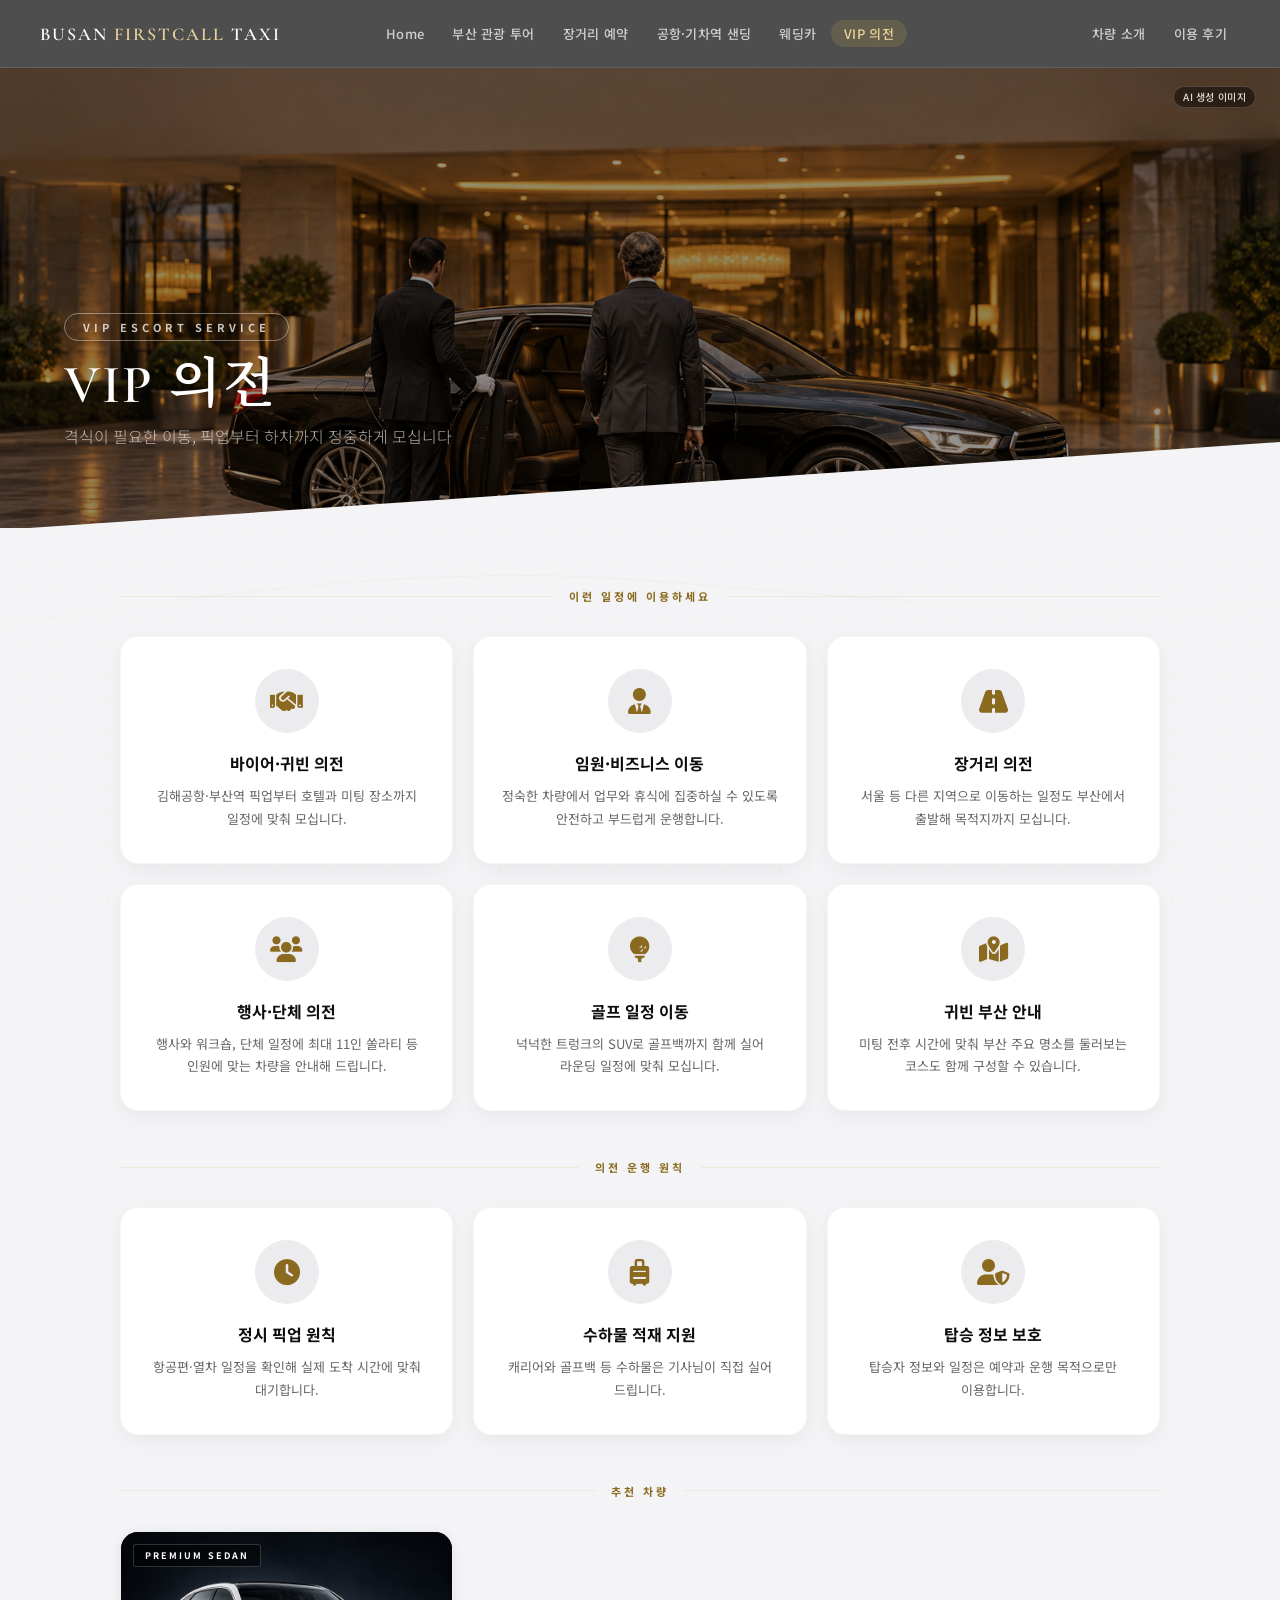
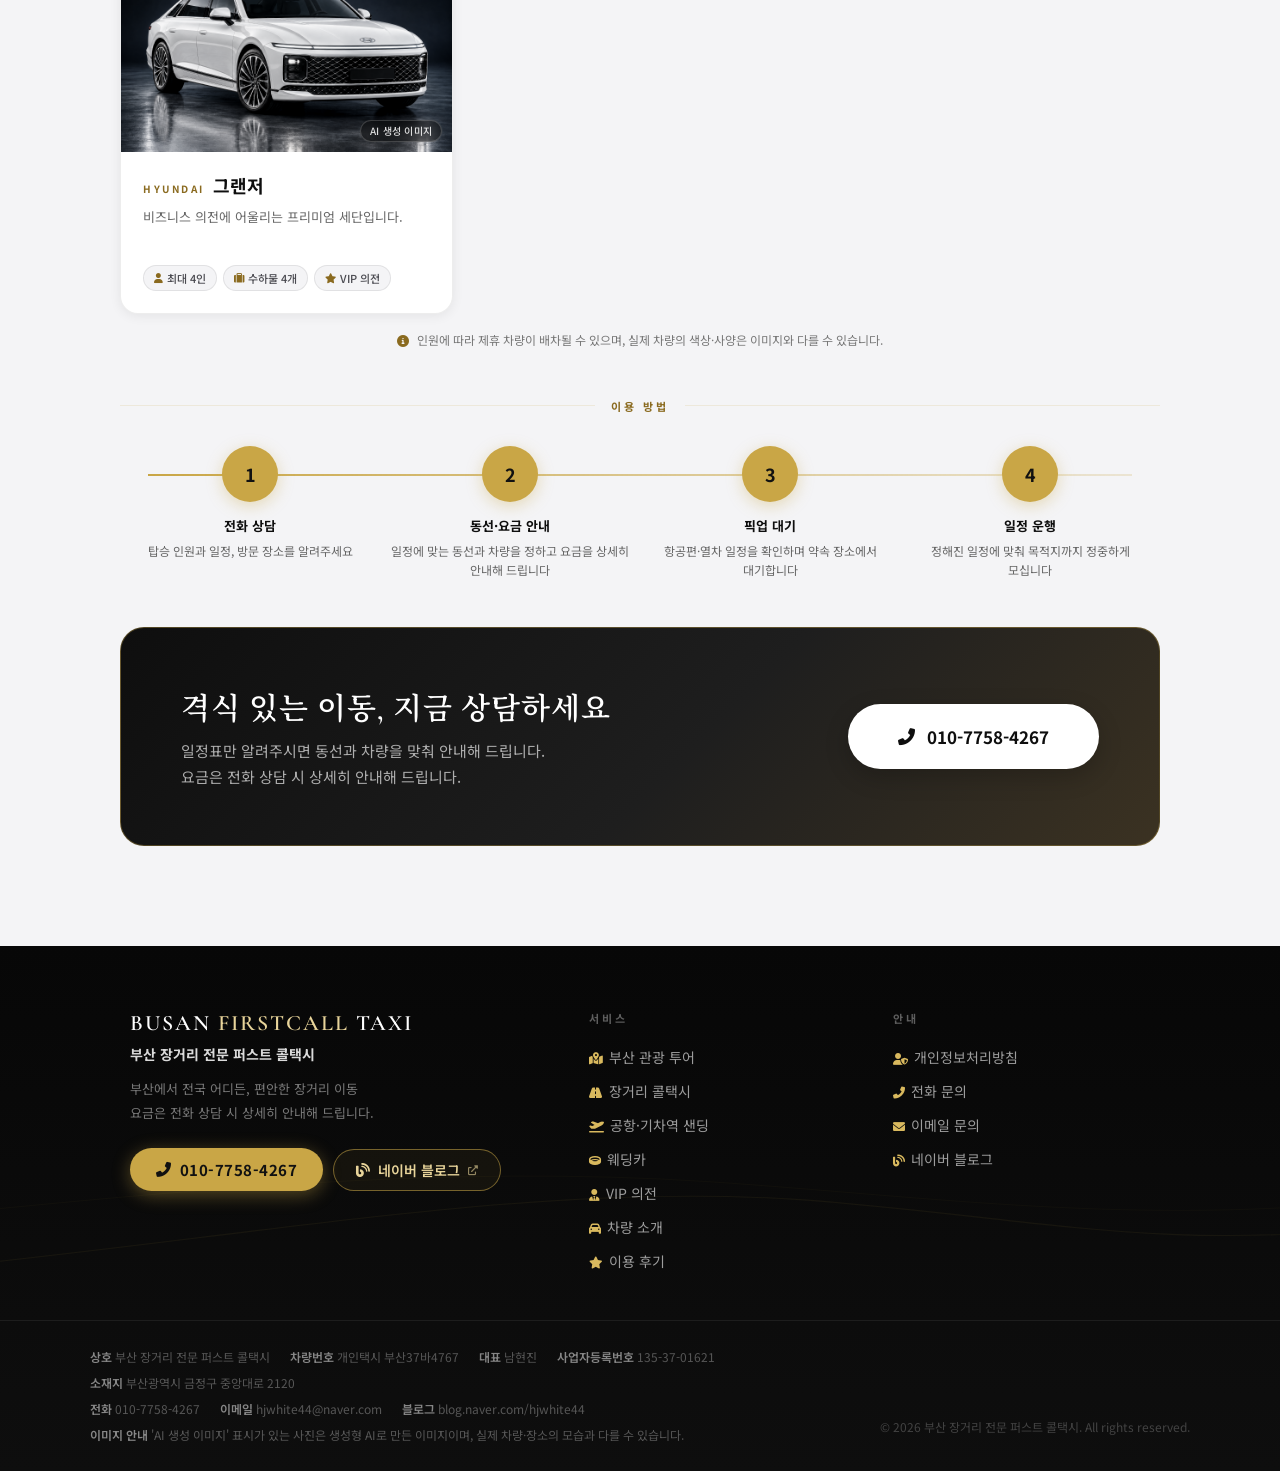
<file: vip-service.html>
<!DOCTYPE html>
<html lang="ko">
<head>
    <meta charset="UTF-8">
    <meta name="theme-color" content="#0E0E0E">
    <meta name="viewport" content="width=device-width, initial-scale=1.0">
    <meta property="og:type" content="website">
    <meta property="og:url" content="https://busanfirstcall.com/vip-service.html">
    <meta property="og:title" content="VIP 의전 | 부산 장거리 전문 퍼스트 콜택시">
    <meta property="og:description" content="바이어·임원·귀빈을 위한 공항·기차역 픽업과 일정 이동, 행사 단체 의전. 인원과 일정에 맞춘 전용 차량 운행. 요금은 전화 상담으로 상세 안내.">
    <meta property="og:image" content="https://busanfirstcall.com/og-image.jpg">
    <meta property="og:site_name" content="부산 장거리 전문 퍼스트 콜택시">
    <meta name="twitter:card" content="summary_large_image">
    <meta name="twitter:title" content="VIP 의전 | 부산 장거리 전문 퍼스트 콜택시">
    <meta name="twitter:description" content="바이어·임원·귀빈을 위한 공항·기차역 픽업과 일정 이동, 행사 단체 의전. 인원과 일정에 맞춘 전용 차량 운행. 요금은 전화 상담으로 상세 안내.">
    <meta name="description" content="바이어·임원·귀빈을 위한 공항·기차역 픽업과 일정 이동, 행사 단체 의전. 인원과 일정에 맞춘 전용 차량 운행. 요금은 전화 상담으로 상세 안내.">
    <title>VIP 의전 | 부산 장거리 전문 퍼스트 콜택시</title>
    <link rel="canonical" href="https://busanfirstcall.com/vip-service.html">
    <link rel="icon" href="favicon.ico" type="image/x-icon">
    <link href="https://fonts.googleapis.com/css2?family=Noto+Sans+KR:wght@300;400;500;700&family=Cormorant+Garamond:ital,wght@0,300;0,600;0,700;1,300;1,600&family=Noto+Serif+KR:wght@300;500;600;700&display=swap" rel="stylesheet">
    <link rel="stylesheet" href="https://cdnjs.cloudflare.com/ajax/libs/font-awesome/6.0.0/css/all.min.css">
    <style>
        :root{--primary:#0E0E0E;--point:#8A6A1F;--point-bg:#C9A646;--point-light:#ECECEF;--bg-main:#F4F4F6;--white:#ffffff;--text-dark:#333333;--text-gray:#666666}
        *,*::before,*::after{box-sizing:border-box}
        body,html{margin:0;padding:0;font-family:'Noto Sans KR',sans-serif;background-color:#F4F4F6;color:var(--text-dark);overflow-x:hidden}
        a{text-decoration:none;color:inherit}

        /* ── 히어로 ── */
        .page-header{padding:0;position:relative;height:460px;overflow:hidden;display:flex;align-items:flex-end}
        /* 이미지 파일이 없으면 뒤쪽 그라데이션이 대신 보입니다 */
        .page-header::before{content:'';position:absolute;inset:0;background-image:url('의전.png'),linear-gradient(135deg,#1E1E1E 0%,#2A2A2A 55%,#5A4A2E 100%);background-size:cover;background-position:center;filter:brightness(.58);transition:transform 20s ease-out}
        .page-header:hover::before{transform:scale(1.04)}
        .page-header::after{content:'';position:absolute;bottom:-2px;left:0;width:100%;height:88px;background:#F4F4F6;clip-path:polygon(0 100%,100% 0,100% 100%)}
        .page-header-inner{position:relative;z-index:2;padding:0 64px 80px;width:100%}
        .eyebrow{display:inline-block;border:1px solid rgba(255,255,255,.4);color:rgba(255,255,255,.75);font-size:11px;font-weight:700;letter-spacing:4px;padding:5px 18px;border-radius:30px;margin-bottom:14px}
        .page-header h1{font-family:'Cormorant Garamond',serif!important;font-size:54px;color:#fff;margin:0 0 10px;letter-spacing:2px;line-height:1.1;font-weight:600}
        .page-header p{font-size:16px;color:rgba(255,255,255,.65);margin:0;font-weight:300;word-break:keep-all}

        /* ── 컨텐츠 ── */
        .content{max-width:1100px;margin:0 auto 100px;padding:60px 30px 0}

        /* ── 섹션 라벨 ── */
        .section-label{display:flex;align-items:center;gap:16px;margin-bottom:32px}
        .section-label .line{flex:1;height:1px;background:rgba(201,166,70,.15)}
        .section-label span{font-size:11px;font-weight:700;letter-spacing:3px;color:#8A6A1F;white-space:nowrap}

        /* ── 특징 그리드 ── */
        .feature-grid{display:grid;grid-template-columns:repeat(3,1fr);gap:20px;margin-bottom:48px}
        .feature-card{background:#F4F4F6;border-radius:18px;padding:32px 26px;text-align:center;box-shadow:0 6px 22px rgba(0,0,0,.05);border:1px solid rgba(0,0,0,.04);transition:transform .4s,box-shadow .4s,opacity .5s;opacity:0;transform:translateY(24px)}
        .feature-card.visible{opacity:1;transform:translateY(0)}
        .feature-card:hover{transform:translateY(-6px);box-shadow:0 16px 40px rgba(201,166,70,.1)}
        .feature-icon-wrap{width:64px;height:64px;border-radius:50%;background:var(--point-light);display:flex;align-items:center;justify-content:center;margin:0 auto 18px}
        .feature-icon-wrap i{font-size:26px;color:var(--point)}
        .feature-card h3{font-size:16px;font-weight:700;color:var(--primary);margin:0 0 10px}
        .feature-card p{font-size:13px;color:var(--text-gray);line-height:1.75;margin:0;word-break:keep-all}

        /* ── 추천 차량 ── */
        .car-grid{display:grid;grid-template-columns:repeat(3,1fr);gap:20px;margin-bottom:16px}
        .car-card{background:#fff;border-radius:18px;overflow:hidden;box-shadow:0 2px 12px rgba(0,0,0,.07);border:1px solid rgba(0,0,0,.07);display:flex;flex-direction:column;transition:transform .4s,box-shadow .4s,opacity .5s;opacity:0;transform:translateY(24px)}
        .car-card.visible{opacity:1;transform:translateY(0)}
        .car-card:hover{transform:translateY(-6px);box-shadow:0 16px 40px rgba(201,166,70,.13)}
        .car-img{position:relative;aspect-ratio:3/2;overflow:hidden;background:#111}
        .car-img img{width:100%;height:100%;object-fit:cover;object-position:center 55%;display:block;filter:saturate(.3) brightness(.97) contrast(1.04)}
        .car-badge{position:absolute;top:12px;left:12px;background:rgba(0,0,0,.52);backdrop-filter:blur(10px);-webkit-backdrop-filter:blur(10px);border:1px solid rgba(255,255,255,.18);color:#fff;font-size:9px;font-weight:700;letter-spacing:2px;padding:4px 11px;border-radius:3px}
        .car-body{padding:20px 22px 22px;display:flex;flex-direction:column;flex-grow:1}
        .car-body h3{font-size:18px;font-weight:700;color:var(--primary);margin:0 0 8px;display:flex;align-items:baseline;gap:8px}
        .car-body h3 span{font-size:10px;font-weight:700;letter-spacing:2.5px;color:var(--point)}
        .car-body p{font-size:13px;color:var(--text-gray);line-height:1.7;margin:0 0 14px;flex-grow:1;word-break:keep-all}
        .car-specs{display:flex;gap:6px;flex-wrap:wrap}
        .car-specs span{display:inline-flex;align-items:center;gap:4px;background:#F4F4F6;color:#4A4A50;font-size:11px;font-weight:500;padding:4px 10px;border-radius:20px;border:1px solid rgba(0,0,0,.08)}
        .car-specs i{color:var(--point);font-size:10px}
        .car-note{margin:0 0 48px;text-align:center;font-size:12px;line-height:1.7;color:#777;word-break:keep-all}
        .car-note i{color:var(--point);margin-right:5px}

        /* ── 이용 프로세스 ── */
        .process-section{margin-bottom:48px}
        .process-steps{display:flex;gap:0;position:relative}
        .process-steps::before{content:'';position:absolute;top:28px;left:28px;right:28px;height:2px;background:linear-gradient(90deg,var(--point-bg),rgba(201,166,70,.2));z-index:0}
        .process-step{flex:1;text-align:center;position:relative;z-index:1;opacity:0;transform:translateY(16px);transition:opacity .5s,transform .5s}
        .process-step.visible{opacity:1;transform:translateY(0)}
        .step-num{width:56px;height:56px;border-radius:50%;background:var(--point-bg);color:#111111;font-size:18px;font-weight:700;display:flex;align-items:center;justify-content:center;margin:0 auto 14px;box-shadow:0 4px 16px rgba(201,166,70,.35)}
        .step-label{font-size:13px;font-weight:700;color:var(--primary);margin-bottom:6px}
        .step-desc{font-size:12px;color:var(--text-gray);line-height:1.6;padding:0 8px;word-break:keep-all}

        /* ── CTA ── */
        .cta-box{background:linear-gradient(135deg,#0E0E0E 0%,#1E1E1E 55%,#3B3222 100%);border-radius:24px;padding:56px 60px;display:flex;align-items:center;justify-content:space-between;gap:40px}
        .cta-box h2{font-family:'Cormorant Garamond',serif!important;font-size:30px;color:#fff;margin:0 0 10px;font-weight:600;letter-spacing:1px;word-break:keep-all}
        .cta-box p{font-size:15px;color:rgba(255,255,255,.65);margin:0;line-height:1.7;word-break:keep-all}
        .btn-cta{display:inline-flex;align-items:center;gap:12px;padding:20px 50px;background:#fff;color:var(--primary);border-radius:40px;font-size:17px;font-weight:700;white-space:nowrap;box-shadow:0 8px 24px rgba(0,0,0,.2);transition:.3s;flex-shrink:0}
        .btn-cta:hover{background:var(--point-bg);color:#111111;transform:scale(1.04)}

        #page-transition-overlay{position:fixed;top:0;left:0;width:100%;height:100%;background:#F4F4F6;z-index:9999;opacity:0;pointer-events:none;transition:opacity .4s ease}

        @media(max-width:900px){
            .feature-grid{grid-template-columns:repeat(2,1fr)}
            .car-grid{grid-template-columns:repeat(2,1fr)}
            .process-steps{flex-direction:column;gap:16px;align-items:center}
            .process-steps::before{display:none}
            .process-step{width:100%;max-width:340px}
            .cta-box{flex-direction:column;padding:36px 24px;text-align:center}
            .btn-cta{width:100%;justify-content:center;padding:16px 24px;font-size:15px}
            .page-header h1{font-size:36px}
            .page-header-inner{padding:0 24px 60px}
        }
        @media(max-width:600px){
            .page-header{height:320px}
            .page-header h1{font-size:28px}
            .feature-grid,.car-grid{grid-template-columns:1fr}
            .content{padding:40px 16px 0}
        }
    </style>
    <link rel="stylesheet" href="common.css">
</head>
<body>
    <script src="header.js"></script>
    <div id="page-transition-overlay"></div>

    <div class="page-header">
        <span class="bmt-ai-badge bmt-ai-badge--hero">AI 생성 이미지</span>
        <div class="page-header-inner">
            <span class="eyebrow">VIP ESCORT SERVICE</span>
            <h1>VIP 의전</h1>
            <p>격식이 필요한 이동, 픽업부터 하차까지 정중하게 모십니다</p>
        </div>
    </div>

    <div class="content">

        <div class="section-label">
            <div class="line"></div>
            <span>이런 일정에 이용하세요</span>
            <div class="line"></div>
        </div>
        <div class="feature-grid">
            <div class="feature-card">
                <div class="feature-icon-wrap"><i class="fas fa-handshake"></i></div>
                <h3>바이어·귀빈 의전</h3>
                <p>김해공항·부산역 픽업부터 호텔과 미팅 장소까지 일정에 맞춰 모십니다.</p>
            </div>
            <div class="feature-card">
                <div class="feature-icon-wrap"><i class="fas fa-user-tie"></i></div>
                <h3>임원·비즈니스 이동</h3>
                <p>정숙한 차량에서 업무와 휴식에 집중하실 수 있도록 안전하고 부드럽게 운행합니다.</p>
            </div>
            <div class="feature-card">
                <div class="feature-icon-wrap"><i class="fas fa-road"></i></div>
                <h3>장거리 의전</h3>
                <p>서울 등 다른 지역으로 이동하는 일정도 부산에서 출발해 목적지까지 모십니다.</p>
            </div>
            <div class="feature-card">
                <div class="feature-icon-wrap"><i class="fas fa-users"></i></div>
                <h3>행사·단체 의전</h3>
                <p>행사와 워크숍, 단체 일정에 최대 11인 쏠라티 등 인원에 맞는 차량을 안내해 드립니다.</p>
            </div>
            <div class="feature-card">
                <div class="feature-icon-wrap"><i class="fas fa-golf-ball"></i></div>
                <h3>골프 일정 이동</h3>
                <p>넉넉한 트렁크의 SUV로 골프백까지 함께 실어 라운딩 일정에 맞춰 모십니다.</p>
            </div>
            <div class="feature-card">
                <div class="feature-icon-wrap"><i class="fas fa-map-marked-alt"></i></div>
                <h3>귀빈 부산 안내</h3>
                <p>미팅 전후 시간에 맞춰 부산 주요 명소를 둘러보는 코스도 함께 구성할 수 있습니다.</p>
            </div>
        </div>

        <div class="section-label">
            <div class="line"></div>
            <span>의전 운행 원칙</span>
            <div class="line"></div>
        </div>
        <div class="feature-grid">
            <div class="feature-card">
                <div class="feature-icon-wrap"><i class="fas fa-clock"></i></div>
                <h3>정시 픽업 원칙</h3>
                <p>항공편·열차 일정을 확인해 실제 도착 시간에 맞춰 대기합니다.</p>
            </div>
            <div class="feature-card">
                <div class="feature-icon-wrap"><i class="fas fa-suitcase-rolling"></i></div>
                <h3>수하물 적재 지원</h3>
                <p>캐리어와 골프백 등 수하물은 기사님이 직접 실어 드립니다.</p>
            </div>
            <div class="feature-card">
                <div class="feature-icon-wrap"><i class="fas fa-user-shield"></i></div>
                <h3>탑승 정보 보호</h3>
                <p>탑승자 정보와 일정은 예약과 운행 목적으로만 이용합니다.</p>
            </div>
        </div>

        <div class="section-label">
            <div class="line"></div>
            <span>추천 차량</span>
            <div class="line"></div>
        </div>
        <div class="car-grid">
            <div class="car-card">
                <div class="car-img"><img loading="lazy" width="1536" height="1024" src="grandeur.png" alt="현대 그랜저"><span class="bmt-ai-badge bmt-ai-badge--br">AI 생성 이미지</span><span class="car-badge">PREMIUM SEDAN</span></div>
                <div class="car-body">
                    <h3><span>HYUNDAI</span>그랜저</h3>
                    <p>비즈니스 의전에 어울리는 프리미엄 세단입니다.</p>
                    <div class="car-specs"><span><i class="fas fa-user"></i> 최대 4인</span><span><i class="fas fa-suitcase"></i> 수하물 4개</span><span><i class="fas fa-star"></i> VIP 의전</span></div>
                </div>
            </div>
            <div class="car-card">
                <div class="car-img"><img loading="lazy" width="1536" height="1024" src="santafe.png" alt="현대 싼타페 그레이"><span class="bmt-ai-badge bmt-ai-badge--br">AI 생성 이미지</span><span class="car-badge">PREMIUM SUV</span></div>
                <div class="car-body">
                    <h3><span>HYUNDAI</span>싼타페</h3>
                    <p>수하물과 골프백이 많은 일정에 편리한 SUV입니다.</p>
                    <div class="car-specs"><span><i class="fas fa-user"></i> 최대 6인</span><span><i class="fas fa-suitcase"></i> 수하물 5개</span><span><i class="fas fa-golf-ball"></i> 골프백 적재</span></div>
                </div>
            </div>
            <div class="car-card">
                <div class="car-img"><img loading="lazy" width="1536" height="1024" src="solati.png" alt="현대 쏠라티 블랙"><span class="bmt-ai-badge bmt-ai-badge--br">AI 생성 이미지</span><span class="car-badge">PREMIUM VAN</span></div>
                <div class="car-body">
                    <h3><span>HYUNDAI</span>쏠라티</h3>
                    <p>높고 넓은 실내로 단체 의전과 행사 이동에 알맞습니다.</p>
                    <div class="car-specs"><span><i class="fas fa-users"></i> 최대 11인</span><span><i class="fas fa-suitcase"></i> 대용량 적재</span><span><i class="fas fa-star"></i> 단체 의전</span></div>
                </div>
            </div>
        </div>
        <p class="car-note"><i class="fas fa-info-circle"></i> 인원에 따라 제휴 차량이 배차될 수 있으며, 실제 차량의 색상·사양은 이미지와 다를 수 있습니다.</p>

        <div class="process-section">
            <div class="section-label">
                <div class="line"></div>
                <span>이용 방법</span>
                <div class="line"></div>
            </div>
            <div class="process-steps">
            <div class="process-step">
                <div class="step-num">1</div>
                <div class="step-label">전화 상담</div>
                <div class="step-desc">탑승 인원과 일정, 방문 장소를 알려주세요</div>
            </div>
            <div class="process-step">
                <div class="step-num">2</div>
                <div class="step-label">동선·요금 안내</div>
                <div class="step-desc">일정에 맞는 동선과 차량을 정하고 요금을 상세히 안내해 드립니다</div>
            </div>
            <div class="process-step">
                <div class="step-num">3</div>
                <div class="step-label">픽업 대기</div>
                <div class="step-desc">항공편·열차 일정을 확인하며 약속 장소에서 대기합니다</div>
            </div>
            <div class="process-step">
                <div class="step-num">4</div>
                <div class="step-label">일정 운행</div>
                <div class="step-desc">정해진 일정에 맞춰 목적지까지 정중하게 모십니다</div>
            </div>
            </div>
        </div>

        <div class="cta-box">
            <div>
                <h2>격식 있는 이동, 지금 상담하세요</h2>
                <p>일정표만 알려주시면 동선과 차량을 맞춰 안내해 드립니다.<br>요금은 전화 상담 시 상세히 안내해 드립니다.</p>
            </div>
            <a href="tel:010-7758-4267" class="btn-cta"><i class="fas fa-phone-alt"></i> 010-7758-4267</a>
        </div>

    </div>

    <script>
        // 스크롤 애니메이션
        const animEls=document.querySelectorAll('.feature-card,.car-card,.process-step');
        const io=new IntersectionObserver(entries=>{
            entries.forEach((en,i)=>{
                if(en.isIntersecting){
                    setTimeout(()=>en.target.classList.add('visible'),i*100);
                    io.unobserve(en.target);
                }
            });
        },{threshold:.1});
        animEls.forEach(el=>io.observe(el));
    </script>
    <script src="common.js"></script>
    <script src="footer.js"></script>
</body>
</html>
</file>
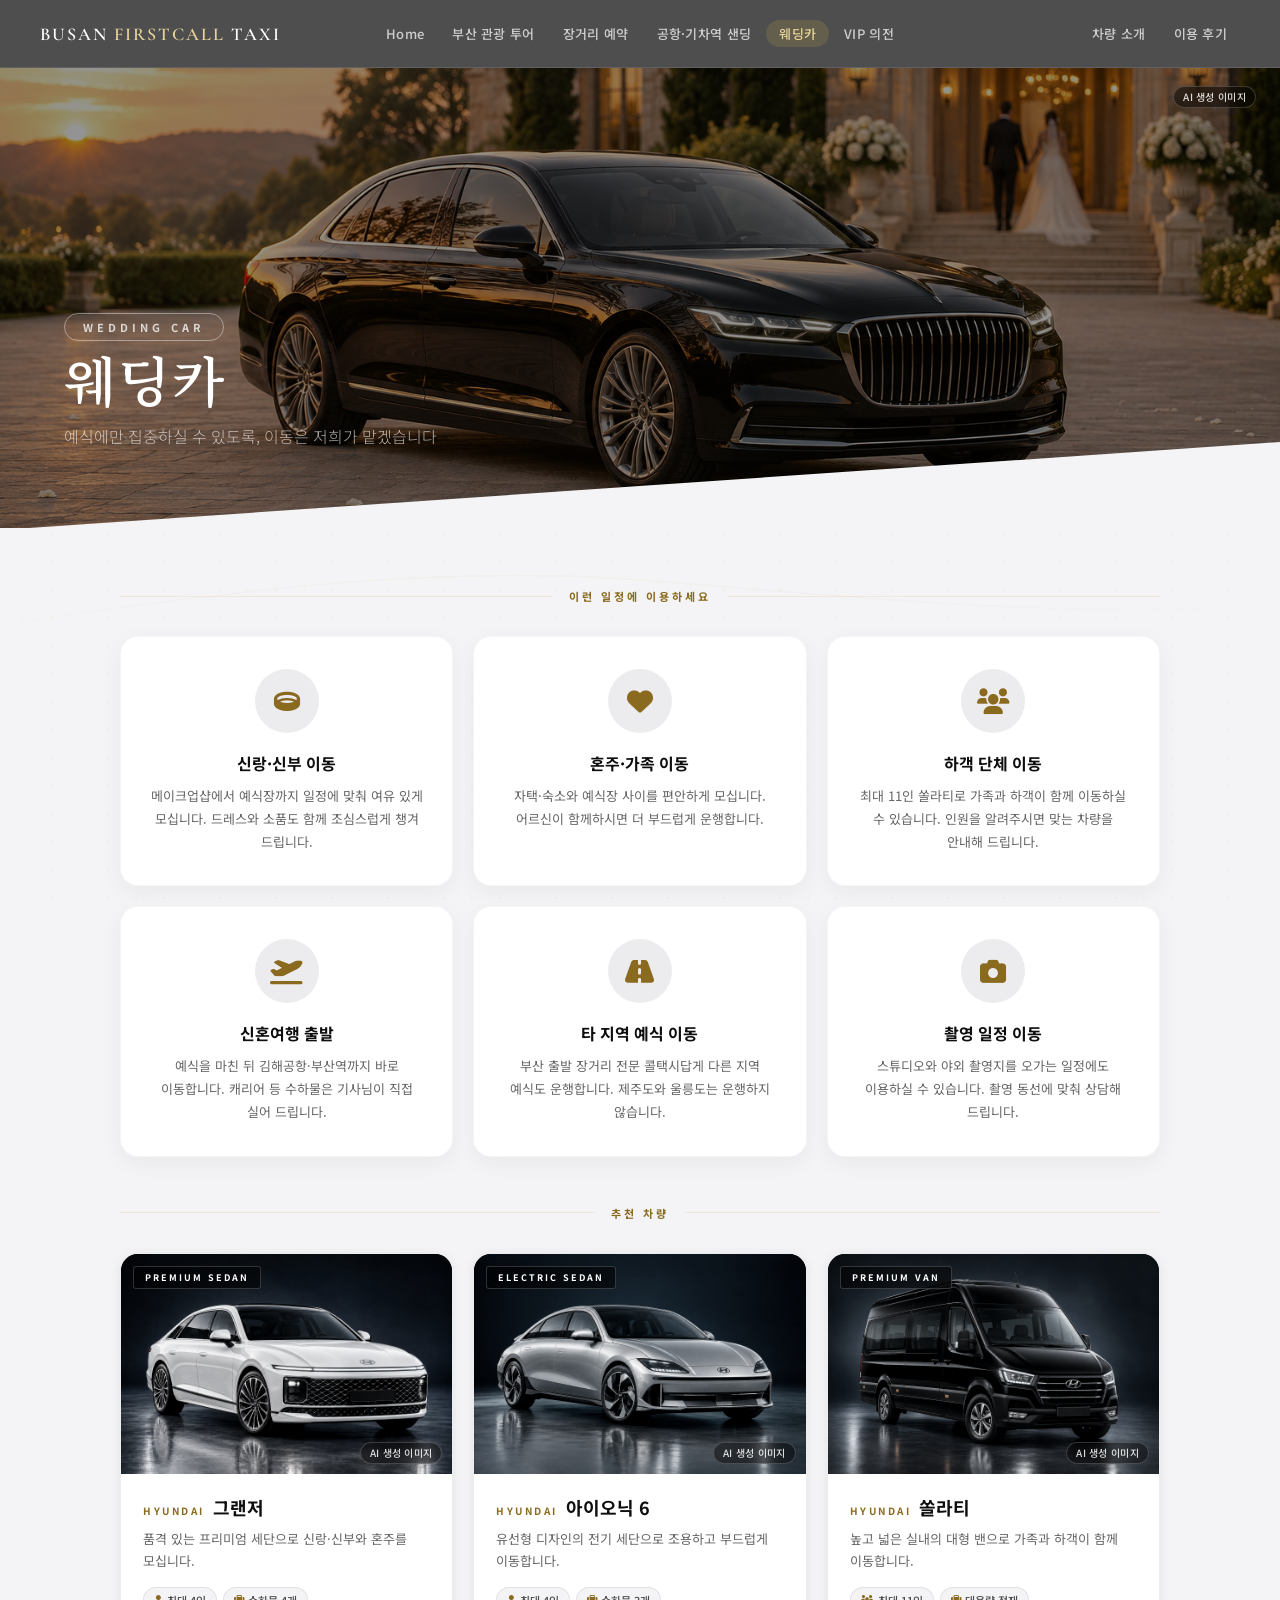
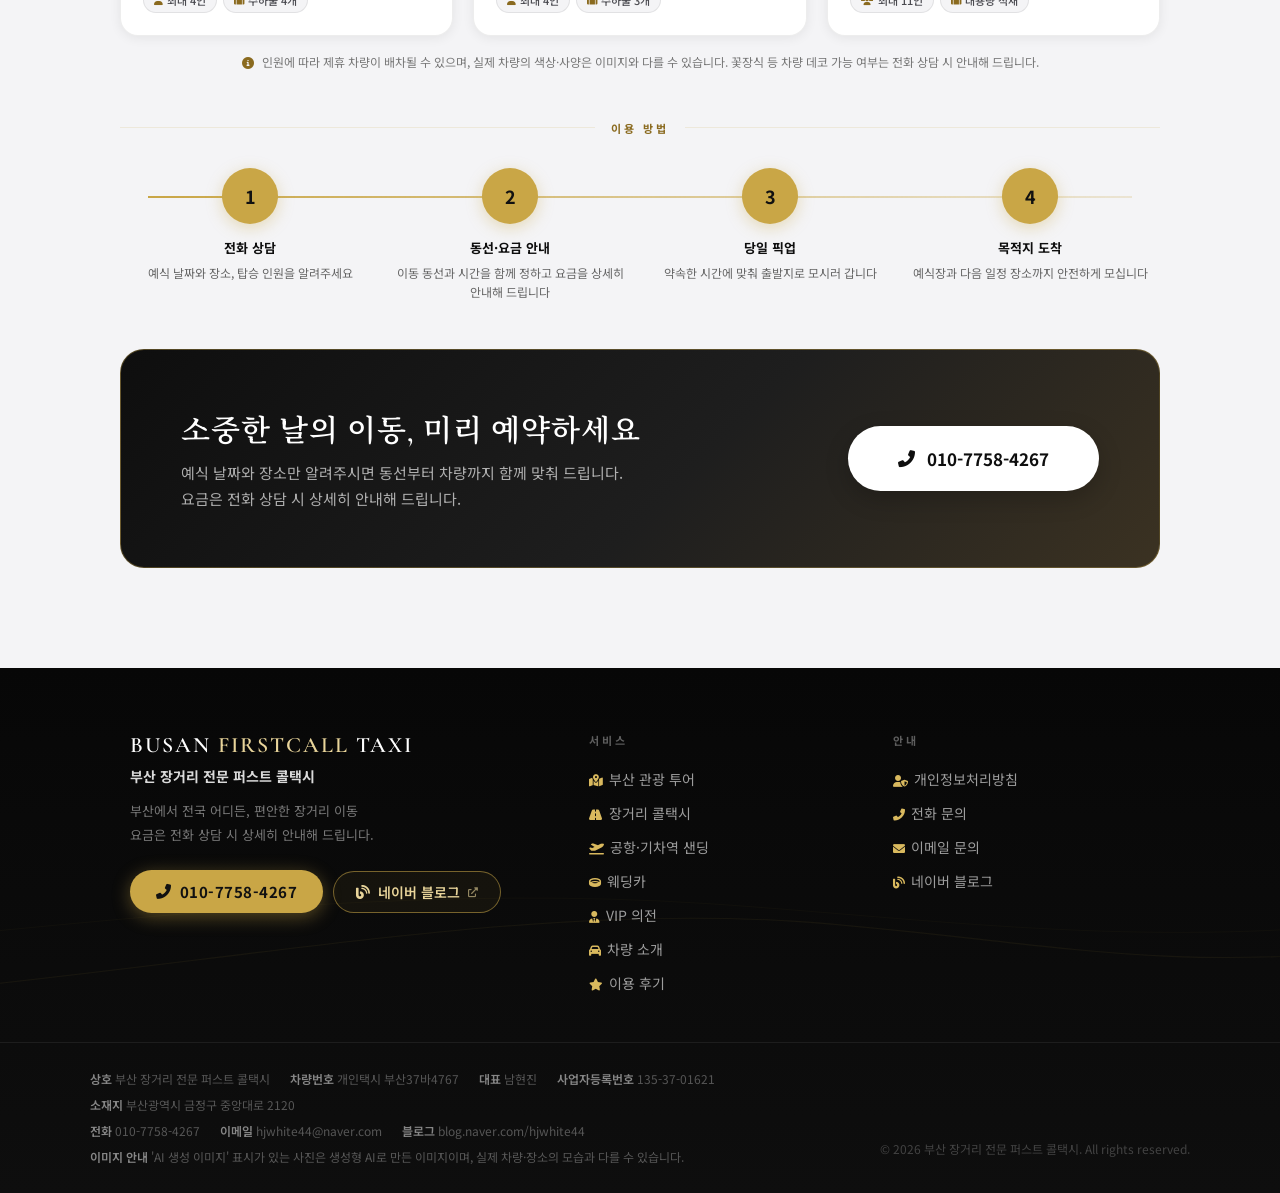
<file: wedding-car.html>
<!DOCTYPE html>
<html lang="ko">
<head>
    <meta charset="UTF-8">
    <meta name="theme-color" content="#0E0E0E">
    <meta name="viewport" content="width=device-width, initial-scale=1.0">
    <meta property="og:type" content="website">
    <meta property="og:url" content="https://busanfirstcall.com/wedding-car.html">
    <meta property="og:title" content="웨딩카 예약 | 부산 장거리 전문 퍼스트 콜택시">
    <meta property="og:description" content="예식 당일 신랑·신부와 혼주 이동부터 신혼여행 공항 샌딩까지. 부산 출발 타 지역 예식도 운행합니다. 요금은 전화 상담으로 상세 안내.">
    <meta property="og:image" content="https://busanfirstcall.com/og-image.jpg">
    <meta property="og:site_name" content="부산 장거리 전문 퍼스트 콜택시">
    <meta name="twitter:card" content="summary_large_image">
    <meta name="twitter:title" content="웨딩카 예약 | 부산 장거리 전문 퍼스트 콜택시">
    <meta name="twitter:description" content="예식 당일 신랑·신부와 혼주 이동부터 신혼여행 공항 샌딩까지. 부산 출발 타 지역 예식도 운행합니다. 요금은 전화 상담으로 상세 안내.">
    <meta name="description" content="예식 당일 신랑·신부와 혼주 이동부터 신혼여행 공항 샌딩까지. 부산 출발 타 지역 예식도 운행합니다. 요금은 전화 상담으로 상세 안내.">
    <title>웨딩카 예약 | 부산 장거리 전문 퍼스트 콜택시</title>
    <link rel="canonical" href="https://busanfirstcall.com/wedding-car.html">
    <link rel="icon" href="favicon.ico" type="image/x-icon">
    <link href="https://fonts.googleapis.com/css2?family=Noto+Sans+KR:wght@300;400;500;700&family=Cormorant+Garamond:ital,wght@0,300;0,600;0,700;1,300;1,600&family=Noto+Serif+KR:wght@300;500;600;700&display=swap" rel="stylesheet">
    <link rel="stylesheet" href="https://cdnjs.cloudflare.com/ajax/libs/font-awesome/6.0.0/css/all.min.css">
    <style>
        :root{--primary:#0E0E0E;--point:#8A6A1F;--point-bg:#C9A646;--point-light:#ECECEF;--bg-main:#F4F4F6;--white:#ffffff;--text-dark:#333333;--text-gray:#666666}
        *,*::before,*::after{box-sizing:border-box}
        body,html{margin:0;padding:0;font-family:'Noto Sans KR',sans-serif;background-color:#F4F4F6;color:var(--text-dark);overflow-x:hidden}
        a{text-decoration:none;color:inherit}

        /* ── 히어로 ── */
        .page-header{padding:0;position:relative;height:460px;overflow:hidden;display:flex;align-items:flex-end}
        /* 이미지 파일이 없으면 뒤쪽 그라데이션이 대신 보입니다 */
        .page-header::before{content:'';position:absolute;inset:0;background-image:url('웨딩.png'),linear-gradient(135deg,#1E1E1E 0%,#2A2A2A 55%,#5A4A2E 100%);background-size:cover;background-position:center;filter:brightness(.58);transition:transform 20s ease-out}
        .page-header:hover::before{transform:scale(1.04)}
        .page-header::after{content:'';position:absolute;bottom:-2px;left:0;width:100%;height:88px;background:#F4F4F6;clip-path:polygon(0 100%,100% 0,100% 100%)}
        .page-header-inner{position:relative;z-index:2;padding:0 64px 80px;width:100%}
        .eyebrow{display:inline-block;border:1px solid rgba(255,255,255,.4);color:rgba(255,255,255,.75);font-size:11px;font-weight:700;letter-spacing:4px;padding:5px 18px;border-radius:30px;margin-bottom:14px}
        .page-header h1{font-family:'Cormorant Garamond',serif!important;font-size:54px;color:#fff;margin:0 0 10px;letter-spacing:2px;line-height:1.1;font-weight:600}
        .page-header p{font-size:16px;color:rgba(255,255,255,.65);margin:0;font-weight:300;word-break:keep-all}

        /* ── 컨텐츠 ── */
        .content{max-width:1100px;margin:0 auto 100px;padding:60px 30px 0}

        /* ── 섹션 라벨 ── */
        .section-label{display:flex;align-items:center;gap:16px;margin-bottom:32px}
        .section-label .line{flex:1;height:1px;background:rgba(201,166,70,.15)}
        .section-label span{font-size:11px;font-weight:700;letter-spacing:3px;color:#8A6A1F;white-space:nowrap}

        /* ── 특징 그리드 ── */
        .feature-grid{display:grid;grid-template-columns:repeat(3,1fr);gap:20px;margin-bottom:48px}
        .feature-card{background:#F4F4F6;border-radius:18px;padding:32px 26px;text-align:center;box-shadow:0 6px 22px rgba(0,0,0,.05);border:1px solid rgba(0,0,0,.04);transition:transform .4s,box-shadow .4s,opacity .5s;opacity:0;transform:translateY(24px)}
        .feature-card.visible{opacity:1;transform:translateY(0)}
        .feature-card:hover{transform:translateY(-6px);box-shadow:0 16px 40px rgba(201,166,70,.1)}
        .feature-icon-wrap{width:64px;height:64px;border-radius:50%;background:var(--point-light);display:flex;align-items:center;justify-content:center;margin:0 auto 18px}
        .feature-icon-wrap i{font-size:26px;color:var(--point)}
        .feature-card h3{font-size:16px;font-weight:700;color:var(--primary);margin:0 0 10px}
        .feature-card p{font-size:13px;color:var(--text-gray);line-height:1.75;margin:0;word-break:keep-all}

        /* ── 추천 차량 ── */
        .car-grid{display:grid;grid-template-columns:repeat(3,1fr);gap:20px;margin-bottom:16px}
        .car-card{background:#fff;border-radius:18px;overflow:hidden;box-shadow:0 2px 12px rgba(0,0,0,.07);border:1px solid rgba(0,0,0,.07);display:flex;flex-direction:column;transition:transform .4s,box-shadow .4s,opacity .5s;opacity:0;transform:translateY(24px)}
        .car-card.visible{opacity:1;transform:translateY(0)}
        .car-card:hover{transform:translateY(-6px);box-shadow:0 16px 40px rgba(201,166,70,.13)}
        .car-img{position:relative;aspect-ratio:3/2;overflow:hidden;background:#111}
        .car-img img{width:100%;height:100%;object-fit:cover;object-position:center 55%;display:block;filter:saturate(.3) brightness(.97) contrast(1.04)}
        .car-badge{position:absolute;top:12px;left:12px;background:rgba(0,0,0,.52);backdrop-filter:blur(10px);-webkit-backdrop-filter:blur(10px);border:1px solid rgba(255,255,255,.18);color:#fff;font-size:9px;font-weight:700;letter-spacing:2px;padding:4px 11px;border-radius:3px}
        .car-body{padding:20px 22px 22px;display:flex;flex-direction:column;flex-grow:1}
        .car-body h3{font-size:18px;font-weight:700;color:var(--primary);margin:0 0 8px;display:flex;align-items:baseline;gap:8px}
        .car-body h3 span{font-size:10px;font-weight:700;letter-spacing:2.5px;color:var(--point)}
        .car-body p{font-size:13px;color:var(--text-gray);line-height:1.7;margin:0 0 14px;flex-grow:1;word-break:keep-all}
        .car-specs{display:flex;gap:6px;flex-wrap:wrap}
        .car-specs span{display:inline-flex;align-items:center;gap:4px;background:#F4F4F6;color:#4A4A50;font-size:11px;font-weight:500;padding:4px 10px;border-radius:20px;border:1px solid rgba(0,0,0,.08)}
        .car-specs i{color:var(--point);font-size:10px}
        .car-note{margin:0 0 48px;text-align:center;font-size:12px;line-height:1.7;color:#777;word-break:keep-all}
        .car-note i{color:var(--point);margin-right:5px}

        /* ── 이용 프로세스 ── */
        .process-section{margin-bottom:48px}
        .process-steps{display:flex;gap:0;position:relative}
        .process-steps::before{content:'';position:absolute;top:28px;left:28px;right:28px;height:2px;background:linear-gradient(90deg,var(--point-bg),rgba(201,166,70,.2));z-index:0}
        .process-step{flex:1;text-align:center;position:relative;z-index:1;opacity:0;transform:translateY(16px);transition:opacity .5s,transform .5s}
        .process-step.visible{opacity:1;transform:translateY(0)}
        .step-num{width:56px;height:56px;border-radius:50%;background:var(--point-bg);color:#111111;font-size:18px;font-weight:700;display:flex;align-items:center;justify-content:center;margin:0 auto 14px;box-shadow:0 4px 16px rgba(201,166,70,.35)}
        .step-label{font-size:13px;font-weight:700;color:var(--primary);margin-bottom:6px}
        .step-desc{font-size:12px;color:var(--text-gray);line-height:1.6;padding:0 8px;word-break:keep-all}

        /* ── CTA ── */
        .cta-box{background:linear-gradient(135deg,#0E0E0E 0%,#1E1E1E 55%,#3B3222 100%);border-radius:24px;padding:56px 60px;display:flex;align-items:center;justify-content:space-between;gap:40px}
        .cta-box h2{font-family:'Cormorant Garamond',serif!important;font-size:30px;color:#fff;margin:0 0 10px;font-weight:600;letter-spacing:1px;word-break:keep-all}
        .cta-box p{font-size:15px;color:rgba(255,255,255,.65);margin:0;line-height:1.7;word-break:keep-all}
        .btn-cta{display:inline-flex;align-items:center;gap:12px;padding:20px 50px;background:#fff;color:var(--primary);border-radius:40px;font-size:17px;font-weight:700;white-space:nowrap;box-shadow:0 8px 24px rgba(0,0,0,.2);transition:.3s;flex-shrink:0}
        .btn-cta:hover{background:var(--point-bg);color:#111111;transform:scale(1.04)}

        #page-transition-overlay{position:fixed;top:0;left:0;width:100%;height:100%;background:#F4F4F6;z-index:9999;opacity:0;pointer-events:none;transition:opacity .4s ease}

        @media(max-width:900px){
            .feature-grid{grid-template-columns:repeat(2,1fr)}
            .car-grid{grid-template-columns:repeat(2,1fr)}
            .process-steps{flex-direction:column;gap:16px;align-items:center}
            .process-steps::before{display:none}
            .process-step{width:100%;max-width:340px}
            .cta-box{flex-direction:column;padding:36px 24px;text-align:center}
            .btn-cta{width:100%;justify-content:center;padding:16px 24px;font-size:15px}
            .page-header h1{font-size:36px}
            .page-header-inner{padding:0 24px 60px}
        }
        @media(max-width:600px){
            .page-header{height:320px}
            .page-header h1{font-size:28px}
            .feature-grid,.car-grid{grid-template-columns:1fr}
            .content{padding:40px 16px 0}
        }
    </style>
    <link rel="stylesheet" href="common.css">
</head>
<body>
    <script src="header.js"></script>
    <div id="page-transition-overlay"></div>

    <div class="page-header">
        <span class="bmt-ai-badge bmt-ai-badge--hero">AI 생성 이미지</span>
        <div class="page-header-inner">
            <span class="eyebrow">WEDDING CAR</span>
            <h1>웨딩카</h1>
            <p>예식에만 집중하실 수 있도록, 이동은 저희가 맡겠습니다</p>
        </div>
    </div>

    <div class="content">

        <div class="section-label">
            <div class="line"></div>
            <span>이런 일정에 이용하세요</span>
            <div class="line"></div>
        </div>
        <div class="feature-grid">
            <div class="feature-card">
                <div class="feature-icon-wrap"><i class="fas fa-ring"></i></div>
                <h3>신랑·신부 이동</h3>
                <p>메이크업샵에서 예식장까지 일정에 맞춰 여유 있게 모십니다. 드레스와 소품도 함께 조심스럽게 챙겨 드립니다.</p>
            </div>
            <div class="feature-card">
                <div class="feature-icon-wrap"><i class="fas fa-heart"></i></div>
                <h3>혼주·가족 이동</h3>
                <p>자택·숙소와 예식장 사이를 편안하게 모십니다. 어르신이 함께하시면 더 부드럽게 운행합니다.</p>
            </div>
            <div class="feature-card">
                <div class="feature-icon-wrap"><i class="fas fa-users"></i></div>
                <h3>하객 단체 이동</h3>
                <p>최대 11인 쏠라티로 가족과 하객이 함께 이동하실 수 있습니다. 인원을 알려주시면 맞는 차량을 안내해 드립니다.</p>
            </div>
            <div class="feature-card">
                <div class="feature-icon-wrap"><i class="fas fa-plane-departure"></i></div>
                <h3>신혼여행 출발</h3>
                <p>예식을 마친 뒤 김해공항·부산역까지 바로 이동합니다. 캐리어 등 수하물은 기사님이 직접 실어 드립니다.</p>
            </div>
            <div class="feature-card">
                <div class="feature-icon-wrap"><i class="fas fa-road"></i></div>
                <h3>타 지역 예식 이동</h3>
                <p>부산 출발 장거리 전문 콜택시답게 다른 지역 예식도 운행합니다. 제주도와 울릉도는 운행하지 않습니다.</p>
            </div>
            <div class="feature-card">
                <div class="feature-icon-wrap"><i class="fas fa-camera"></i></div>
                <h3>촬영 일정 이동</h3>
                <p>스튜디오와 야외 촬영지를 오가는 일정에도 이용하실 수 있습니다. 촬영 동선에 맞춰 상담해 드립니다.</p>
            </div>
        </div>

        <div class="section-label">
            <div class="line"></div>
            <span>추천 차량</span>
            <div class="line"></div>
        </div>
        <div class="car-grid">
            <div class="car-card">
                <div class="car-img"><img loading="lazy" width="1536" height="1024" src="grandeur.png" alt="현대 그랜저"><span class="bmt-ai-badge bmt-ai-badge--br">AI 생성 이미지</span><span class="car-badge">PREMIUM SEDAN</span></div>
                <div class="car-body">
                    <h3><span>HYUNDAI</span>그랜저</h3>
                    <p>품격 있는 프리미엄 세단으로 신랑·신부와 혼주를 모십니다.</p>
                    <div class="car-specs"><span><i class="fas fa-user"></i> 최대 4인</span><span><i class="fas fa-suitcase"></i> 수하물 4개</span></div>
                </div>
            </div>
            <div class="car-card">
                <div class="car-img"><img loading="lazy" width="1536" height="1024" src="ioniq6.png" alt="아이오닉 6"><span class="bmt-ai-badge bmt-ai-badge--br">AI 생성 이미지</span><span class="car-badge">ELECTRIC SEDAN</span></div>
                <div class="car-body">
                    <h3><span>HYUNDAI</span>아이오닉 6</h3>
                    <p>유선형 디자인의 전기 세단으로 조용하고 부드럽게 이동합니다.</p>
                    <div class="car-specs"><span><i class="fas fa-user"></i> 최대 4인</span><span><i class="fas fa-suitcase"></i> 수하물 3개</span></div>
                </div>
            </div>
            <div class="car-card">
                <div class="car-img"><img loading="lazy" width="1536" height="1024" src="solati.png" alt="현대 쏠라티 블랙"><span class="bmt-ai-badge bmt-ai-badge--br">AI 생성 이미지</span><span class="car-badge">PREMIUM VAN</span></div>
                <div class="car-body">
                    <h3><span>HYUNDAI</span>쏠라티</h3>
                    <p>높고 넓은 실내의 대형 밴으로 가족과 하객이 함께 이동합니다.</p>
                    <div class="car-specs"><span><i class="fas fa-users"></i> 최대 11인</span><span><i class="fas fa-suitcase"></i> 대용량 적재</span></div>
                </div>
            </div>
        </div>
        <p class="car-note"><i class="fas fa-info-circle"></i> 인원에 따라 제휴 차량이 배차될 수 있으며, 실제 차량의 색상·사양은 이미지와 다를 수 있습니다. 꽃장식 등 차량 데코 가능 여부는 전화 상담 시 안내해 드립니다.</p>

        <div class="process-section">
            <div class="section-label">
                <div class="line"></div>
                <span>이용 방법</span>
                <div class="line"></div>
            </div>
            <div class="process-steps">
            <div class="process-step">
                <div class="step-num">1</div>
                <div class="step-label">전화 상담</div>
                <div class="step-desc">예식 날짜와 장소, 탑승 인원을 알려주세요</div>
            </div>
            <div class="process-step">
                <div class="step-num">2</div>
                <div class="step-label">동선·요금 안내</div>
                <div class="step-desc">이동 동선과 시간을 함께 정하고 요금을 상세히 안내해 드립니다</div>
            </div>
            <div class="process-step">
                <div class="step-num">3</div>
                <div class="step-label">당일 픽업</div>
                <div class="step-desc">약속한 시간에 맞춰 출발지로 모시러 갑니다</div>
            </div>
            <div class="process-step">
                <div class="step-num">4</div>
                <div class="step-label">목적지 도착</div>
                <div class="step-desc">예식장과 다음 일정 장소까지 안전하게 모십니다</div>
            </div>
            </div>
        </div>

        <div class="cta-box">
            <div>
                <h2>소중한 날의 이동, 미리 예약하세요</h2>
                <p>예식 날짜와 장소만 알려주시면 동선부터 차량까지 함께 맞춰 드립니다.<br>요금은 전화 상담 시 상세히 안내해 드립니다.</p>
            </div>
            <a href="tel:010-7758-4267" class="btn-cta"><i class="fas fa-phone-alt"></i> 010-7758-4267</a>
        </div>

    </div>

    <script>
        // 스크롤 애니메이션
        const animEls=document.querySelectorAll('.feature-card,.car-card,.process-step');
        const io=new IntersectionObserver(entries=>{
            entries.forEach((en,i)=>{
                if(en.isIntersecting){
                    setTimeout(()=>en.target.classList.add('visible'),i*100);
                    io.unobserve(en.target);
                }
            });
        },{threshold:.1});
        animEls.forEach(el=>io.observe(el));
    </script>
    <script src="common.js"></script>
    <script src="footer.js"></script>
</body>
</html>
</file>
<file: common.css>
/* ══════════════════════════════════════════
   부산 장거리 전문 퍼스트 콜택시 — 서브 페이지 공통 스타일
   도로·경로 토폴로지 맵 배경 패턴 (전체 화면 1장 커버)
══════════════════════════════════════════ */
body::before {
    content: '';
    position: fixed;
    inset: 0;
    z-index: 0;
    pointer-events: none;
    background-image:
        radial-gradient(circle, rgba(201,166,70,0.07) 1px, transparent 1px),
        url("data:image/svg+xml,%3Csvg xmlns='http://www.w3.org/2000/svg' viewBox='0 0 1440 900' preserveAspectRatio='xMidYMid slice'%3E%3Cdefs%3E%3ClinearGradient id='wg' x1='0' y1='0' x2='1' y2='0'%3E%3Cstop offset='0' stop-color='%23C9A646' stop-opacity='0'/%3E%3Cstop offset='0.4' stop-color='%23C9A646' stop-opacity='0.06'/%3E%3Cstop offset='1' stop-color='%23C9A646' stop-opacity='0'/%3E%3C/linearGradient%3E%3C/defs%3E%3Cg fill='none'%3E%3Cpath stroke='url(%23wg)' stroke-width='1.5' d='M-100,650 C200,610 450,560 720,580 C990,600 1200,630 1560,590'/%3E%3Cpath stroke='url(%23wg)' stroke-width='1.2' d='M-100,520 C180,485 420,445 700,462 C960,478 1180,510 1560,475'/%3E%3Cpath stroke='url(%23wg)' stroke-width='0.9' d='M-100,390 C160,360 400,330 680,348 C940,364 1160,395 1560,360'/%3E%3Cpath stroke='url(%23wg)' stroke-width='0.7' d='M-100,260 C140,235 380,215 660,230 C920,244 1140,272 1560,242'/%3E%3Cpath stroke='url(%23wg)' stroke-width='0.5' d='M-100,140 C120,118 360,102 640,116 C900,128 1120,152 1560,126'/%3E%3C/g%3E%3C/svg%3E");
    background-size: 28px 28px, 100% 100%;
    background-repeat: repeat, no-repeat;
    background-position: center, center;
}
body > * { position: relative; z-index: 1; }

/* 골드&블랙 강조 박스: 얇은 금색 테두리 */
.cta-box, .info-banner, .review-cta-banner, .fpb-inner,
.review-card.highlight, .pricing-card.featured {
    border: 1px solid rgba(201,166,70,0.35) !important;
}
::selection { background: rgba(201,166,70,0.35); }
</file>
